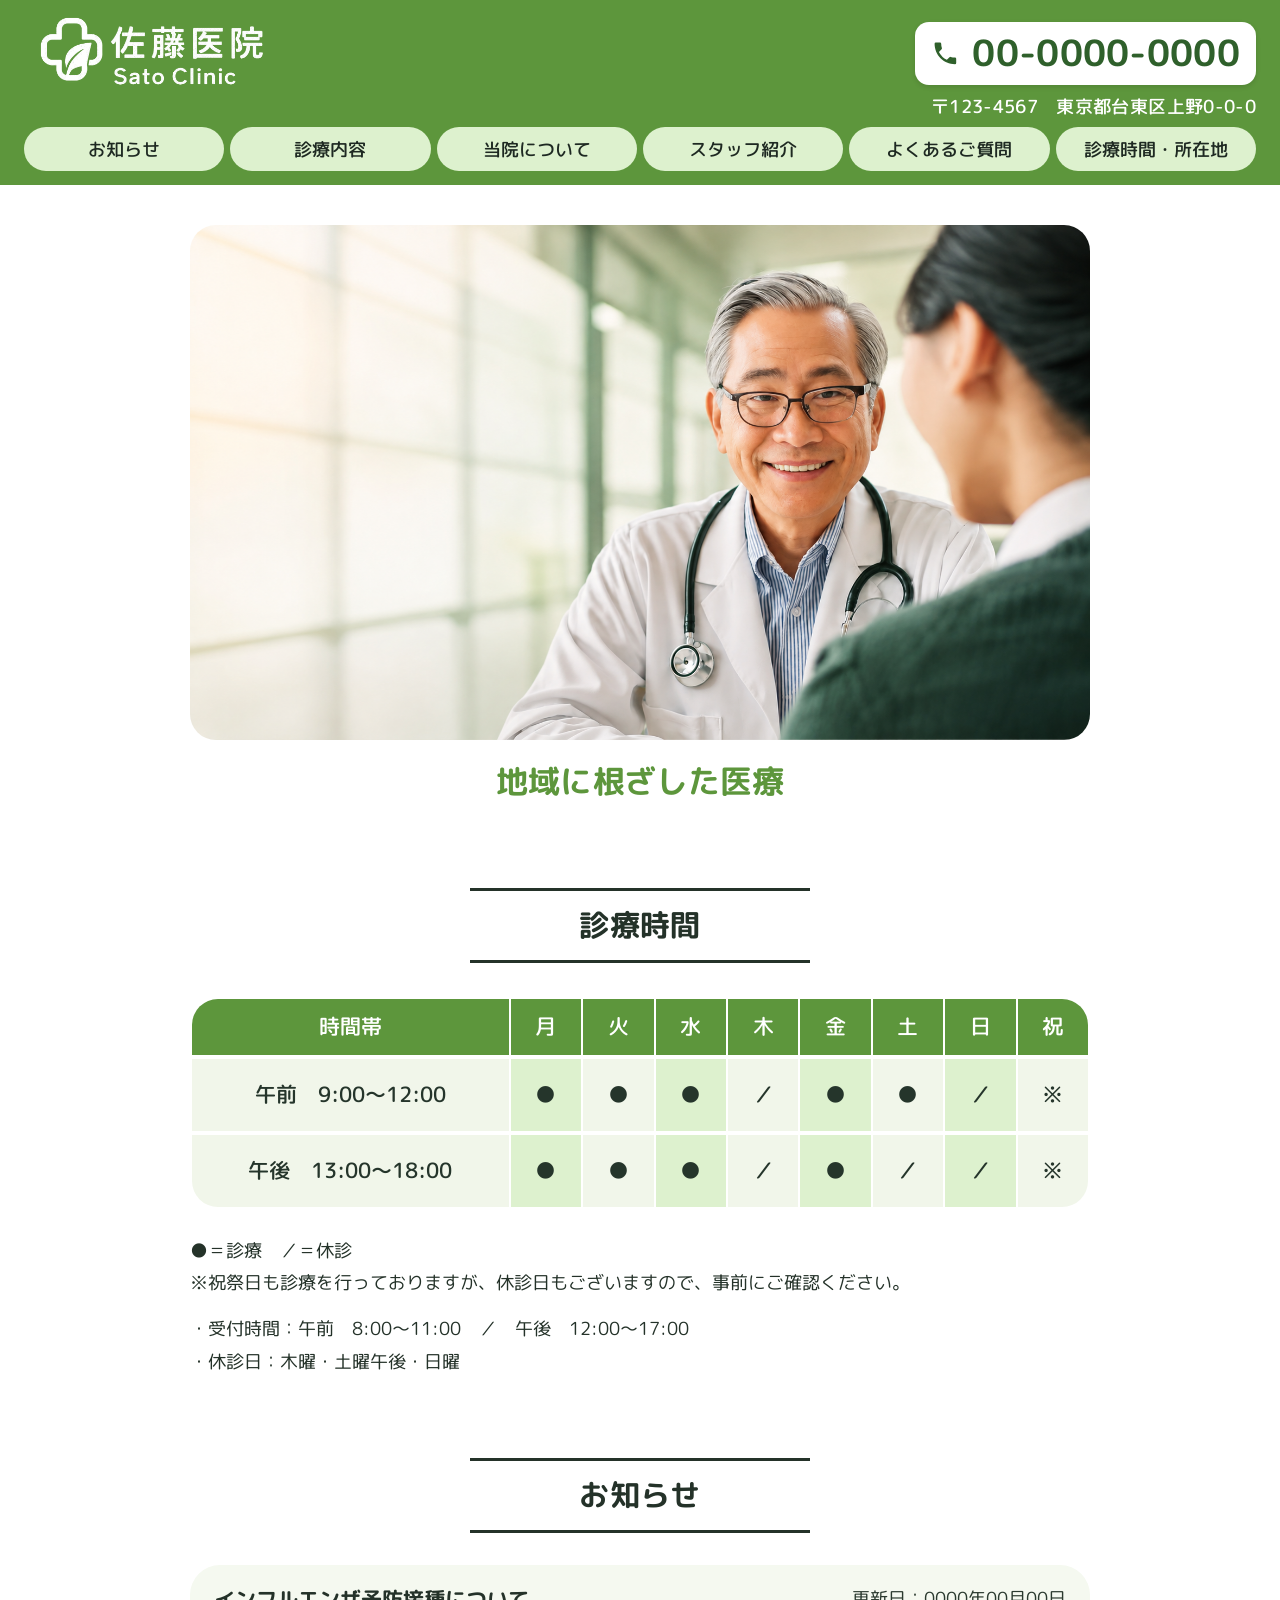
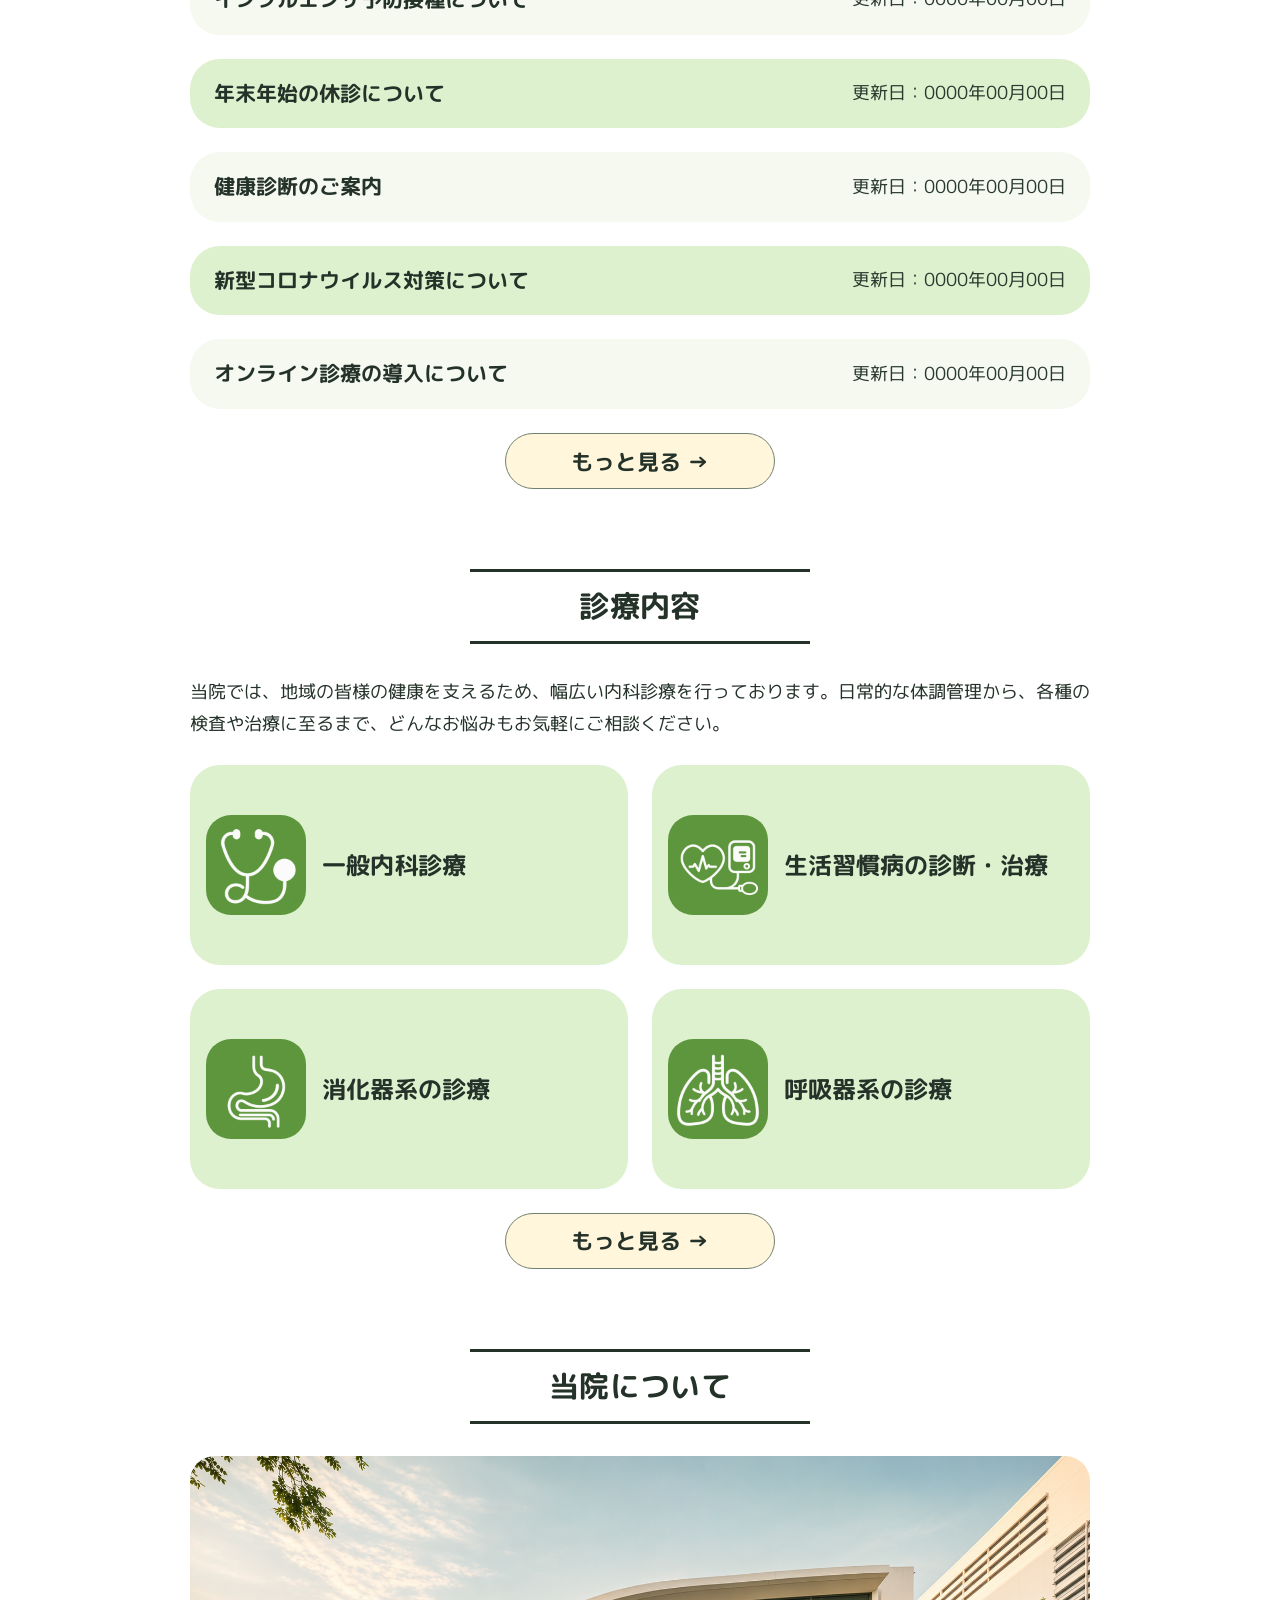
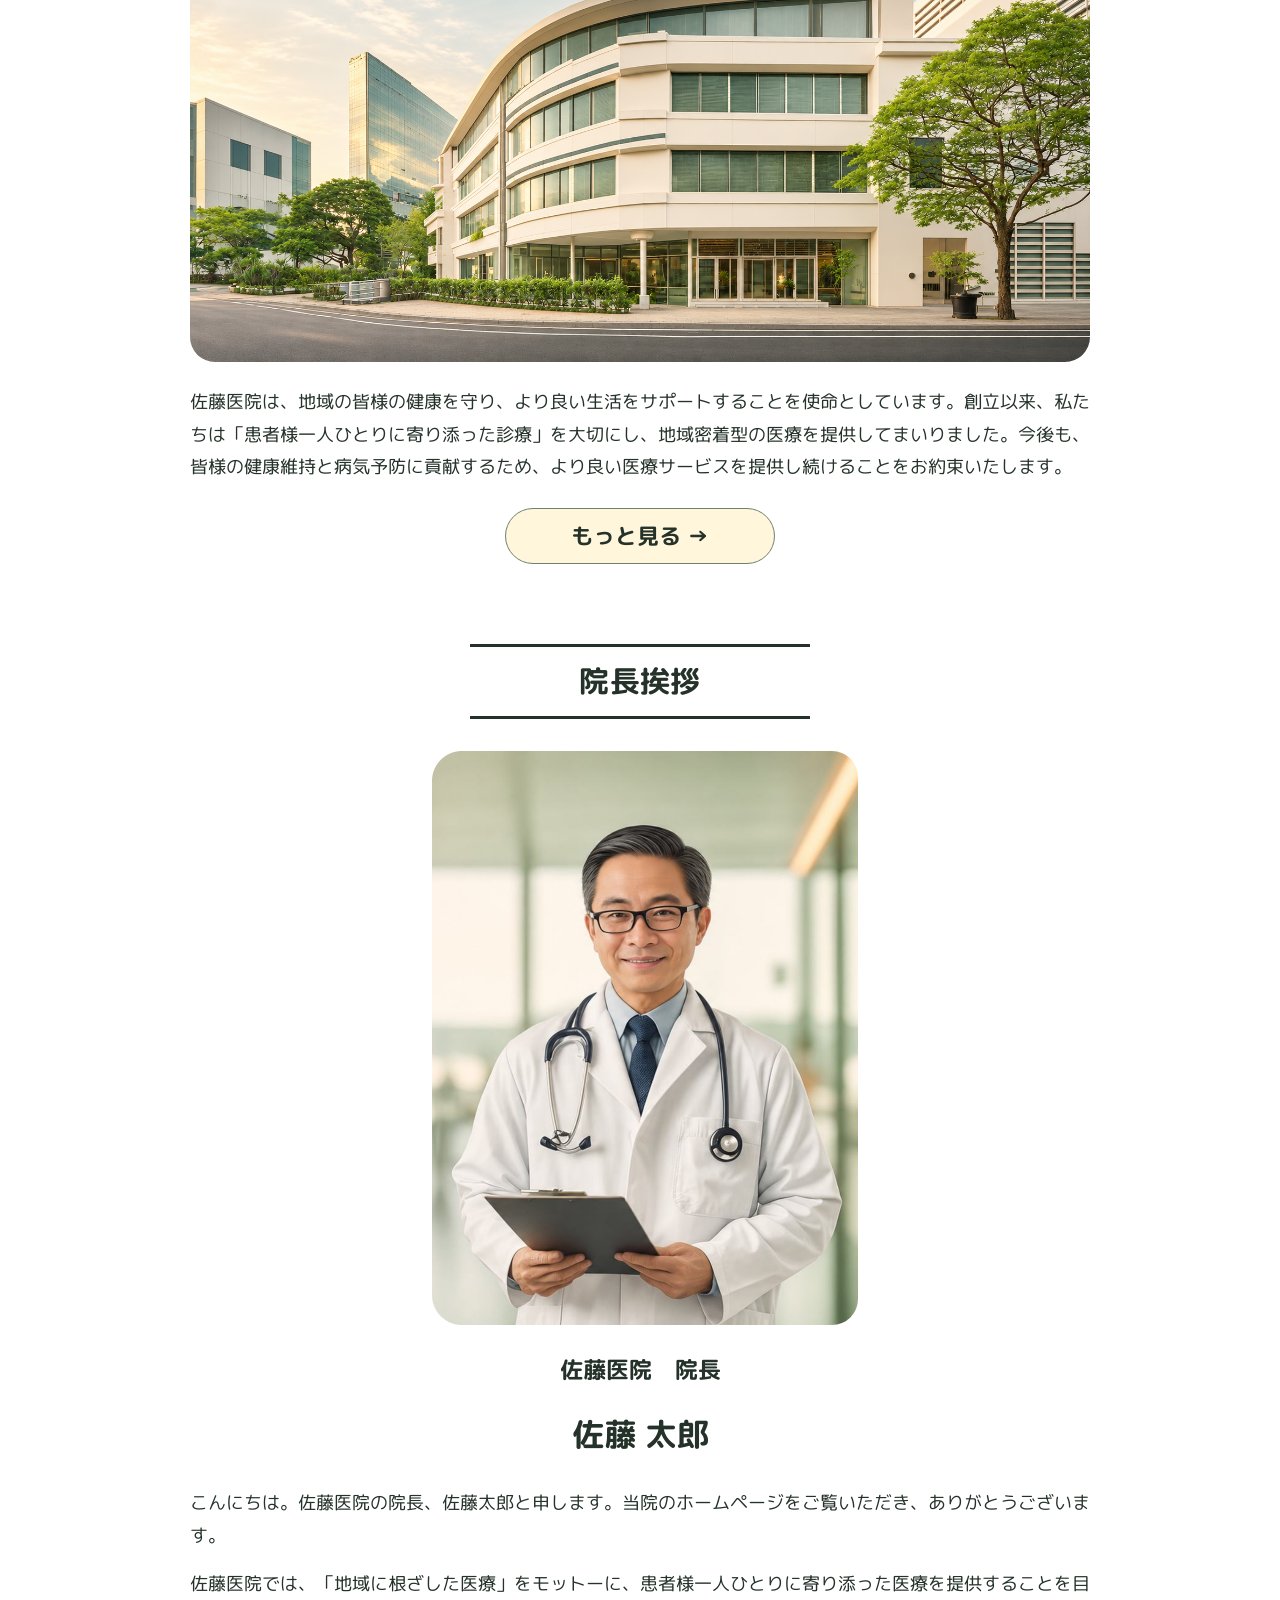
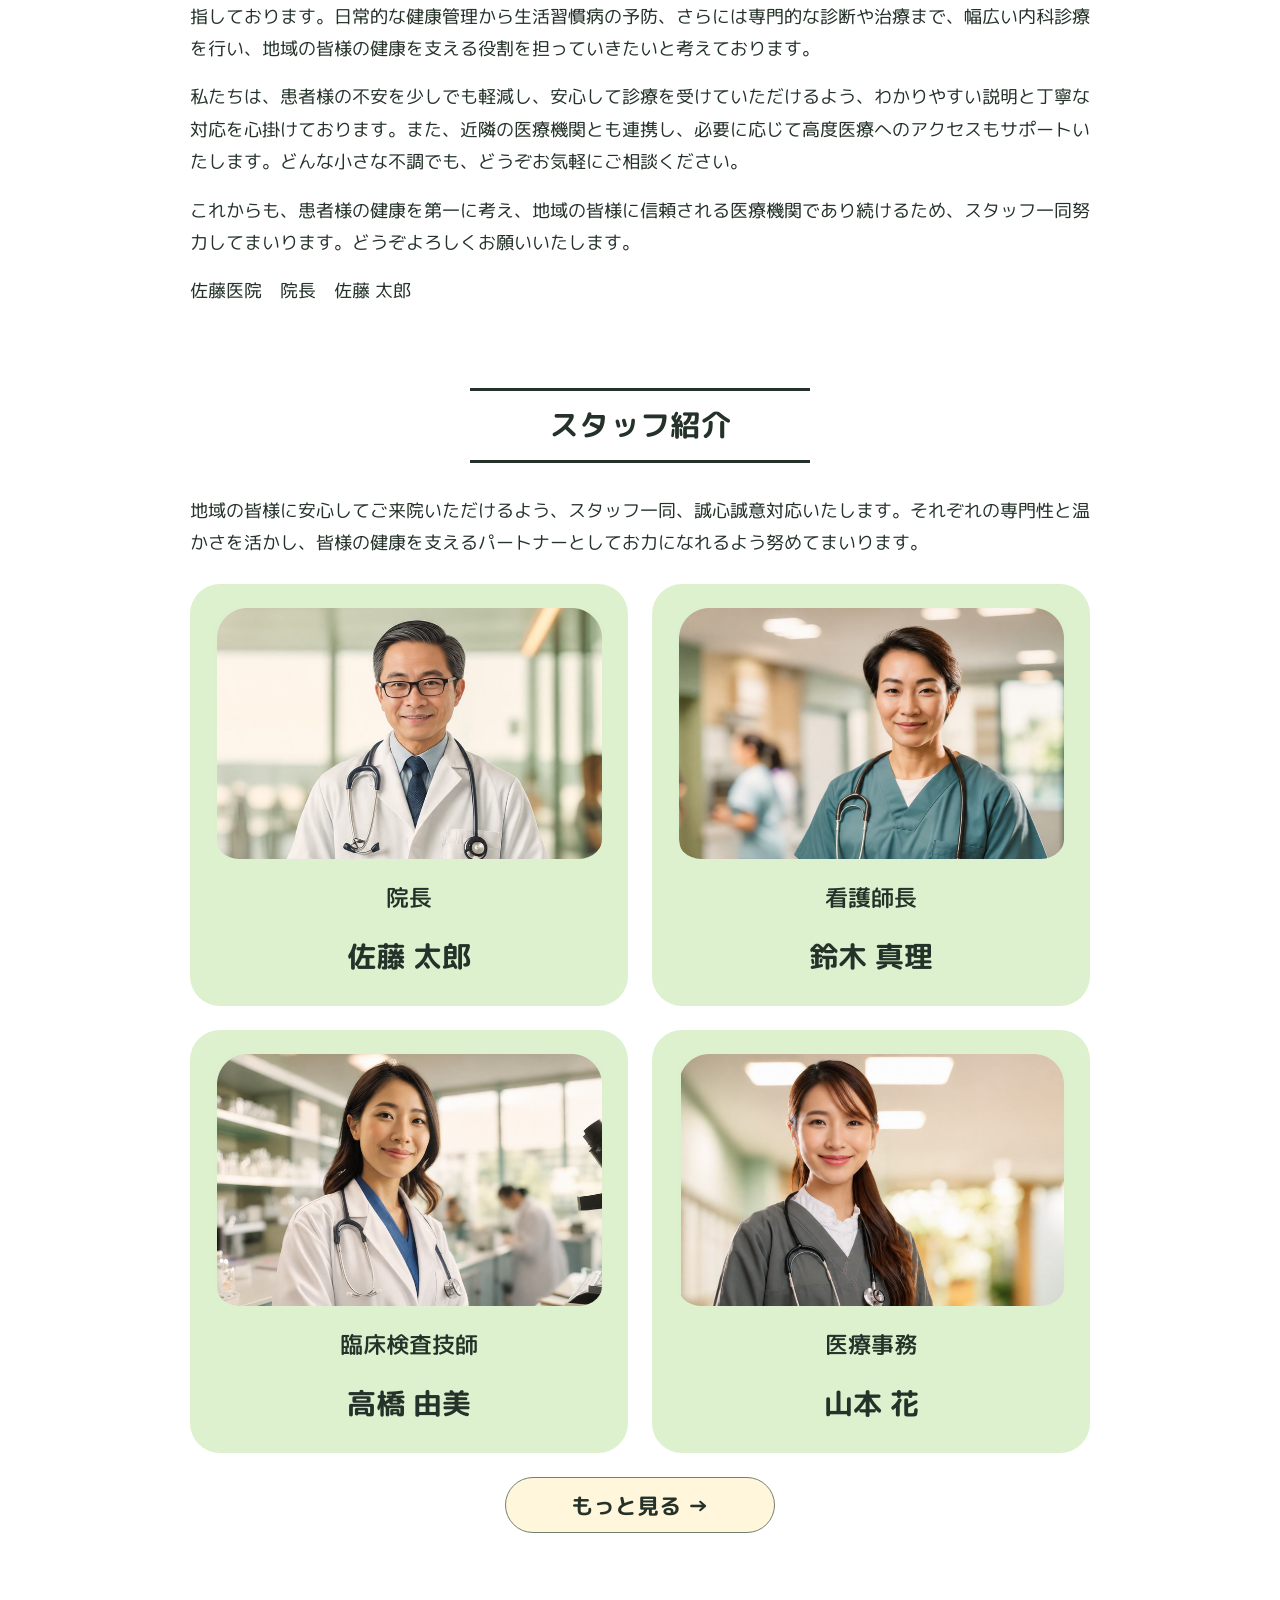
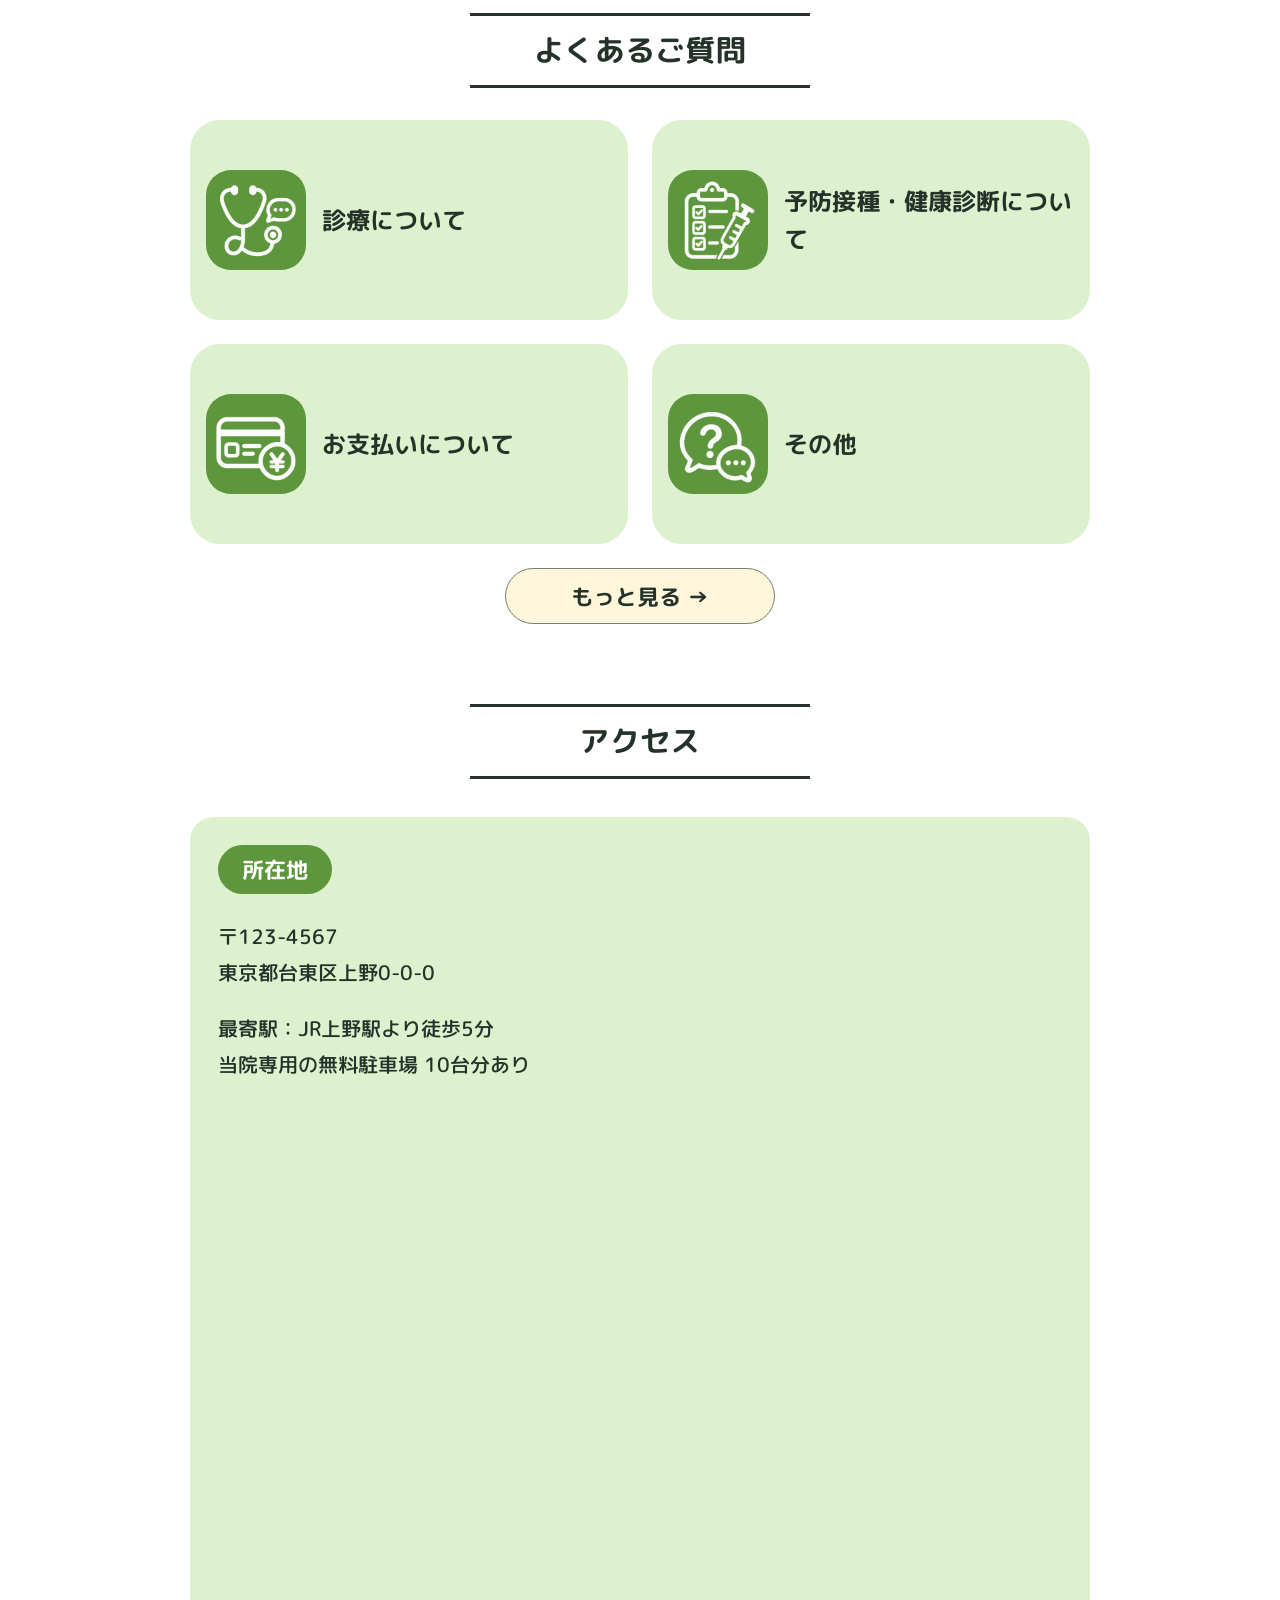
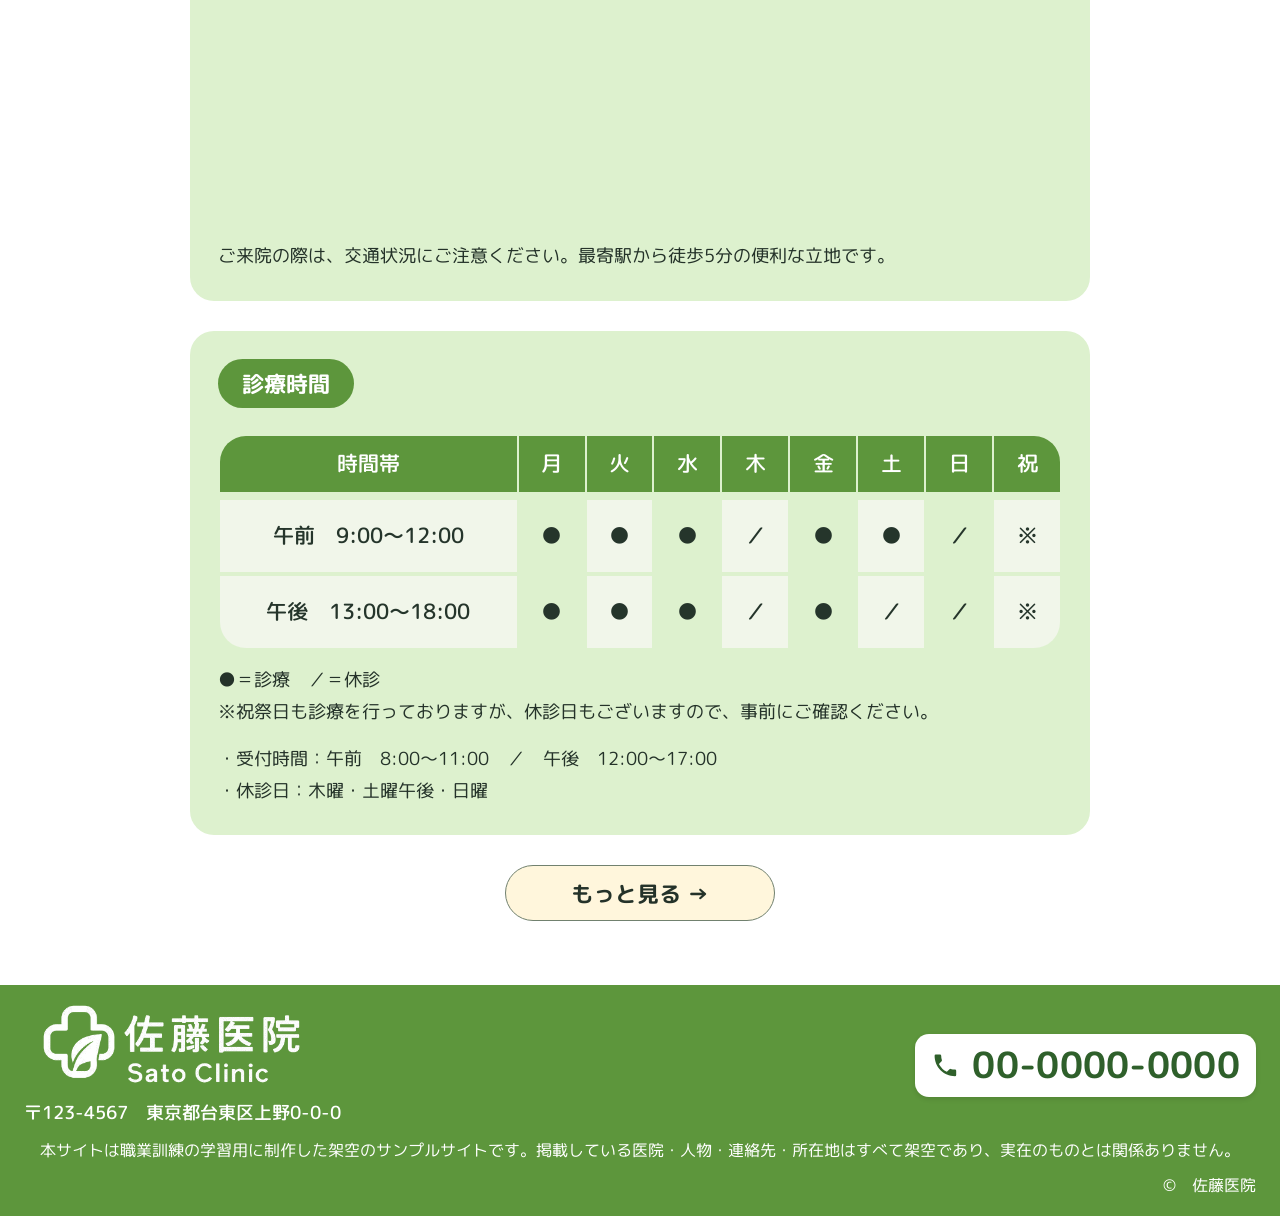
<file: index.html>
<!doctype html>
<html lang="ja">
  <head>
    <meta name="robots" content="noindex, nofollow">
    <meta charset="utf-8">
    <meta name="viewport" content="width=device-width, initial-scale=1">
    <title>トップページ | 佐藤医院</title>
    <meta name="description" content="佐藤医院のご案内。地域に根ざした医療をお届けします。">
    <link rel="preconnect" href="https://fonts.googleapis.com">
    <link rel="preconnect" href="https://fonts.gstatic.com" crossorigin>
    <link
      href="https://fonts.googleapis.com/css2?family=M+PLUS+Rounded+1c:wght@400;500;700&display=swap"
      rel="stylesheet"
    >
    <link rel="stylesheet" href="./css/style.css">
    <!-- 変更: PC用レイアウトを共通装飾の後に読み込み、将来の画面幅別指定を追加しやすくする。 -->
    <!-- 変更: トップページのセクション間隔をdesktop.cssのhome各項目と画面幅別の.home-main指定で拡張。 -->
    <link rel="stylesheet" href="./css/desktop.css">
  </head>
  <body class="home-page">
    <div class="site-frame">
      <header class="site-header">
        <!-- 変更: ロゴと連絡先は横並びを基本に、収まらない幅では折り返して重なりを防ぐ。 -->
        <div class="header-info">
          <a href="index.html" aria-label="佐藤医院 トップページ"><img src="./assets/logo.png" class="header-logo" alt="佐藤医院 Sato Clinic"></a>
          <!-- 変更: PCでは電話と住所をまとめ、スマホでは電話アイコンのみ表示する。 -->
          <div class="header-contact">
            <!-- 変更: 白い角丸の電話ボタン全体から電話をかけられるようにする。 -->
            <a class="header-phone" href="tel:0000000000" aria-label="電話をかける 00-0000-0000">
              <svg class="header-phone-icon" xmlns="http://www.w3.org/2000/svg" viewBox="0 0 24 24" fill="currentColor" aria-hidden="true" focusable="false">
                <path d="M6.62 10.79a15.05 15.05 0 0 0 6.59 6.59l2.2-2.2a1 1 0 0 1 1.02-.24c1.12.37 2.33.57 3.57.57a1 1 0 0 1 1 1V20a1 1 0 0 1-1 1C10.61 21 3 13.39 3 4a1 1 0 0 1 1-1h3.5a1 1 0 0 1 1 1c0 1.25.2 2.45.57 3.57a1 1 0 0 1-.25 1.02l-2.2 2.2Z"/>
              </svg>
              <span>00-0000-0000</span>
            </a>
            <!-- 変更: PCの郵便番号と住所は従来の全角スペースで横に並べ、スマホでは非表示にする。 -->
            <div class="header-address"><span class="header-postal">〒123-4567</span><span class="header-address-separator">　</span><span class="header-street">東京都台東区上野0-0-0</span></div>
          </div>
          <!-- 変更: スクロール後だけ表示し、既存の6項目を開閉する。 -->
          <button class="header-menu" type="button" aria-controls="main-navigation" aria-expanded="false" hidden>
            <span aria-hidden="true">☰</span> メニュー
          </button>
        </div>
        <!-- 変更: 768px以下は3列×2行。スクロール後は共通スクリプトで開閉する。 -->
        <nav id="main-navigation" class="site-nav" aria-label="メインナビゲーション">
          <a href="news.html">お知らせ</a>
          <a href="services.html">診療内容</a>
          <a href="about.html">当院について</a>
          <a href="staff.html">スタッフ紹介</a>
          <a href="faq.html">よくあるご質問</a>
          <a href="access.html"><span>診療時間<wbr>・所在地</span></a>
        </nav>
      </header>
      <main class="page-main home-main">
        <h1 class="sr-only">佐藤医院 トップページ</h1>
        <section class="block home-hero" >
          <img
            src="./assets/hero-consultation.png"
            class="hero-image home-hero-image"
            alt="医師が笑顔で相談を受ける様子"
          >
          <h2 class="home-hero-title"
          >地域に根ざした医療</h2>
        </section>
        <h2 class="block title-rule home-hours-title" >診療時間</h2>
        <table class="block hours-table home-hours-table" >
          <thead>
            <tr>
              <th>時間帯</th>
              <th>月</th>
              <th>火</th>
              <th>水</th>
              <th>木</th>
              <th>金</th>
              <th>土</th>
              <th>日</th>
              <th>祝</th>
            </tr>
          </thead>
          <tbody>
            <tr>
              <td>午前　9:00〜12:00</td>
              <td>●</td>
              <td>●</td>
              <td>●</td>
              <td>／</td>
              <td>●</td>
              <td>●</td>
              <td>／</td>
              <td>※</td>
            </tr>
            <tr>
              <td>午後　13:00〜18:00</td>
              <td>●</td>
              <td>●</td>
              <td>●</td>
              <td>／</td>
              <td>●</td>
              <td>／</td>
              <td>／</td>
              <td>※</td>
            </tr>
          </tbody>
        </table>
        <div class="block hours-notes home-hours-notes" >●＝診療　／＝休診<br>※祝祭日も診療を行っておりますが、休診日もございますので、事前にご確認ください。<br><span class="break"></span>・受付時間：午前　8:00〜11:00　／　午後　12:00〜17:00<br>・休診日：木曜・土曜午後・日曜</div>
        <h2 class="block title-rule home-news-title" >お知らせ</h2>
        <!-- 変更: 同じ枠内にタイトルと更新日を配置。日付はjs/news-dates.jsで記事ごとに共通管理する。 -->
        <a
          class="block news-row panel-soft home-news-1"
          href="news.html#influenza"
        >
          <span class="news-row-title">インフルエンザ予防接種について</span>
          <span class="news-updated" data-news-id="influenza">更新日：0000年00月00日</span>
        </a>
        <a
          class="block news-row panel home-news-2"
          href="news.html#new-year"
        >
          <span class="news-row-title">年末年始の休診について</span>
          <span class="news-updated" data-news-id="new-year">更新日：0000年00月00日</span>
        </a>
        <a
          class="block news-row panel-soft home-news-3"
          href="news.html#checkup"
        >
          <span class="news-row-title">健康診断のご案内</span>
          <span class="news-updated" data-news-id="checkup">更新日：0000年00月00日</span>
        </a>
        <a
          class="block news-row panel home-news-4"
          href="news.html#covid"
        >
          <span class="news-row-title">新型コロナウイルス対策について</span>
          <span class="news-updated" data-news-id="covid">更新日：0000年00月00日</span>
        </a>
        <a
          class="block news-row panel-soft home-news-5"
          href="news.html#online"
        >
          <span class="news-row-title">オンライン診療の導入について</span>
          <span class="news-updated" data-news-id="online">更新日：0000年00月00日</span>
        </a>
        <a class="block more-link home-news-more" href="news.html">もっと見る →</a>
        <h2 class="block title-rule home-services-title" >診療内容</h2>
        <div class="block copy home-services-intro" >
          <p>当院では、地域の皆様の健康を支えるため、幅広い内科診療を行っております。日常的な体調管理から、各種の検査や治療に至るまで、どんなお悩みもお気軽にご相談ください。</p>
        </div>
        <!-- 変更: 診療内容の4枚をまとめ、700px以上は2列、狭い画面は1列で読みやすさを保つ。 -->
        <div class="home-services-cards">
          <a
            class="block home-tile panel home-service-1"
            href="services.html#service-1"
          >
            <span class="icon-tile"><img src="./assets/icon-medical.png" alt="" class="" ></span>
            <h3>一般内科診療</h3>
          </a>
          <a
            class="block home-tile panel home-service-2"
            href="services.html#service-2"
          >
            <span class="icon-tile"><img src="./assets/icon-lifestyle.png" alt="" class="" ></span>
            <h3>生活習慣病の診断・治療</h3>
          </a>
          <a
            class="block home-tile panel home-service-3"
            href="services.html#service-3"
          >
            <span class="icon-tile"><img src="./assets/icon-stomach.png" alt="" class="" ></span>
            <h3>消化器系の診療</h3>
          </a>
          <a
            class="block home-tile panel home-service-4"
            href="services.html#service-4"
          >
            <span class="icon-tile"><img src="./assets/icon-lungs.png" alt="" class="" ></span>
            <h3>呼吸器系の診療</h3>
          </a>
        </div>
        <a class="block more-link home-services-more" href="services.html">もっと見る →</a>
        <h2 class="block title-rule home-about-title" >当院について</h2>
        <img
          class="block cover-image home-exterior"
          src="./assets/clinic-exterior.png"
          alt="佐藤医院の外観"
        >
        </img>
        <div class="block copy home-about-copy" >
          <p>佐藤医院は、地域の皆様の健康を守り、より良い生活をサポートすることを使命としています。創立以来、私たちは「患者様一人ひとりに寄り添った診療」を大切にし、地域密着型の医療を提供してまいりました。今後も、皆様の健康維持と病気予防に貢献するため、より良い医療サービスを提供し続けることをお約束いたします。</p>
        </div>
        <a class="block more-link home-about-more" href="about.html">もっと見る →</a>
        <h2 class="block title-rule home-greeting-title" >院長挨拶</h2>
        <img
          class="block staff-photo home-director-photo"
          src="./assets/figma-home-greeting.png"
          alt="佐藤医院 院長"
        >
        </img>
        <div class="block copy home-director-caption" >
          <p class="home-director-role">佐藤医院　院長</p>
          <p class="home-director-name">佐藤 太郎</p>
        </div>
        <div class="block copy home-greeting-copy" >
          <p>こんにちは。佐藤医院の院長、佐藤太郎と申します。当院のホームページをご覧いただき、ありがとうございます。</p>
          <p>佐藤医院では、「地域に根ざした医療」をモットーに、患者様一人ひとりに寄り添った医療を提供することを目指しております。日常的な健康管理から生活習慣病の予防、さらには専門的な診断や治療まで、幅広い内科診療を行い、地域の皆様の健康を支える役割を担っていきたいと考えております。</p>
          <p>私たちは、患者様の不安を少しでも軽減し、安心して診療を受けていただけるよう、わかりやすい説明と丁寧な対応を心掛けております。また、近隣の医療機関とも連携し、必要に応じて高度医療へのアクセスもサポートいたします。どんな小さな不調でも、どうぞお気軽にご相談ください。</p>
          <p>これからも、患者様の健康を第一に考え、地域の皆様に信頼される医療機関であり続けるため、スタッフ一同努力してまいります。どうぞよろしくお願いいたします。</p>
          <p>佐藤医院　院長　佐藤 太郎</p>
        </div>
        <h2 class="block title-rule home-staff-title" >スタッフ紹介</h2>
        <div class="block copy home-staff-intro" >
          <p>地域の皆様に安心してご来院いただけるよう、スタッフ一同、誠心誠意対応いたします。それぞれの専門性と温かさを活かし、皆様の健康を支えるパートナーとしてお力になれるよう努めてまいります。</p>
        </div>
        <!-- 変更: スタッフの4枚をまとめ、700px以上は2列、狭い画面は1列にして写真の幅を確保する。 -->
        <div class="home-staff-cards">
          <a class="block panel home-doctor-card" href="staff.html">
            <div class="home-staff-card-body">
              <img class="home-staff-card-image"
                src="./assets/figma-home-staff-doctor.png"
                alt="院長 佐藤 太郎"
              >
              <p class="home-staff-card-role">院長</p>
              <h3 class="home-staff-card-name">佐藤 太郎</h3>
            </div>
          </a>
          <a class="block panel home-nurse-card" href="staff.html">
            <div class="home-staff-card-body">
              <img class="home-staff-card-image"
                src="./assets/figma-home-staff-nurse.png"
                alt="看護師長 鈴木 真理"
              >
              <p class="home-staff-card-role">看護師長</p>
              <h3 class="home-staff-card-name">鈴木 真理</h3>
            </div>
          </a>
          <a class="block panel home-lab-card" href="staff.html">
            <div class="home-staff-card-body">
              <img class="home-staff-card-image"
                src="./assets/figma-home-staff-lab.png"
                alt="臨床検査技師 高橋 由美"
              >
              <p class="home-staff-card-role">臨床検査技師</p>
              <h3 class="home-staff-card-name">高橋 由美</h3>
            </div>
          </a>
          <a class="block panel home-admin-card" href="staff.html">
            <div class="home-staff-card-body">
              <img class="home-staff-card-image"
                src="./assets/figma-home-staff-admin.png"
                alt="医療事務 山本 花"
              >
              <p class="home-staff-card-role">医療事務</p>
              <h3 class="home-staff-card-name">山本 花</h3>
            </div>
          </a>
        </div>
        <a class="block more-link home-staff-more" href="staff.html">もっと見る →</a>
        <h2 class="block title-rule home-faq-title" >よくあるご質問</h2>
        <!-- 変更: FAQの4枚をまとめ、700px以上は2列、狭い画面は1列にして長い見出しを自然に改行する。 -->
        <div class="home-faq-categories">
          <a
            class="block home-tile panel home-faq-consultation"
            href="faq.html#consultation"
          >
            <span class="icon-tile"><img src="./assets/icon-faq-medical.png" alt="" class="" ></span>
            <h3>診療について</h3>
          </a>
          <a
            class="block home-tile panel home-faq-vaccination"
            href="faq.html#vaccination"
          >
            <span class="icon-tile"><img src="./assets/icon-checkup.png" alt="" class="" ></span>
            <h3>予防接種・健康診断について</h3>
          </a>
          <a
            class="block home-tile panel home-faq-payments"
            href="faq.html#payments"
          >
            <span class="icon-tile"><img src="./assets/icon-payment.png" alt="" class="" ></span>
            <h3>お支払いについて</h3>
          </a>
          <a
            class="block home-tile panel home-faq-other"
            href="faq.html#other"
          >
            <span class="icon-tile"><img src="./assets/icon-question.png" alt="" class="" ></span>
            <h3>その他</h3>
          </a>
        </div>
        <a class="block more-link home-faq-more" href="faq.html">もっと見る →</a>
        <section class="home-access-summary" id="access" aria-labelledby="home-access-heading">
          <h2 class="title-rule home-access-title" id="home-access-heading">アクセス</h2>
        <section
          class="block access-panel location-card home-location"
        >
          <span class="access-label">所在地</span>
          <div class="access-intro">
            <p>〒123-4567<br>東京都台東区上野0-0-0</p>
            <p>最寄駅：JR上野駅より徒歩5分<br>当院専用の無料駐車場 10台分あり</p>
          </div>
          <!-- 変更：静止画像assets/map.pngを、提供された公式URLのGoogleマップに置換。
               拡大・縮小、移動、Googleマップ本体への移動ができるようにするため。
               仮表示はJR上野駅周辺とし、架空の医院の所在地やマーカーは設定しない。
               既存のaccess-mapクラスで位置と角丸を維持し、元の画像ファイルも残す。 -->
          <iframe
            class="access-map"
            src="https://www.google.com/maps/embed?pb=!1m18!1m12!1m3!1d1619.771466651248!2d139.77473880651127!3d35.71286369311565!2m3!1f0!2f0!3f0!3m2!1i1024!2i768!4f13.1!3m3!1m2!1s0x60188e9e93d3060b%3A0x6c89b36d7b4f9244!2z5LiK6YeO6aeF!5e0!3m2!1sja!2sjp!4v1794796729285!5m2!1sja!2sjp"
            title="JR上野駅周辺のGoogleマップ（仮表示・佐藤医院の所在地ではありません）"
            width="820"
            height="450"
            allowfullscreen
            loading="lazy"
            referrerpolicy="strict-origin-when-cross-origin"
          ></iframe>
          <p class="access-caption">ご来院の際は、交通状況にご注意ください。最寄駅から徒歩5分の便利な立地です。</p>
        </section>
          <section class="access-panel home-access-hours-card" aria-labelledby="home-access-hours-heading">
            <h3 class="access-label" id="home-access-hours-heading">診療時間</h3>
            <div class="home-access-table-scroll" role="region" aria-label="診療時間表（横にスクロールできます）" tabindex="0">
        <table class="hours-table">
          <caption class="sr-only">診療時間</caption>
          <thead>
            <tr>
              <th>時間帯</th>
              <th>月</th>
              <th>火</th>
              <th>水</th>
              <th>木</th>
              <th>金</th>
              <th>土</th>
              <th>日</th>
              <th>祝</th>
            </tr>
          </thead>
          <tbody>
            <tr>
              <td>午前　9:00〜12:00</td>
              <td>●</td>
              <td>●</td>
              <td>●</td>
              <td>／</td>
              <td>●</td>
              <td>●</td>
              <td>／</td>
              <td>※</td>
            </tr>
            <tr>
              <td>午後　13:00〜18:00</td>
              <td>●</td>
              <td>●</td>
              <td>●</td>
              <td>／</td>
              <td>●</td>
              <td>／</td>
              <td>／</td>
              <td>※</td>
            </tr>
          </tbody>
        </table>
            </div>
        <div class="hours-notes" >●＝診療　／＝休診<br>※祝祭日も診療を行っておりますが、休診日もございますので、事前にご確認ください。<br><span class="break"></span>・受付時間：午前　8:00〜11:00　／　午後　12:00〜17:00<br>・休診日：木曜・土曜午後・日曜</div>
          </section>
          <a class="more-link home-access-more" href="access.html">もっと見る →</a>
        </section>
      </main>
      <footer class="site-footer">
        <!-- 変更: ロゴと住所を縦にまとめた一塊と電話番号を、全画面幅で横一列に配置する。 -->
        <div class="footer-contact">
          <div class="footer-identity">
            <a href="index.html"><img src="./assets/logo.png" class="footer-logo" alt="佐藤医院 Sato Clinic"></a>
            <div class="footer-address">〒123-4567　東京都台東区上野0-0-0</div>
          </div>
          <!-- 変更: 「お電話」を受話器アイコンに変更。既存のクラスとリンクを残し、共通ポップアップを引き続き使う。 -->
          <a class="footer-tel" href="tel:0000000000" aria-label="電話番号 00-0000-0000">
            <svg class="footer-phone-icon" xmlns="http://www.w3.org/2000/svg" viewBox="0 0 24 24" fill="currentColor" aria-hidden="true" focusable="false">
              <path d="M6.62 10.79a15.05 15.05 0 0 0 6.59 6.59l2.2-2.2a1 1 0 0 1 1.02-.24c1.12.37 2.33.57 3.57.57a1 1 0 0 1 1 1V20a1 1 0 0 1-1 1C10.61 21 3 13.39 3 4a1 1 0 0 1 1-1h3.5a1 1 0 0 1 1 1c0 1.25.2 2.45.57 3.57a1 1 0 0 1-.25 1.02l-2.2 2.2Z"/>
            </svg>
            <strong>00-0000-0000</strong>
          </a>
        </div>
        <p class="training-disclaimer">本サイトは職業訓練の学習用に制作した架空のサンプルサイトです。掲載している医院・人物・連絡先・所在地はすべて架空であり、実在のものとは関係ありません。</p>
        <small class="copyright">©　佐藤医院</small>
      </footer>
    </div>
    <!-- 変更: 一覧・記事詳細で共通の日付設定を読み込む。 -->
    <script src="./js/news-dates.js"></script>
    <!-- 変更: 全ページ共通で、画面内に入った表示ブロックを一度だけフェードインさせる。 -->
    <script src="./js/scroll-reveal.js"></script>
    <!-- 変更: 電話ボタンの見た目を保ち、ヘッダーとフッター共通の電話ポップアップを追加する。 -->
    <script src="./js/phone-dialog.js"></script>
    <!-- 変更: 全ページ共通のスマホヘッダー切替とアンカー位置補正。 -->
    <script src="./js/header.js"></script>
  </body>
</html>
</file>
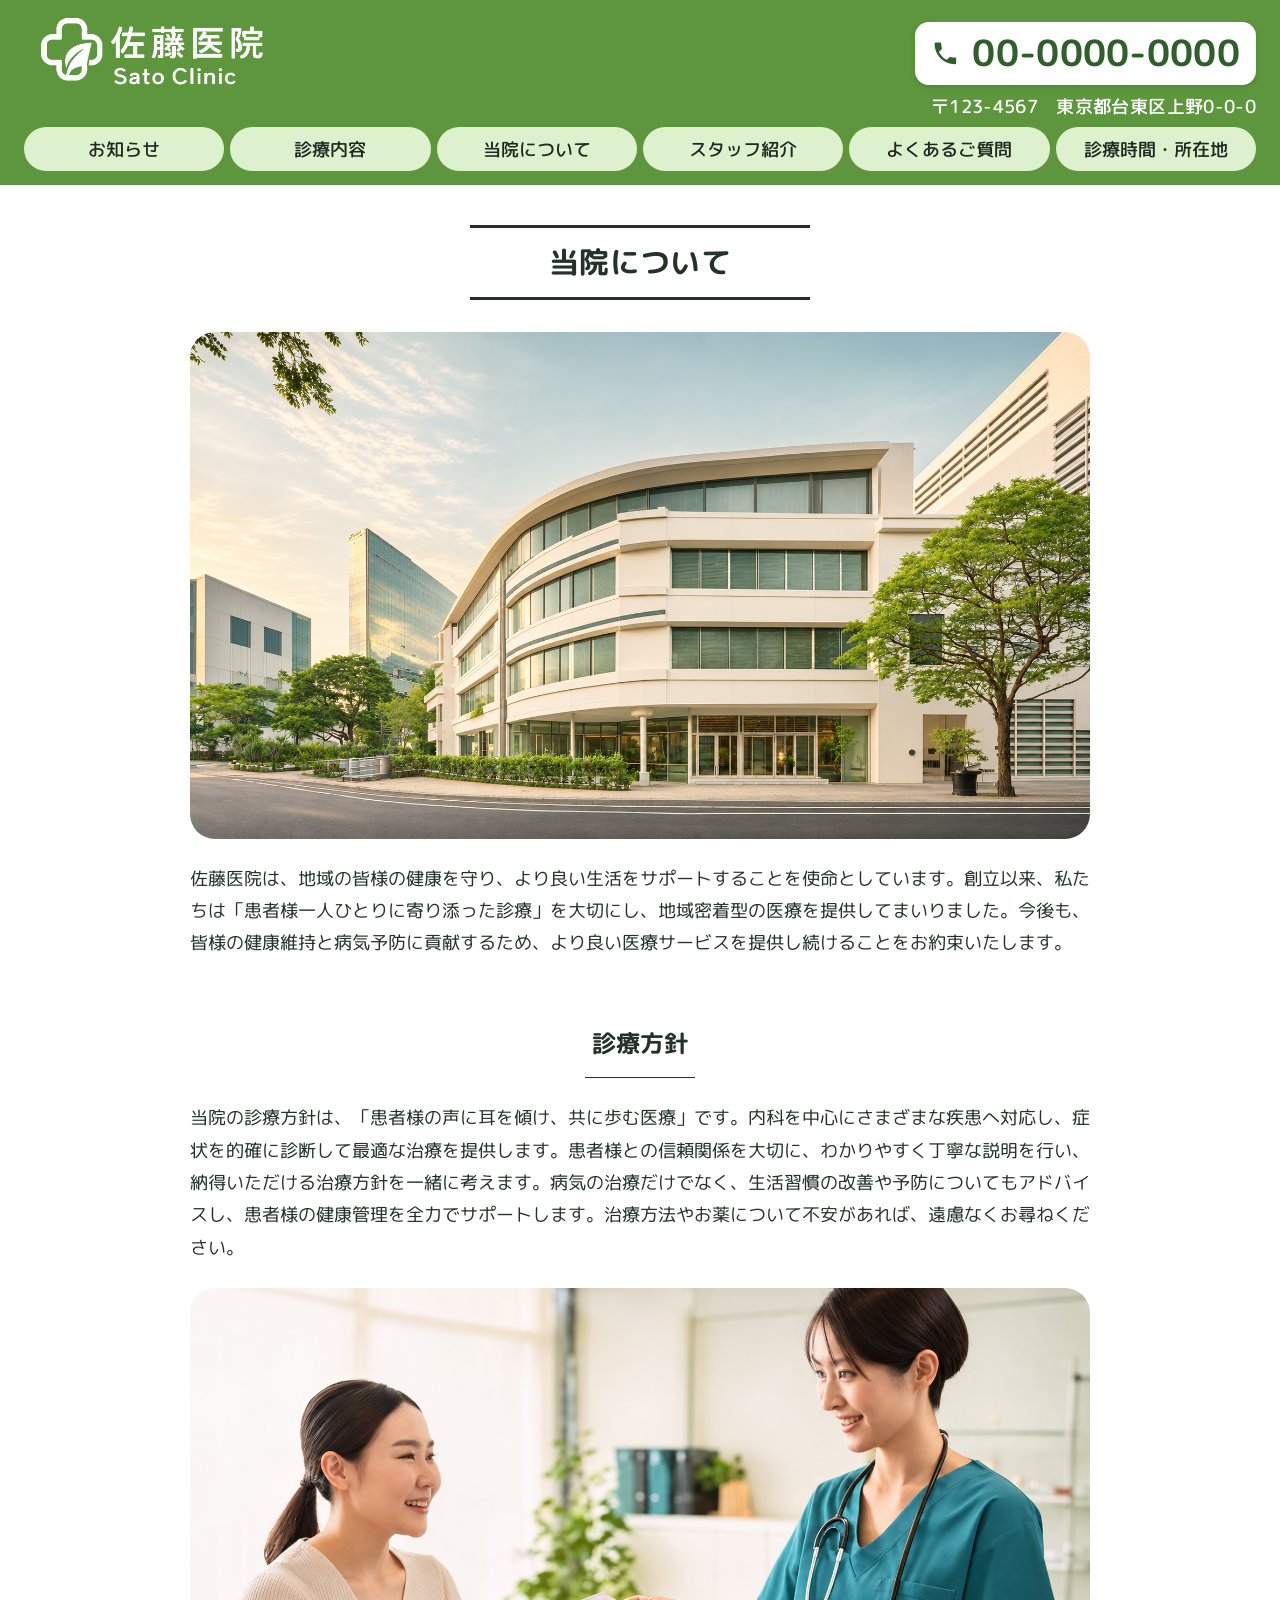
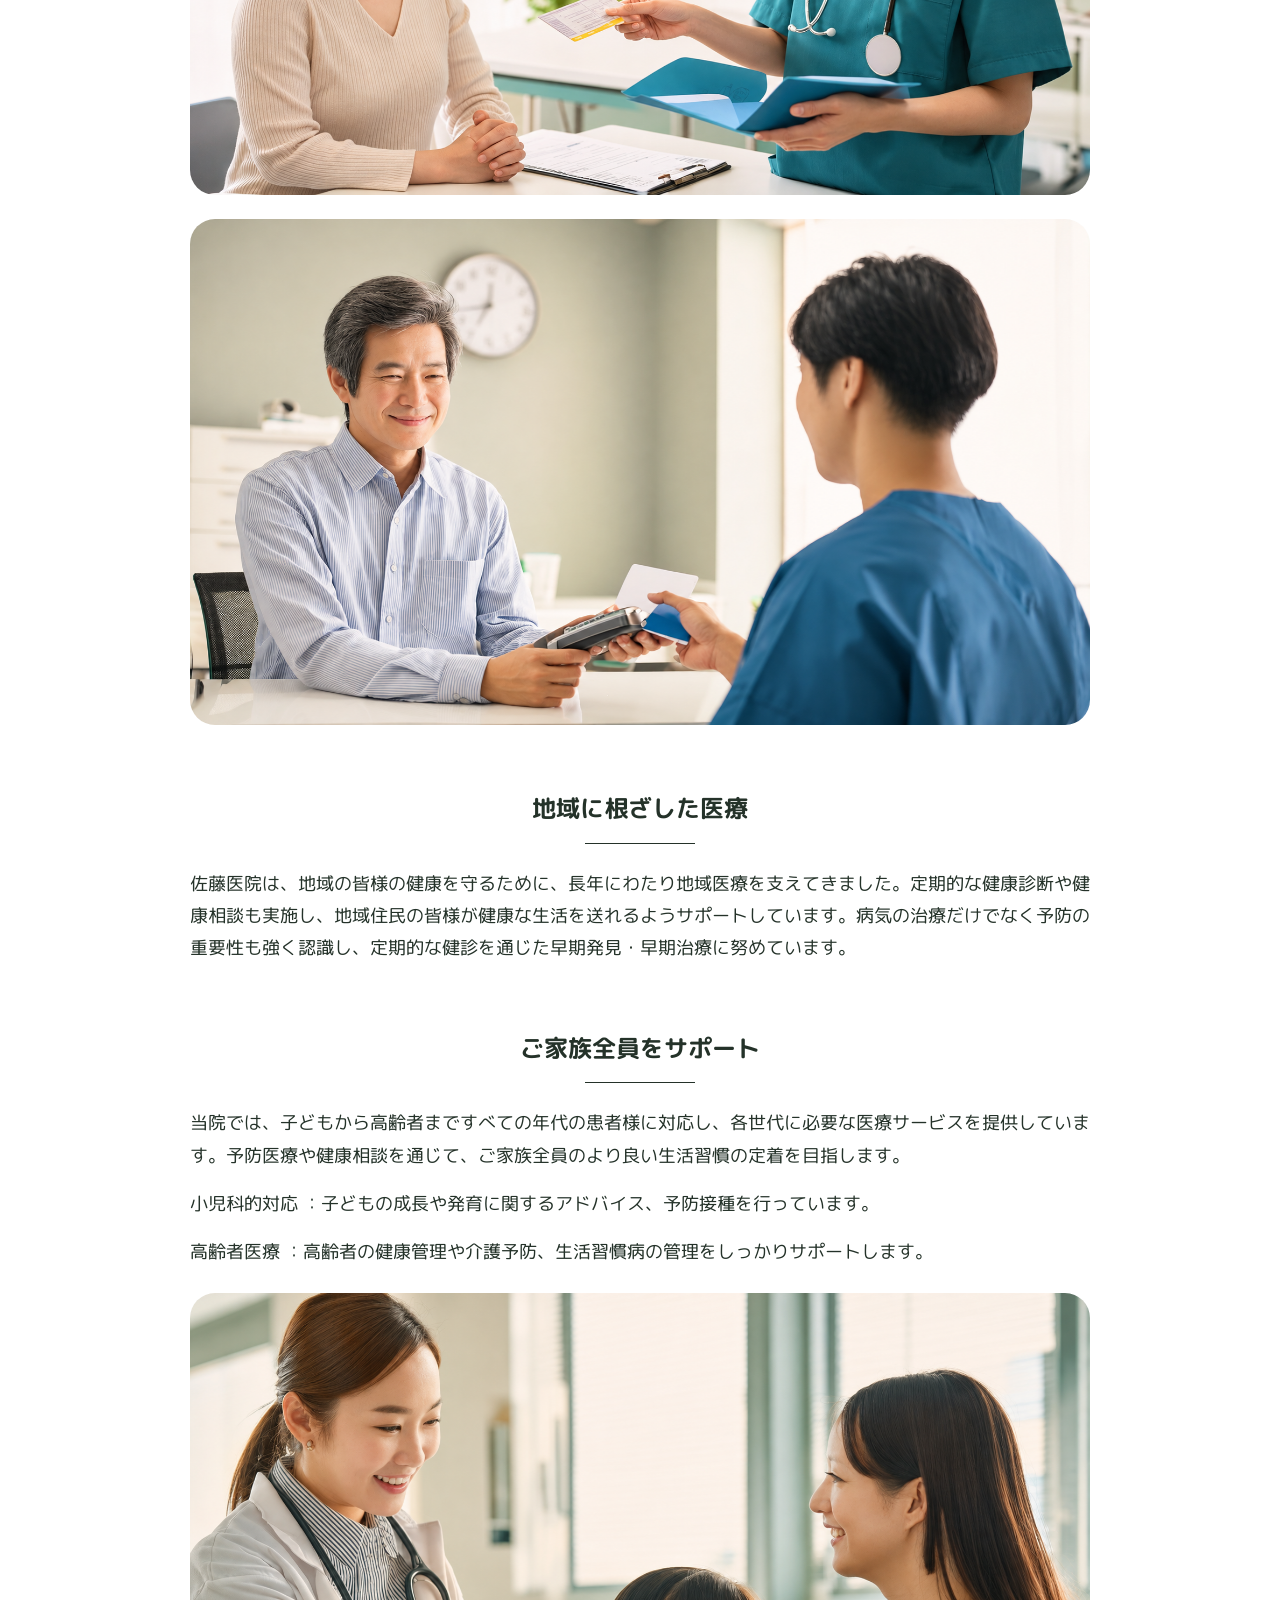
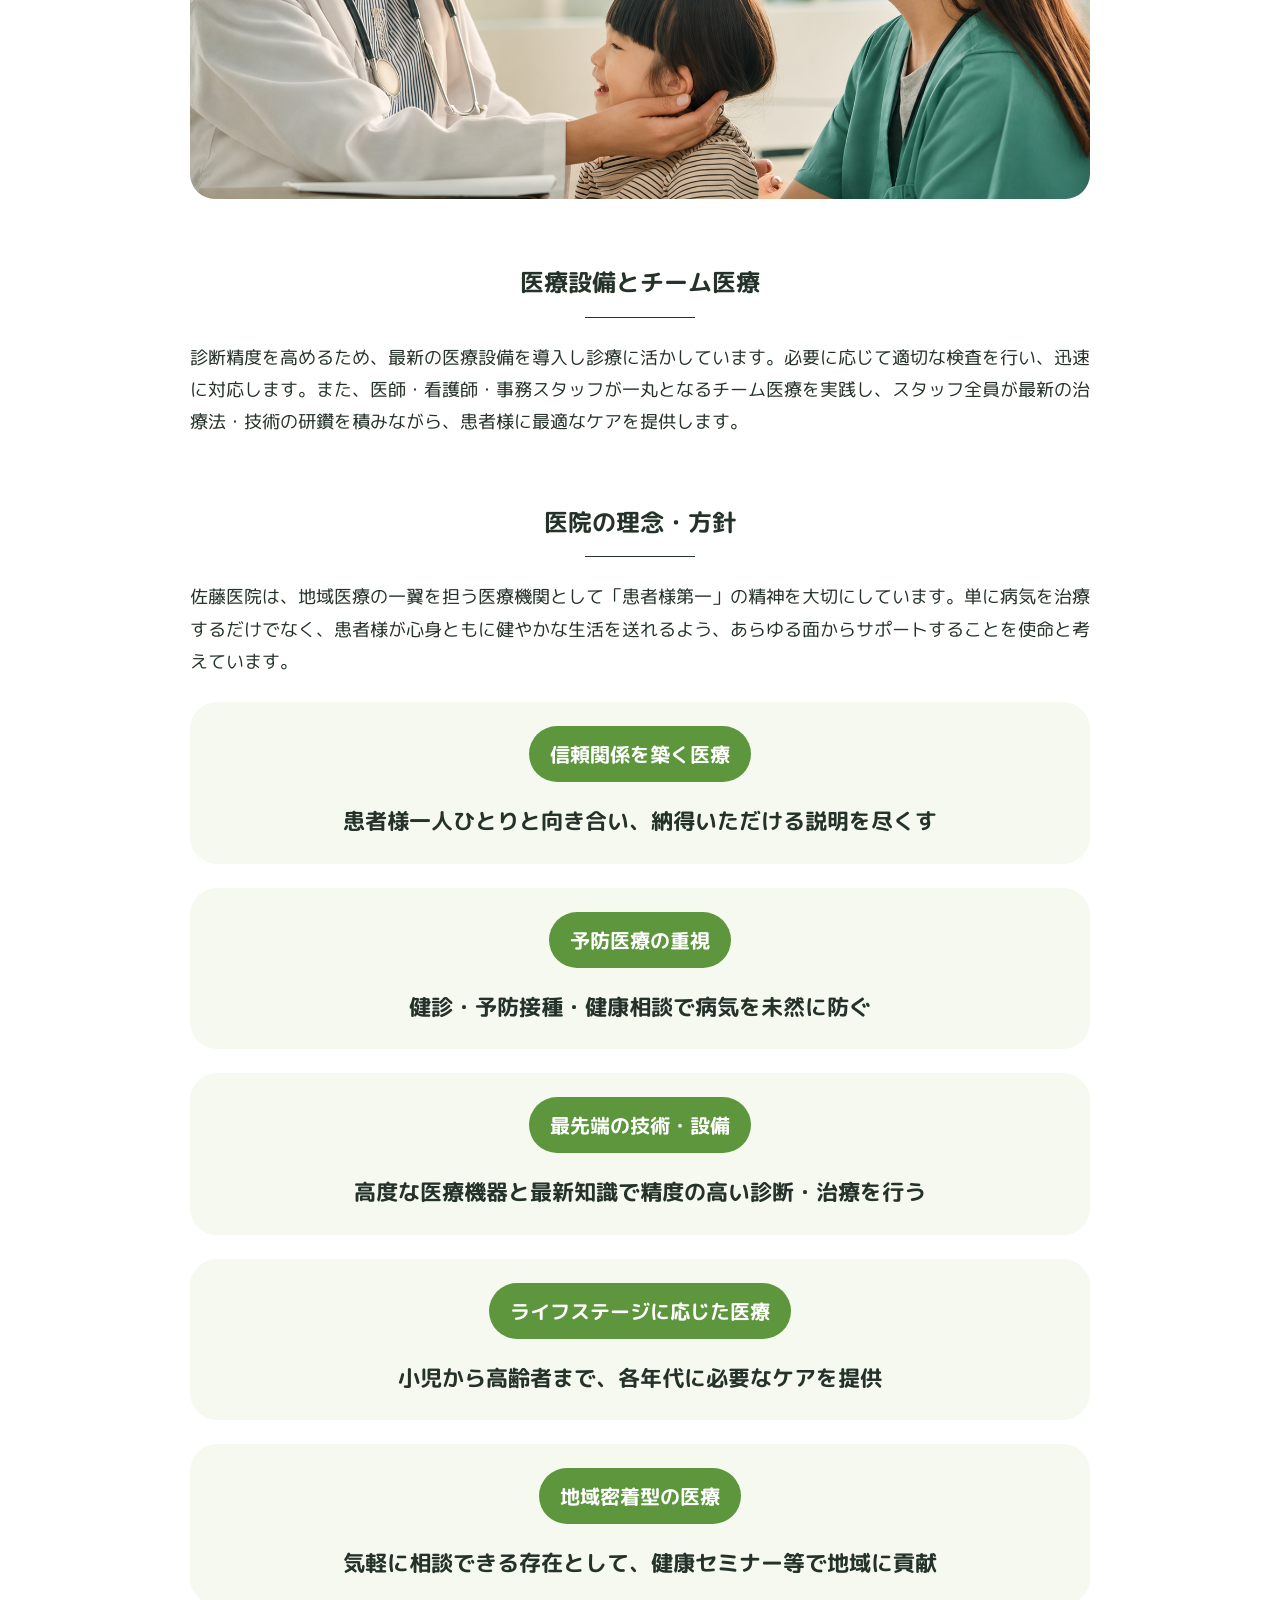
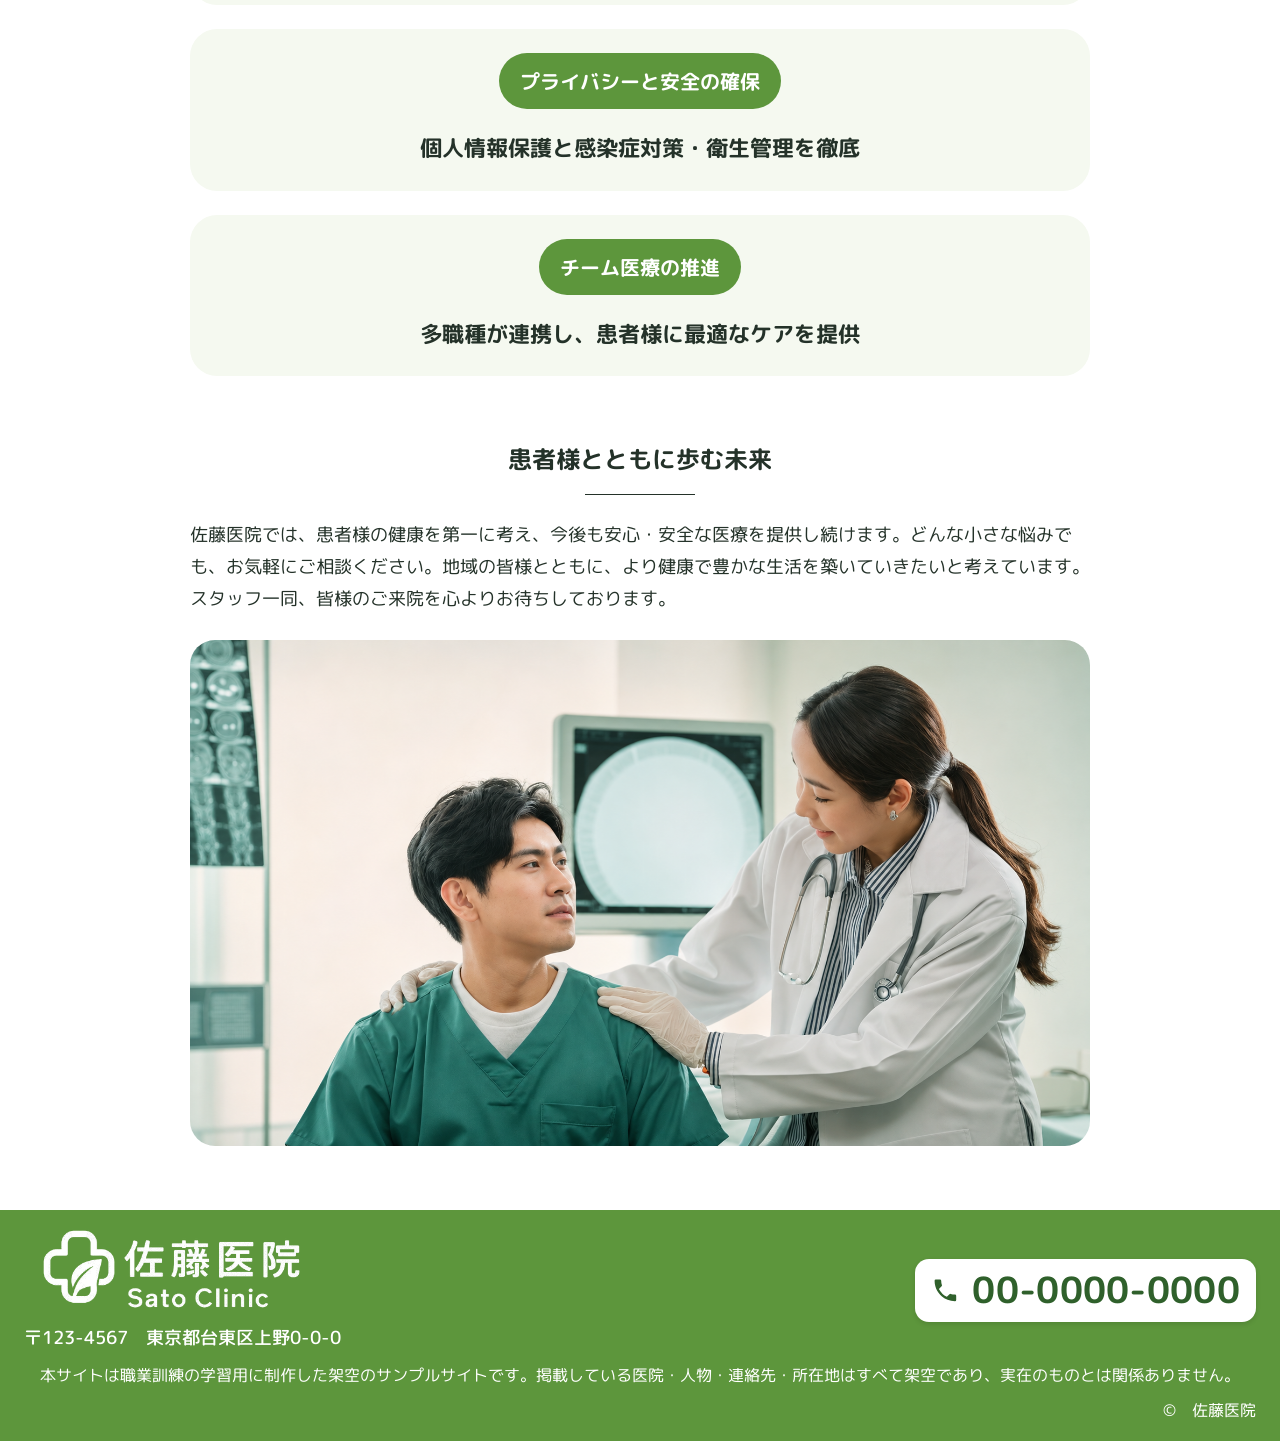
<file: about.html>
<!doctype html>
<html lang="ja">
  <head>
    <meta name="robots" content="noindex, nofollow">
    <meta charset="utf-8">
    <meta name="viewport" content="width=device-width, initial-scale=1">
    <title>当院について | 佐藤医院</title>
    <meta name="description" content="佐藤医院のご案内。地域に根ざした医療をお届けします。">
    <link rel="preconnect" href="https://fonts.googleapis.com">
    <link rel="preconnect" href="https://fonts.gstatic.com" crossorigin>
    <link
      href="https://fonts.googleapis.com/css2?family=M+PLUS+Rounded+1c:wght@400;500;700&display=swap"
      rel="stylesheet"
    >
    <link rel="stylesheet" href="./css/style.css">
    <!-- 変更: PC用レイアウトを共通装飾の後に読み込み、将来の画面幅別指定を追加しやすくする。 -->
    <link rel="stylesheet" href="./css/desktop.css">
  </head>
  <body>
    <div class="site-frame">
      <header class="site-header">
        <!-- 変更: ロゴと連絡先は横並びを基本に、収まらない幅では折り返して重なりを防ぐ。 -->
        <div class="header-info">
          <a href="index.html" aria-label="佐藤医院 トップページ"><img src="./assets/logo.png" class="header-logo" alt="佐藤医院 Sato Clinic"></a>
          <!-- 変更: PCでは電話と住所をまとめ、スマホでは電話アイコンのみ表示する。 -->
          <div class="header-contact">
            <!-- 変更: 白い角丸の電話ボタン全体から電話をかけられるようにする。 -->
            <a class="header-phone" href="tel:0000000000" aria-label="電話をかける 00-0000-0000">
              <svg class="header-phone-icon" xmlns="http://www.w3.org/2000/svg" viewBox="0 0 24 24" fill="currentColor" aria-hidden="true" focusable="false">
                <path d="M6.62 10.79a15.05 15.05 0 0 0 6.59 6.59l2.2-2.2a1 1 0 0 1 1.02-.24c1.12.37 2.33.57 3.57.57a1 1 0 0 1 1 1V20a1 1 0 0 1-1 1C10.61 21 3 13.39 3 4a1 1 0 0 1 1-1h3.5a1 1 0 0 1 1 1c0 1.25.2 2.45.57 3.57a1 1 0 0 1-.25 1.02l-2.2 2.2Z"/>
              </svg>
              <span>00-0000-0000</span>
            </a>
            <!-- 変更: PCの郵便番号と住所は従来の全角スペースで横に並べ、スマホでは非表示にする。 -->
            <div class="header-address"><span class="header-postal">〒123-4567</span><span class="header-address-separator">　</span><span class="header-street">東京都台東区上野0-0-0</span></div>
          </div>
          <!-- 変更: スクロール後だけ表示し、既存の6項目を開閉する。 -->
          <button class="header-menu" type="button" aria-controls="main-navigation" aria-expanded="false" hidden>
            <span aria-hidden="true">☰</span> メニュー
          </button>
        </div>
        <!-- 変更: 768px以下は3列×2行。スクロール後は共通スクリプトで開閉する。 -->
        <nav id="main-navigation" class="site-nav" aria-label="メインナビゲーション">
          <a href="news.html">お知らせ</a>
          <a href="services.html">診療内容</a>
          <a href="about.html">当院について</a>
          <a href="staff.html">スタッフ紹介</a>
          <a href="faq.html">よくあるご質問</a>
          <a href="access.html"><span>診療時間<wbr>・所在地</span></a>
        </nav>
      </header>
      <main class="page-main about-main">
        <h1 class="sr-only">佐藤医院 当院について</h1>
        <h2 class="block title-rule about-title" >当院について</h2>
        <img
          class="block cover-image about-exterior"
          src="./assets/clinic-exterior.png"
          alt="佐藤医院の外観"
        >
        </img>
        <div class="block copy about-intro" >
          <p>佐藤医院は、地域の皆様の健康を守り、より良い生活をサポートすることを使命としています。創立以来、私たちは「患者様一人ひとりに寄り添った診療」を大切にし、地域密着型の医療を提供してまいりました。今後も、皆様の健康維持と病気予防に貢献するため、より良い医療サービスを提供し続けることをお約束いたします。</p>
        </div>
        <h3 class="block sub-title about-policy-title" >診療方針</h3>
        <div class="block copy about-policy-copy" >
          <p>当院の診療方針は、「患者様の声に耳を傾け、共に歩む医療」です。内科を中心にさまざまな疾患へ対応し、症状を的確に診断して最適な治療を提供します。患者様との信頼関係を大切に、わかりやすく丁寧な説明を行い、納得いただける治療方針を一緒に考えます。病気の治療だけでなく、生活習慣の改善や予防についてもアドバイスし、患者様の健康管理を全力でサポートします。治療方法やお薬について不安があれば、遠慮なくお尋ねください。</p>
        </div>
        <img
          class="block cover-image about-consultation-photo"
          src="./assets/family-consultation.png"
          alt="患者様に寄り添うスタッフ"
        >
        </img>
        <img
          class="block cover-image about-examination-photo"
          src="./assets/consultation.png"
          alt="診察風景"
        >
        </img>
        <h3 class="block sub-title about-community-title" >地域に根ざした医療</h3>
        <div class="block copy about-community-copy" >
          <p>佐藤医院は、地域の皆様の健康を守るために、長年にわたり地域医療を支えてきました。定期的な健康診断や健康相談も実施し、地域住民の皆様が健康な生活を送れるようサポートしています。病気の治療だけでなく予防の重要性も強く認識し、定期的な健診を通じた早期発見・早期治療に努めています。</p>
        </div>
        <h3 class="block sub-title about-family-title" >ご家族全員をサポート</h3>
        <div class="block copy about-family-copy" >
          <p>当院では、子どもから高齢者まですべての年代の患者様に対応し、各世代に必要な医療サービスを提供しています。予防医療や健康相談を通じて、ご家族全員のより良い生活習慣の定着を目指します。</p>
          <p>小児科的対応 ：子どもの成長や発育に関するアドバイス、予防接種を行っています。</p>
          <p>高齢者医療 ：高齢者の健康管理や介護予防、生活習慣病の管理をしっかりサポートします。</p>
        </div>
        <img
          class="block cover-image about-family-photo"
          src="./assets/family-care.png"
          alt="親子の診察風景"
        >
        </img>
        <h3 class="block sub-title about-equipment-title" >医療設備とチーム医療</h3>
        <div class="block copy about-equipment-copy" >
          <p>診断精度を高めるため、最新の医療設備を導入し診療に活かしています。必要に応じて適切な検査を行い、迅速に対応します。また、医師・看護師・事務スタッフが一丸となるチーム医療を実践し、スタッフ全員が最新の治療法・技術の研鑽を積みながら、患者様に最適なケアを提供します。</p>
        </div>
        <h3 class="block sub-title about-philosophy-title" >医院の理念・方針</h3>
        <div class="block copy about-philosophy-copy" >
          <p>佐藤医院は、地域医療の一翼を担う医療機関として「患者様第一」の精神を大切にしています。単に病気を治療するだけでなく、患者様が心身ともに健やかな生活を送れるよう、あらゆる面からサポートすることを使命と考えています。</p>
        </div>
        <article class="block about-policy about-policy-1" >
          <strong>信頼関係を築く医療</strong>
          <p>患者様一人ひとりと向き合い、納得いただける説明を尽くす</p>
        </article>
        <article class="block about-policy about-policy-2" >
          <strong>予防医療の重視</strong>
          <p>健診・予防接種・健康相談で病気を未然に防ぐ</p>
        </article>
        <article class="block about-policy about-policy-3" >
          <strong>最先端の技術・設備</strong>
          <p>高度な医療機器と最新知識で精度の高い診断・治療を行う</p>
        </article>
        <article class="block about-policy about-policy-4" >
          <strong>ライフステージに応じた医療</strong>
          <p>小児から高齢者まで、各年代に必要なケアを提供</p>
        </article>
        <article class="block about-policy about-policy-5" >
          <strong>地域密着型の医療</strong>
          <p>気軽に相談できる存在として、健康セミナー等で地域に貢献</p>
        </article>
        <article class="block about-policy about-policy-6" >
          <strong>プライバシーと安全の確保</strong>
          <p>個人情報保護と感染症対策・衛生管理を徹底</p>
        </article>
        <article class="block about-policy about-policy-7" >
          <strong>チーム医療の推進</strong>
          <p>多職種が連携し、患者様に最適なケアを提供</p>
        </article>
        <h3 class="block sub-title about-future-title" >患者様とともに歩む未来</h3>
        <div class="block copy about-future-copy" >
          <p>佐藤医院では、患者様の健康を第一に考え、今後も安心・安全な医療を提供し続けます。どんな小さな悩みでも、お気軽にご相談ください。地域の皆様とともに、より健康で豊かな生活を築いていきたいと考えています。スタッフ一同、皆様のご来院を心よりお待ちしております。</p>
        </div>
        <img
          class="block cover-image about-team-photo"
          src="./assets/medical-team.png"
          alt="患者様とスタッフ"
        >
        </img>
      </main>
      <footer class="site-footer">
        <!-- 変更: ロゴと住所を縦にまとめた一塊と電話番号を、全画面幅で横一列に配置する。 -->
        <div class="footer-contact">
          <div class="footer-identity">
            <a href="index.html"><img src="./assets/logo.png" class="footer-logo" alt="佐藤医院 Sato Clinic"></a>
            <div class="footer-address">〒123-4567　東京都台東区上野0-0-0</div>
          </div>
          <!-- 変更: 「お電話」を受話器アイコンに変更。既存のクラスとリンクを残し、共通ポップアップを引き続き使う。 -->
          <a class="footer-tel" href="tel:0000000000" aria-label="電話番号 00-0000-0000">
            <svg class="footer-phone-icon" xmlns="http://www.w3.org/2000/svg" viewBox="0 0 24 24" fill="currentColor" aria-hidden="true" focusable="false">
              <path d="M6.62 10.79a15.05 15.05 0 0 0 6.59 6.59l2.2-2.2a1 1 0 0 1 1.02-.24c1.12.37 2.33.57 3.57.57a1 1 0 0 1 1 1V20a1 1 0 0 1-1 1C10.61 21 3 13.39 3 4a1 1 0 0 1 1-1h3.5a1 1 0 0 1 1 1c0 1.25.2 2.45.57 3.57a1 1 0 0 1-.25 1.02l-2.2 2.2Z"/>
            </svg>
            <strong>00-0000-0000</strong>
          </a>
        </div>
        <p class="training-disclaimer">本サイトは職業訓練の学習用に制作した架空のサンプルサイトです。掲載している医院・人物・連絡先・所在地はすべて架空であり、実在のものとは関係ありません。</p>
        <small class="copyright">©　佐藤医院</small>
      </footer>
    </div>
    <!-- 変更: 全ページ共通で、画面内に入った表示ブロックを一度だけフェードインさせる。 -->
    <script src="./js/scroll-reveal.js"></script>
    <!-- 変更: 電話ボタンの見た目を保ち、ヘッダーとフッター共通の電話ポップアップを追加する。 -->
    <script src="./js/phone-dialog.js"></script>
    <!-- 変更: 全ページ共通のスマホヘッダー切替とアンカー位置補正。 -->
    <script src="./js/header.js"></script>
  </body>
</html>
</file>
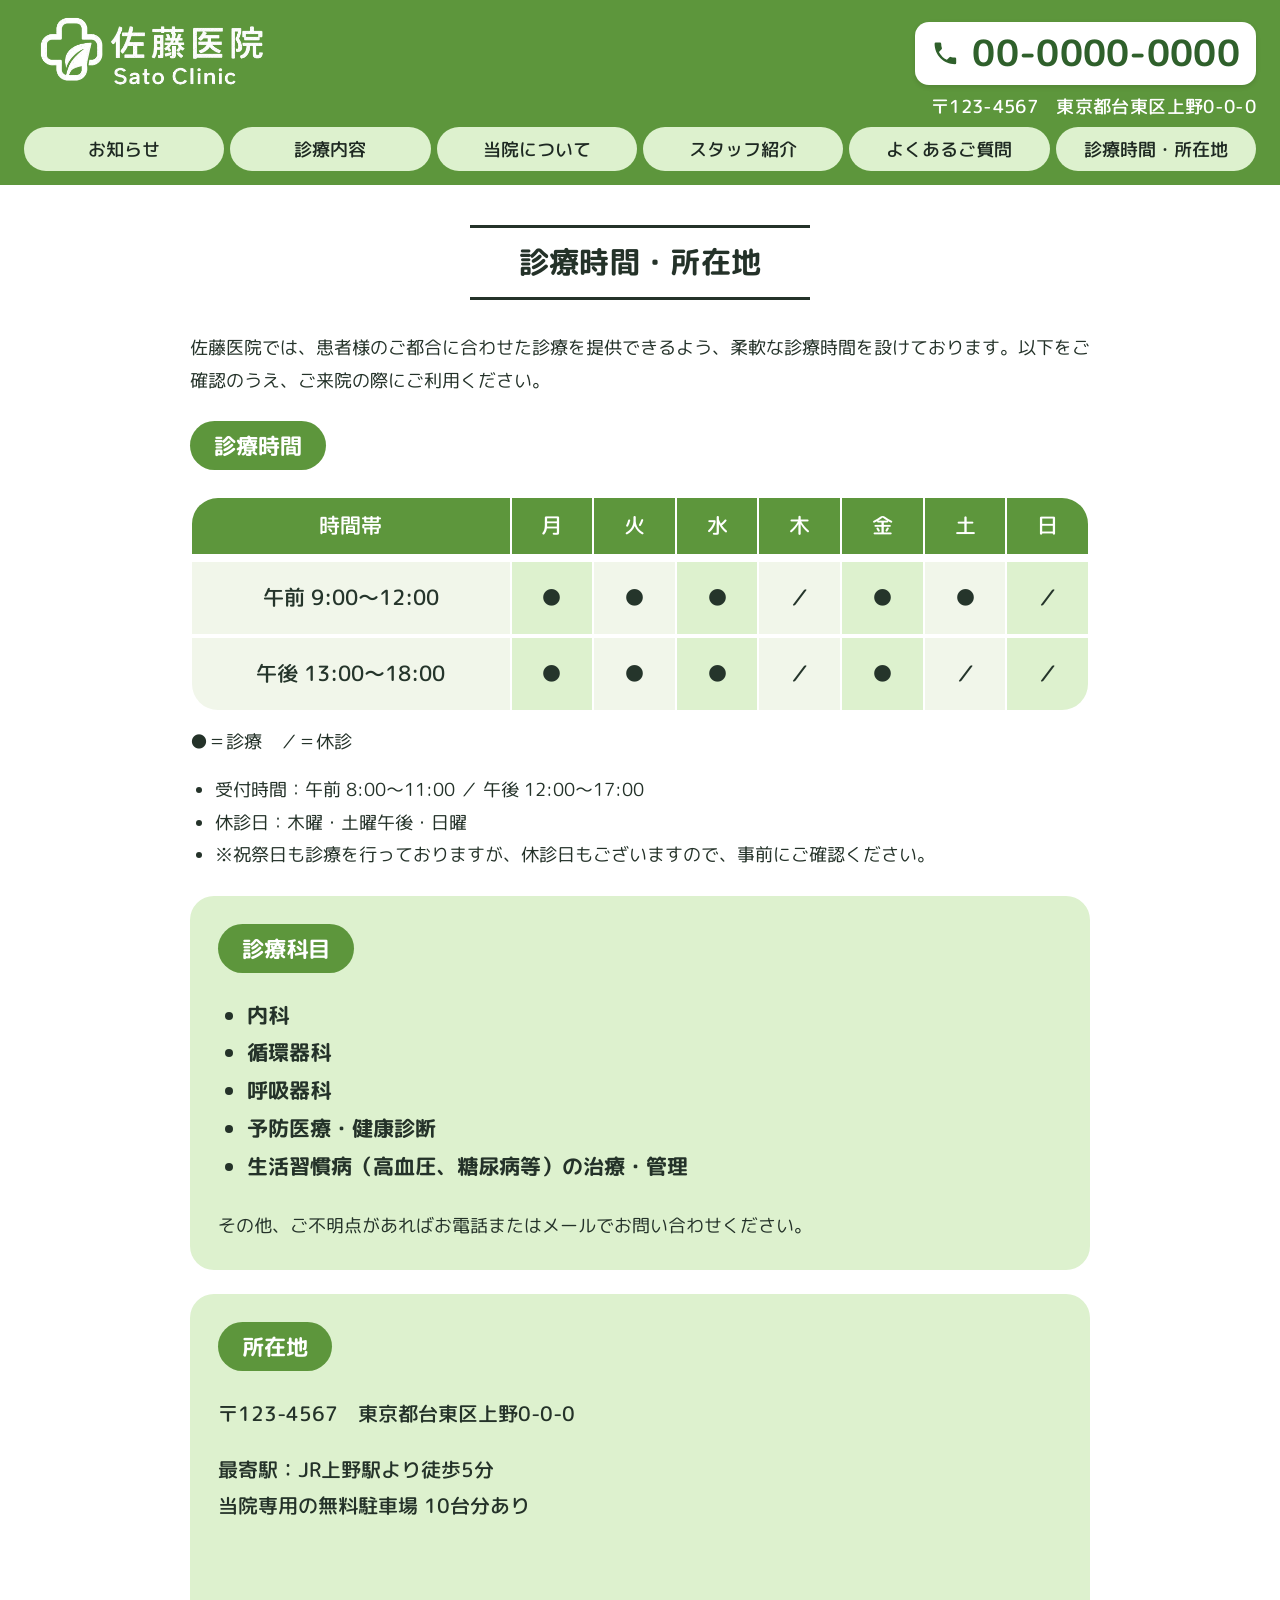
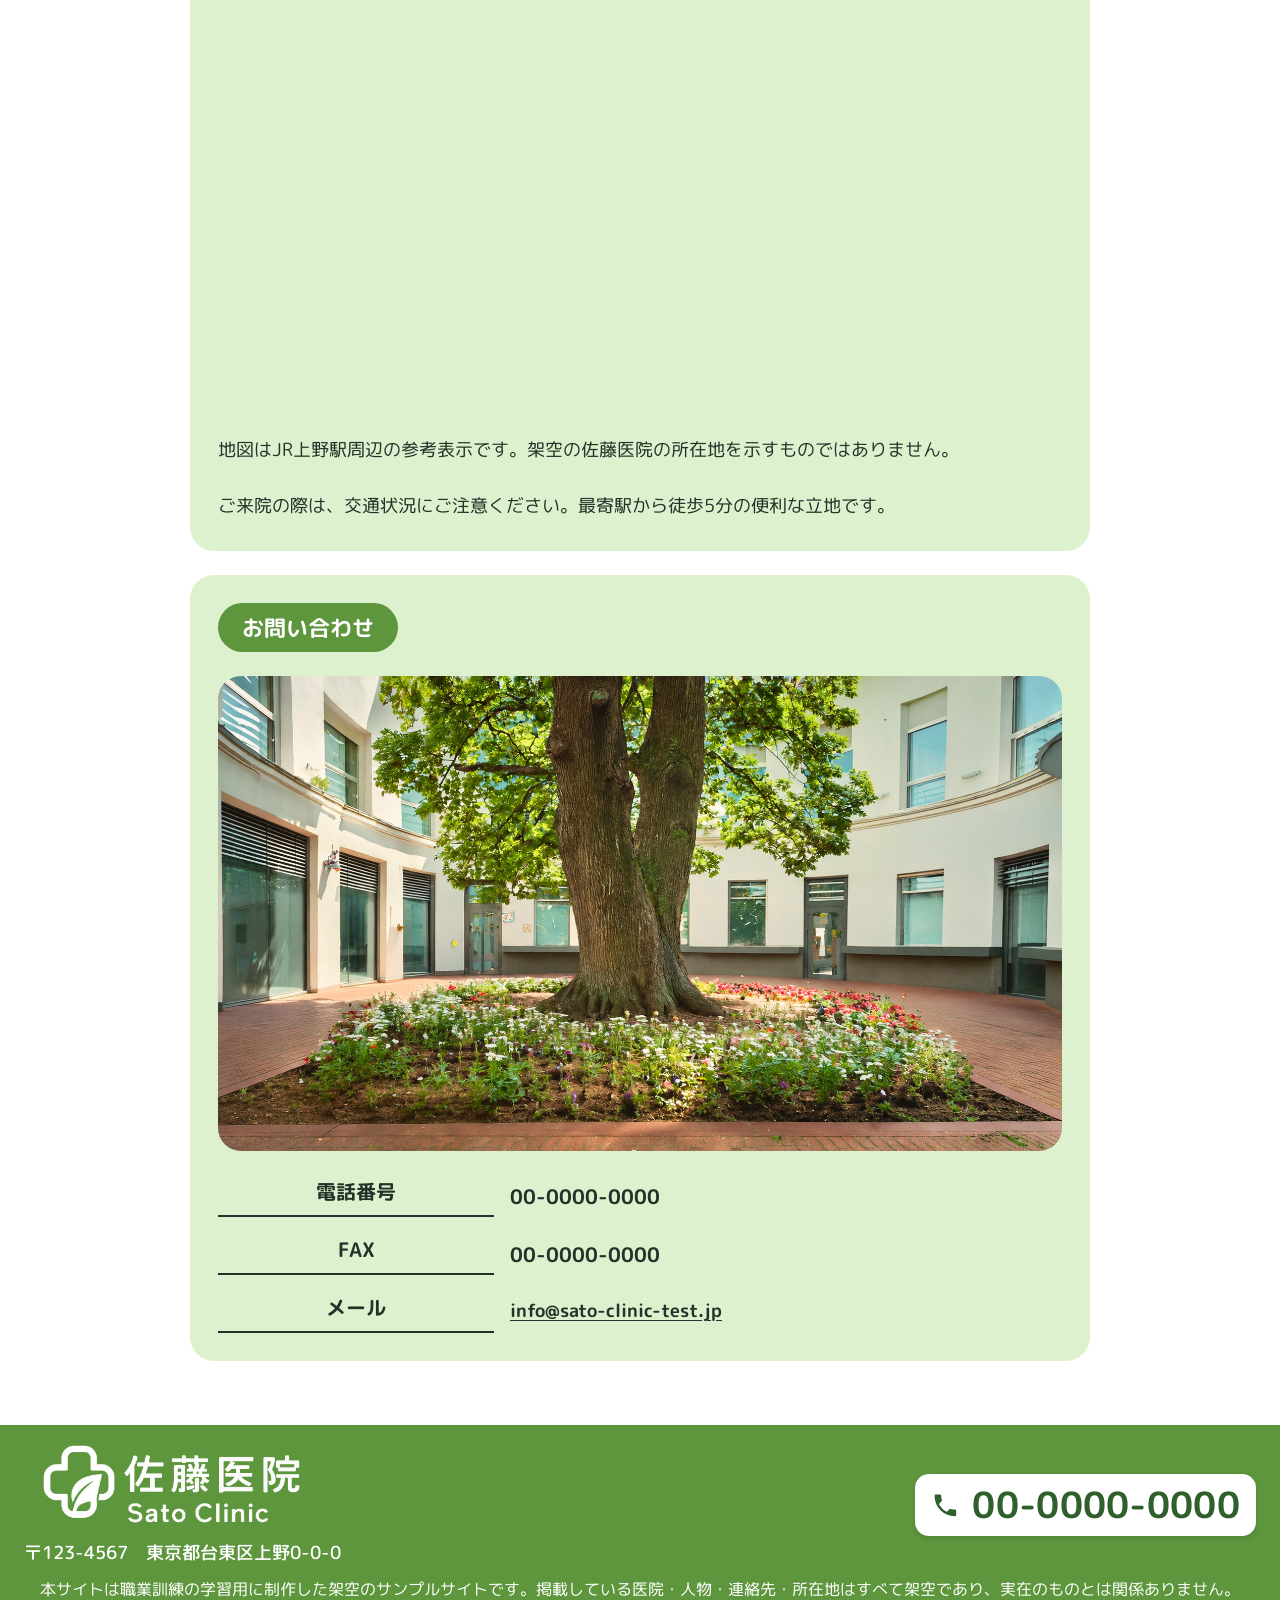
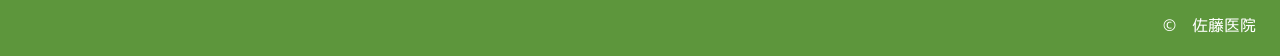
<file: access.html>
<!doctype html>
<html lang="ja">
  <head>
    <meta name="robots" content="noindex, nofollow">
    <meta charset="utf-8">
    <meta name="viewport" content="width=device-width, initial-scale=1">
    <title>診療時間・所在地 | 佐藤医院</title>
    <meta name="description" content="佐藤医院の診療時間・所在地、交通案内、診療科目、お問い合わせ先をご案内します。">
    <link rel="preconnect" href="https://fonts.googleapis.com">
    <link rel="preconnect" href="https://fonts.gstatic.com" crossorigin>
    <link
      href="https://fonts.googleapis.com/css2?family=M+PLUS+Rounded+1c:wght@400;500;700&display=swap"
      rel="stylesheet"
    >
    <link rel="stylesheet" href="./css/style.css">
    <!-- 変更: PC用レイアウトを共通装飾の後に読み込み、将来の画面幅別指定を追加しやすくする。 -->
    <link rel="stylesheet" href="./css/desktop.css">
  </head>
  <body>
    <div class="site-frame">
      <header class="site-header">
        <!-- 変更: ロゴと連絡先は横並びを基本に、収まらない幅では折り返して重なりを防ぐ。 -->
        <div class="header-info">
          <a href="index.html" aria-label="佐藤医院 トップページ"><img src="./assets/logo.png" class="header-logo" alt="佐藤医院 Sato Clinic"></a>
          <!-- 変更: PCでは電話と住所をまとめ、スマホでは電話アイコンのみ表示する。 -->
          <div class="header-contact">
            <!-- 変更: 白い角丸の電話ボタン全体から電話をかけられるようにする。 -->
            <a class="header-phone" href="tel:0000000000" aria-label="電話をかける 00-0000-0000">
              <svg class="header-phone-icon" xmlns="http://www.w3.org/2000/svg" viewBox="0 0 24 24" fill="currentColor" aria-hidden="true" focusable="false">
                <path d="M6.62 10.79a15.05 15.05 0 0 0 6.59 6.59l2.2-2.2a1 1 0 0 1 1.02-.24c1.12.37 2.33.57 3.57.57a1 1 0 0 1 1 1V20a1 1 0 0 1-1 1C10.61 21 3 13.39 3 4a1 1 0 0 1 1-1h3.5a1 1 0 0 1 1 1c0 1.25.2 2.45.57 3.57a1 1 0 0 1-.25 1.02l-2.2 2.2Z"/>
              </svg>
              <span>00-0000-0000</span>
            </a>
            <!-- 変更: PCの郵便番号と住所は従来の全角スペースで横に並べ、スマホでは非表示にする。 -->
            <div class="header-address"><span class="header-postal">〒123-4567</span><span class="header-address-separator">　</span><span class="header-street">東京都台東区上野0-0-0</span></div>
          </div>
          <!-- 変更: スクロール後だけ表示し、既存の6項目を開閉する。 -->
          <button class="header-menu" type="button" aria-controls="main-navigation" aria-expanded="false" hidden>
            <span aria-hidden="true">☰</span> メニュー
          </button>
        </div>
        <!-- 変更: 768px以下は3列×2行。スクロール後は共通スクリプトで開閉する。 -->
        <nav id="main-navigation" class="site-nav" aria-label="メインナビゲーション">
          <a href="news.html">お知らせ</a>
          <a href="services.html">診療内容</a>
          <a href="about.html">当院について</a>
          <a href="staff.html">スタッフ紹介</a>
          <a href="faq.html">よくあるご質問</a>
          <a href="access.html" aria-current="page"><span>診療時間<wbr>・所在地</span></a>
        </nav>
      </header>
      <main class="page-main access-main access-layout">
        <h1 class="title-rule">診療時間・所在地</h1>
        <p class="copy access-page-intro">佐藤医院では、患者様のご都合に合わせた診療を提供できるよう、柔軟な診療時間を設けております。以下をご確認のうえ、ご来院の際にご利用ください。</p>
        <section class="access-hours-group" aria-labelledby="access-hours-heading">
          <h2 class="access-label" id="access-hours-heading">診療時間</h2>
          <table class="hours-table">
            <caption class="sr-only">診療時間</caption>
            <thead>
              <tr>
                <th>時間帯</th>
                <th>月</th>
                <th>火</th>
                <th>水</th>
                <th>木</th>
                <th>金</th>
                <th>土</th>
                <th>日</th>
              </tr>
            </thead>
            <tbody>
              <tr>
                <td>午前 9:00〜12:00</td>
                <td>●</td>
                <td>●</td>
                <td>●</td>
                <td>／</td>
                <td>●</td>
                <td>●</td>
                <td>／</td>
              </tr>
              <tr>
                <td>午後 13:00〜18:00</td>
                <td>●</td>
                <td>●</td>
                <td>●</td>
                <td>／</td>
                <td>●</td>
                <td>／</td>
                <td>／</td>
              </tr>
            </tbody>
          </table>
          <div class="hours-notes">
            <p>●＝診療　／＝休診</p>
            <ul>
              <li>受付時間：午前 8:00〜11:00 ／ 午後 12:00〜17:00</li>
              <li>休診日：木曜・土曜午後・日曜</li>
              <li>※祝祭日も診療を行っておりますが、休診日もございますので、事前にご確認ください。</li>
            </ul>
          </div>
        </section>
        <section
          class="access-panel panel-soft"
        >
          <h2 class="access-label">診療科目</h2>
          <ul class="access-list">
            <li>内科</li>
            <li>循環器科</li>
            <li>呼吸器科</li>
            <li>予防医療・健康診断</li>
            <li>生活習慣病（高血圧、糖尿病等）の治療・管理</li>
          </ul>
          <p class="access-caption">その他、ご不明点があればお電話またはメールでお問い合わせください。</p>
        </section>
        <section
          class="access-panel"
        >
          <h2 class="access-label">所在地</h2>
          <div class="access-intro">
            <p>〒123-4567　東京都台東区上野0-0-0</p>
            <p>最寄駅：JR上野駅より徒歩5分<br>当院専用の無料駐車場 10台分あり</p>
          </div>
          <!-- 変更：静止画像assets/map.pngを、提供された公式URLのGoogleマップに置換。
               拡大・縮小、移動、Googleマップ本体への移動ができるようにするため。
               仮表示はJR上野駅周辺とし、架空の医院の所在地やマーカーは設定しない。
               既存のaccess-mapクラスで位置と角丸を維持し、元の画像ファイルも残す。 -->
          <iframe
            class="access-map"
            src="https://www.google.com/maps/embed?pb=!1m18!1m12!1m3!1d1619.771466651248!2d139.77473880651127!3d35.71286369311565!2m3!1f0!2f0!3f0!3m2!1i1024!2i768!4f13.1!3m3!1m2!1s0x60188e9e93d3060b%3A0x6c89b36d7b4f9244!2z5LiK6YeO6aeF!5e0!3m2!1sja!2sjp!4v1794796729285!5m2!1sja!2sjp"
            title="JR上野駅周辺のGoogleマップ（仮表示・佐藤医院の所在地ではありません）"
            width="820"
            height="450"
            allowfullscreen
            loading="lazy"
            referrerpolicy="strict-origin-when-cross-origin"
          ></iframe>
          <p class="access-caption">地図はJR上野駅周辺の参考表示です。架空の佐藤医院の所在地を示すものではありません。</p>
          <p class="access-caption">ご来院の際は、交通状況にご注意ください。最寄駅から徒歩5分の便利な立地です。</p>
        </section>
        <section class="access-panel" >
          <h2 class="access-label">お問い合わせ</h2>
          <div class="contact-body">
            <img src="./assets/courtyard.png" alt="" class="" >
            <div class="contact-lines">
              <span class="field">電話番号</span>
              <span>00-0000-0000</span>
              <span class="field">FAX</span>
              <span>00-0000-0000</span>
              <span class="field">メール</span>
              <a class="home-email" href="mailto:info@sato-clinic-test.jp">info@sato-clinic-test.jp</a>
            </div>
          </div>
        </section>
      </main>
      <footer class="site-footer">
        <!-- 変更: ロゴと住所を縦にまとめた一塊と電話番号を、全画面幅で横一列に配置する。 -->
        <div class="footer-contact">
          <div class="footer-identity">
            <a href="index.html"><img src="./assets/logo.png" class="footer-logo" alt="佐藤医院 Sato Clinic"></a>
            <div class="footer-address">〒123-4567　東京都台東区上野0-0-0</div>
          </div>
          <!-- 変更: 「お電話」を受話器アイコンに変更。既存のクラスとリンクを残し、共通ポップアップを引き続き使う。 -->
          <a class="footer-tel" href="tel:0000000000" aria-label="電話番号 00-0000-0000">
            <svg class="footer-phone-icon" xmlns="http://www.w3.org/2000/svg" viewBox="0 0 24 24" fill="currentColor" aria-hidden="true" focusable="false">
              <path d="M6.62 10.79a15.05 15.05 0 0 0 6.59 6.59l2.2-2.2a1 1 0 0 1 1.02-.24c1.12.37 2.33.57 3.57.57a1 1 0 0 1 1 1V20a1 1 0 0 1-1 1C10.61 21 3 13.39 3 4a1 1 0 0 1 1-1h3.5a1 1 0 0 1 1 1c0 1.25.2 2.45.57 3.57a1 1 0 0 1-.25 1.02l-2.2 2.2Z"/>
            </svg>
            <strong>00-0000-0000</strong>
          </a>
        </div>
        <p class="training-disclaimer">本サイトは職業訓練の学習用に制作した架空のサンプルサイトです。掲載している医院・人物・連絡先・所在地はすべて架空であり、実在のものとは関係ありません。</p>
        <small class="copyright">©　佐藤医院</small>
      </footer>
    </div>
    <!-- 変更: 一覧・記事詳細で共通の日付設定を読み込む。 -->
    <script src="./js/news-dates.js"></script>
    <!-- 変更: 全ページ共通で、画面内に入った表示ブロックを一度だけフェードインさせる。 -->
    <script src="./js/scroll-reveal.js"></script>
    <!-- 変更: 電話ボタンの見た目を保ち、ヘッダーとフッター共通の電話ポップアップを追加する。 -->
    <script src="./js/phone-dialog.js"></script>
    <!-- 変更: 全ページ共通のスマホヘッダー切替とアンカー位置補正。 -->
    <script src="./js/header.js"></script>
  </body>
</html>
</file>
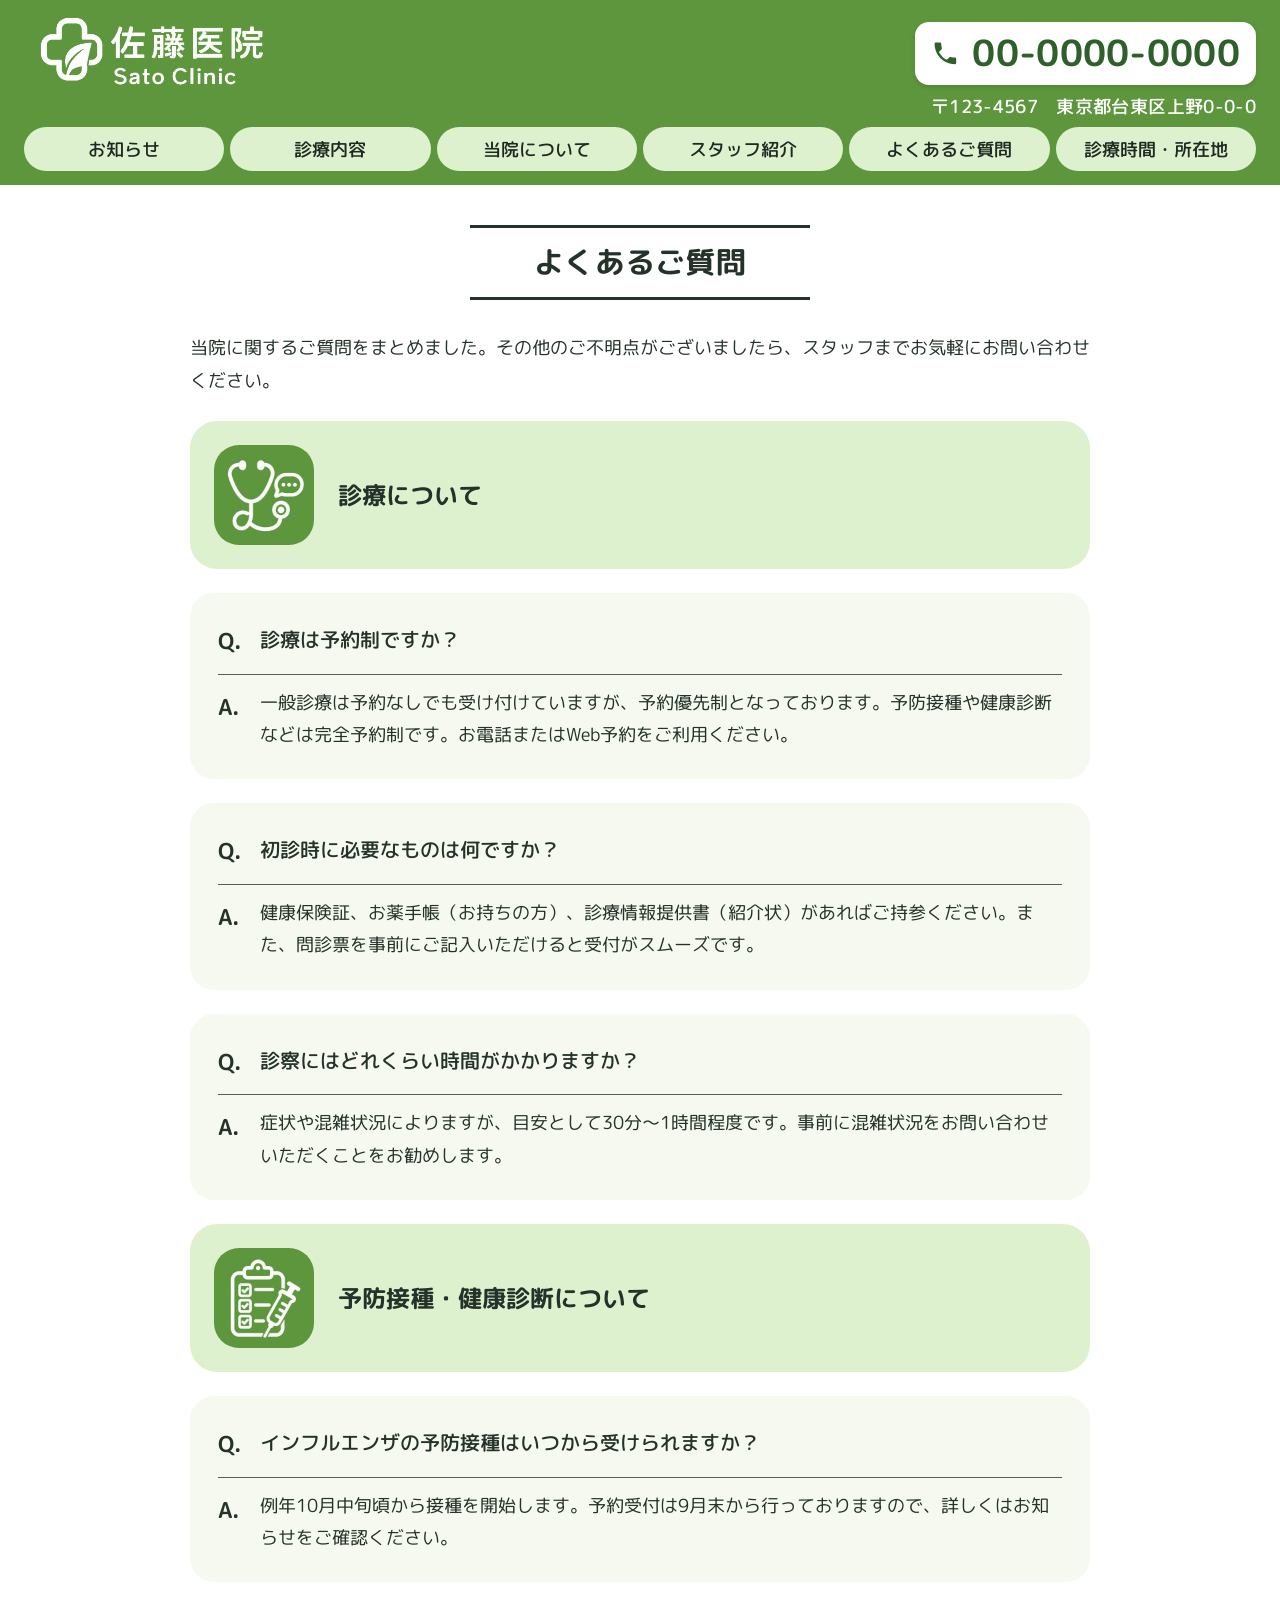
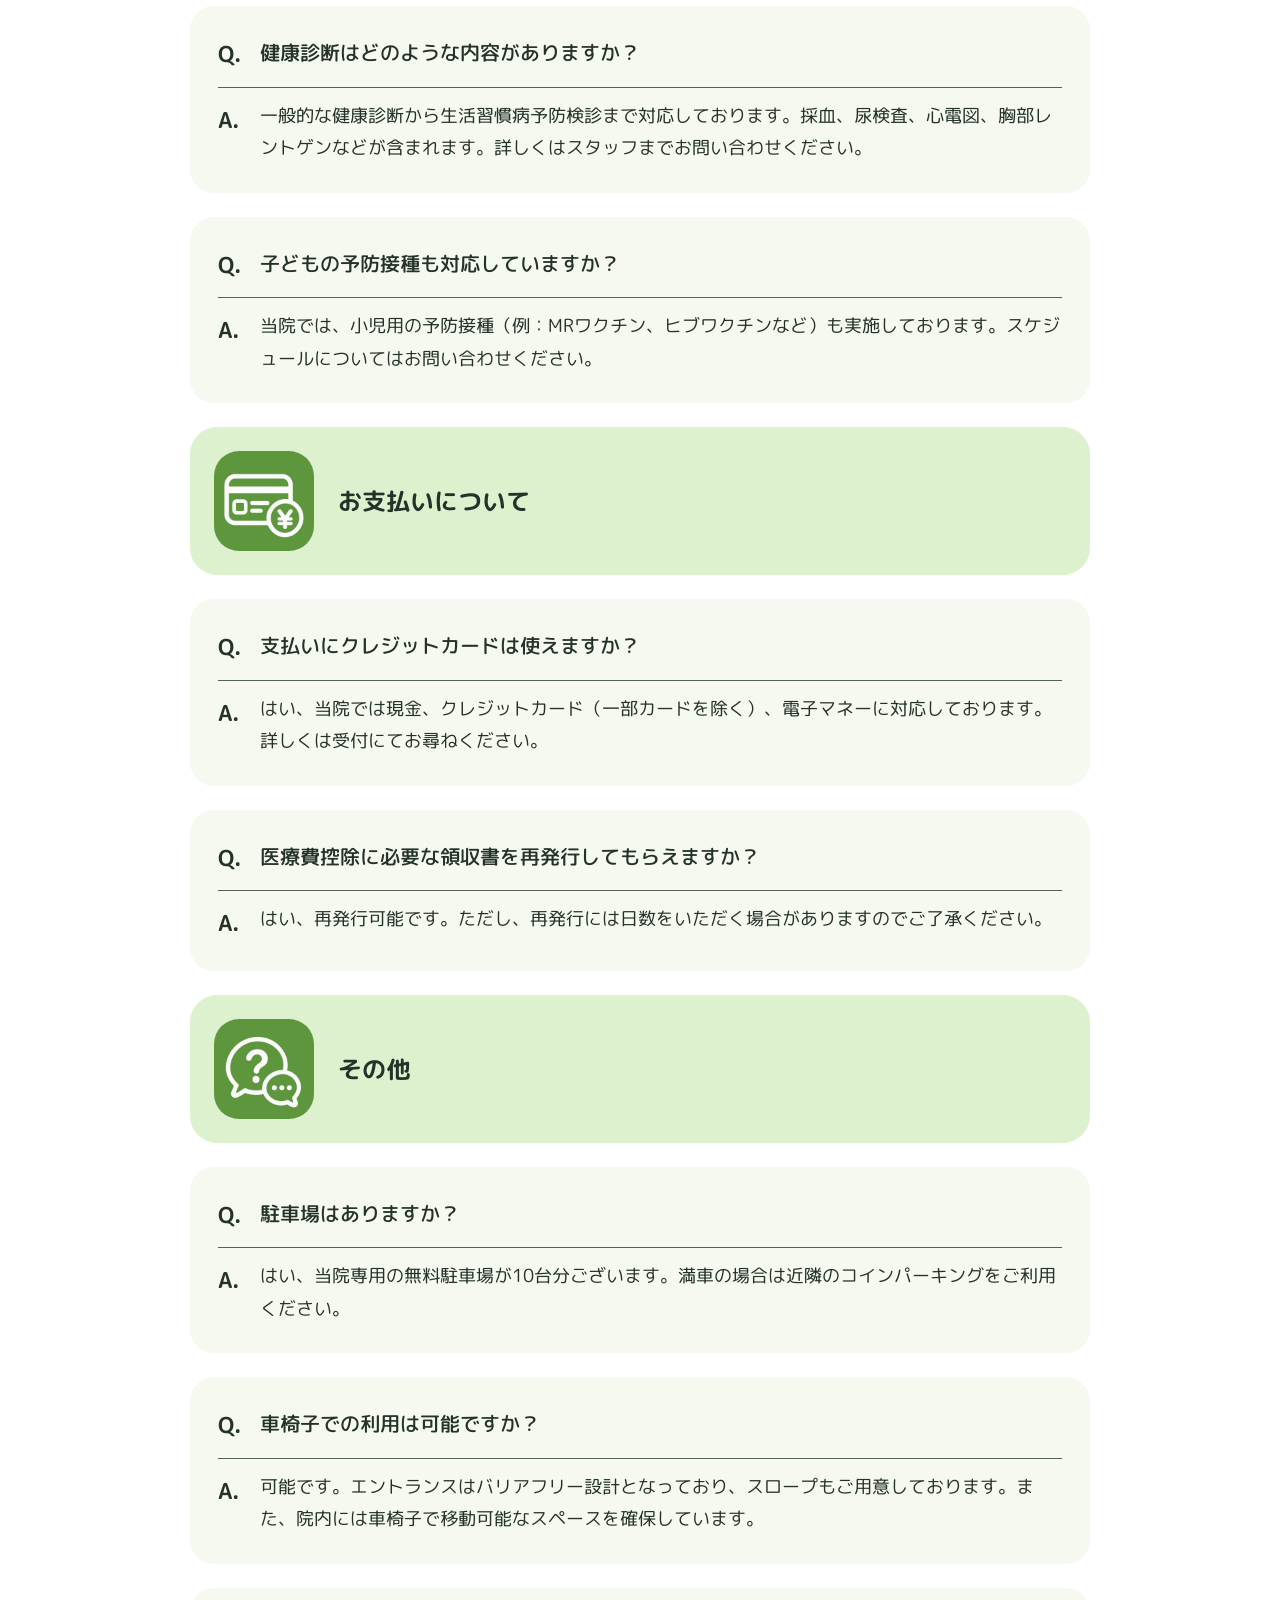
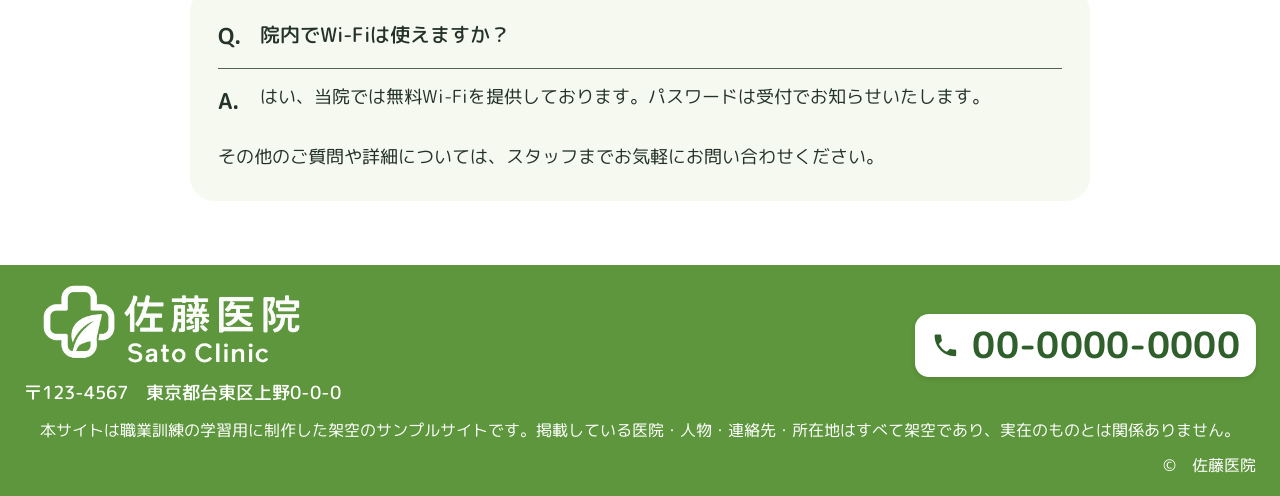
<file: faq.html>
<!doctype html>
<html lang="ja">
  <head>
    <meta name="robots" content="noindex, nofollow">
    <meta charset="utf-8">
    <meta name="viewport" content="width=device-width, initial-scale=1">
    <title>よくあるご質問 | 佐藤医院</title>
    <meta name="description" content="佐藤医院のご案内。地域に根ざした医療をお届けします。">
    <link rel="preconnect" href="https://fonts.googleapis.com">
    <link rel="preconnect" href="https://fonts.gstatic.com" crossorigin>
    <link
      href="https://fonts.googleapis.com/css2?family=M+PLUS+Rounded+1c:wght@400;500;700&display=swap"
      rel="stylesheet"
    >
    <link rel="stylesheet" href="./css/style.css">
    <!-- 変更: PC用レイアウトを共通装飾の後に読み込み、将来の画面幅別指定を追加しやすくする。 -->
    <link rel="stylesheet" href="./css/desktop.css">
  </head>
  <body>
    <div class="site-frame">
      <header class="site-header">
        <!-- 変更: ロゴと連絡先は横並びを基本に、収まらない幅では折り返して重なりを防ぐ。 -->
        <div class="header-info">
          <a href="index.html" aria-label="佐藤医院 トップページ"><img src="./assets/logo.png" class="header-logo" alt="佐藤医院 Sato Clinic"></a>
          <!-- 変更: PCでは電話と住所をまとめ、スマホでは電話アイコンのみ表示する。 -->
          <div class="header-contact">
            <!-- 変更: 白い角丸の電話ボタン全体から電話をかけられるようにする。 -->
            <a class="header-phone" href="tel:0000000000" aria-label="電話をかける 00-0000-0000">
              <svg class="header-phone-icon" xmlns="http://www.w3.org/2000/svg" viewBox="0 0 24 24" fill="currentColor" aria-hidden="true" focusable="false">
                <path d="M6.62 10.79a15.05 15.05 0 0 0 6.59 6.59l2.2-2.2a1 1 0 0 1 1.02-.24c1.12.37 2.33.57 3.57.57a1 1 0 0 1 1 1V20a1 1 0 0 1-1 1C10.61 21 3 13.39 3 4a1 1 0 0 1 1-1h3.5a1 1 0 0 1 1 1c0 1.25.2 2.45.57 3.57a1 1 0 0 1-.25 1.02l-2.2 2.2Z"/>
              </svg>
              <span>00-0000-0000</span>
            </a>
            <!-- 変更: PCの郵便番号と住所は従来の全角スペースで横に並べ、スマホでは非表示にする。 -->
            <div class="header-address"><span class="header-postal">〒123-4567</span><span class="header-address-separator">　</span><span class="header-street">東京都台東区上野0-0-0</span></div>
          </div>
          <!-- 変更: スクロール後だけ表示し、既存の6項目を開閉する。 -->
          <button class="header-menu" type="button" aria-controls="main-navigation" aria-expanded="false" hidden>
            <span aria-hidden="true">☰</span> メニュー
          </button>
        </div>
        <!-- 変更: 768px以下は3列×2行。スクロール後は共通スクリプトで開閉する。 -->
        <nav id="main-navigation" class="site-nav" aria-label="メインナビゲーション">
          <a href="news.html">お知らせ</a>
          <a href="services.html">診療内容</a>
          <a href="about.html">当院について</a>
          <a href="staff.html">スタッフ紹介</a>
          <a href="faq.html">よくあるご質問</a>
          <a href="access.html"><span>診療時間<wbr>・所在地</span></a>
        </nav>
      </header>
      <main class="page-main faq-main">
        <h1 class="sr-only">佐藤医院 よくあるご質問</h1>
        <h2 class="block title-rule faq-title" >よくあるご質問</h2>
        <div class="block copy faq-intro" >
          <p>当院に関するご質問をまとめました。その他のご不明点がございましたら、スタッフまでお気軽にお問い合わせください。</p>
        </div>
        <section
          class="block qa-group faq-consultation-heading"
          id="consultation"
        >
          <span class="icon-tile"><img src="./assets/icon-faq-medical.png" alt="" class="" ></span>
          <h3>診療について</h3>
        </section>
        <article class="block qa-card faq-consultation-1" >
          <p class="q">
            <strong class="mark">Q.</strong>
            <span class="qa-text">診療は予約制ですか？</span>
          </p>
          <p class="a">
            <strong class="mark">A.</strong>
            <span class="qa-text">一般診療は予約なしでも受け付けていますが、予約優先制となっております。予防接種や健康診断などは完全予約制です。お電話またはWeb予約をご利用ください。</span>
          </p>
        </article>
        <article class="block qa-card faq-consultation-2" >
          <p class="q">
            <strong class="mark">Q.</strong>
            <span class="qa-text">初診時に必要なものは何ですか？</span>
          </p>
          <p class="a">
            <strong class="mark">A.</strong>
            <span class="qa-text">健康保険証、お薬手帳（お持ちの方）、診療情報提供書（紹介状）があればご持参ください。また、問診票を事前にご記入いただけると受付がスムーズです。</span>
          </p>
        </article>
        <article class="block qa-card faq-consultation-3" >
          <p class="q">
            <strong class="mark">Q.</strong>
            <span class="qa-text">診察にはどれくらい時間がかかりますか？</span>
          </p>
          <p class="a">
            <strong class="mark">A.</strong>
            <span class="qa-text">症状や混雑状況によりますが、目安として30分〜1時間程度です。事前に混雑状況をお問い合わせいただくことをお勧めします。</span>
          </p>
        </article>
        <section
          class="block qa-group faq-vaccination-heading"
          id="vaccination"
        >
          <span class="icon-tile"><img src="./assets/icon-checkup.png" alt="" class="" ></span>
          <h3>予防接種・健康診断について</h3>
        </section>
        <article class="block qa-card faq-vaccination-1" >
          <p class="q">
            <strong class="mark">Q.</strong>
            <span class="qa-text">インフルエンザの予防接種はいつから受けられますか？</span>
          </p>
          <p class="a">
            <strong class="mark">A.</strong>
            <span class="qa-text">例年10月中旬頃から接種を開始します。予約受付は9月末から行っておりますので、詳しくはお知らせをご確認ください。</span>
          </p>
        </article>
        <article class="block qa-card faq-vaccination-2" >
          <p class="q">
            <strong class="mark">Q.</strong>
            <span class="qa-text">健康診断はどのような内容がありますか？</span>
          </p>
          <p class="a">
            <strong class="mark">A.</strong>
            <span class="qa-text">一般的な健康診断から生活習慣病予防検診まで対応しております。採血、尿検査、心電図、胸部レントゲンなどが含まれます。詳しくはスタッフまでお問い合わせください。</span>
          </p>
        </article>
        <article class="block qa-card faq-vaccination-3" >
          <p class="q">
            <strong class="mark">Q.</strong>
            <span class="qa-text">子どもの予防接種も対応していますか？</span>
          </p>
          <p class="a">
            <strong class="mark">A.</strong>
            <span class="qa-text">当院では、小児用の予防接種（例：MRワクチン、ヒブワクチンなど）も実施しております。スケジュールについてはお問い合わせください。</span>
          </p>
        </article>
        <section class="block qa-group faq-payments-heading" id="payments">
          <span class="icon-tile"><img src="./assets/icon-payment.png" alt="" class="" ></span>
          <h3>お支払いについて</h3>
        </section>
        <article class="block qa-card faq-payments-1" >
          <p class="q">
            <strong class="mark">Q.</strong>
            <span class="qa-text">支払いにクレジットカードは使えますか？</span>
          </p>
          <p class="a">
            <strong class="mark">A.</strong>
            <span class="qa-text">はい、当院では現金、クレジットカード（一部カードを除く）、電子マネーに対応しております。詳しくは受付にてお尋ねください。</span>
          </p>
        </article>
        <article class="block qa-card faq-payments-2" >
          <p class="q">
            <strong class="mark">Q.</strong>
            <span class="qa-text">医療費控除に必要な領収書を再発行してもらえますか？</span>
          </p>
          <p class="a">
            <strong class="mark">A.</strong>
            <span class="qa-text">はい、再発行可能です。ただし、再発行には日数をいただく場合がありますのでご了承ください。</span>
          </p>
        </article>
        <section class="block qa-group faq-other-heading" id="other">
          <span class="icon-tile"><img src="./assets/icon-question.png" alt="" class="" ></span>
          <h3>その他</h3>
        </section>
        <article class="block qa-card faq-other-1" >
          <p class="q">
            <strong class="mark">Q.</strong>
            <span class="qa-text">駐車場はありますか？</span>
          </p>
          <p class="a">
            <strong class="mark">A.</strong>
            <span class="qa-text">はい、当院専用の無料駐車場が10台分ございます。満車の場合は近隣のコインパーキングをご利用ください。</span>
          </p>
        </article>
        <article class="block qa-card faq-other-2" >
          <p class="q">
            <strong class="mark">Q.</strong>
            <span class="qa-text">車椅子での利用は可能ですか？</span>
          </p>
          <p class="a">
            <strong class="mark">A.</strong>
            <span class="qa-text">可能です。エントランスはバリアフリー設計となっており、スロープもご用意しております。また、院内には車椅子で移動可能なスペースを確保しています。</span>
          </p>
        </article>
        <article class="block qa-card faq-other-3" >
          <p class="q">
            <strong class="mark">Q.</strong>
            <span class="qa-text">院内でWi-Fiは使えますか？</span>
          </p>
          <p class="a">
            <strong class="mark">A.</strong>
            <span class="qa-text">はい、当院では無料Wi-Fiを提供しております。パスワードは受付でお知らせいたします。</span>
          </p>
          <p class="end-faq-note">その他のご質問や詳細については、スタッフまでお気軽にお問い合わせください。</p>
        </article>
      </main>
      <footer class="site-footer">
        <!-- 変更: ロゴと住所を縦にまとめた一塊と電話番号を、全画面幅で横一列に配置する。 -->
        <div class="footer-contact">
          <div class="footer-identity">
            <a href="index.html"><img src="./assets/logo.png" class="footer-logo" alt="佐藤医院 Sato Clinic"></a>
            <div class="footer-address">〒123-4567　東京都台東区上野0-0-0</div>
          </div>
          <!-- 変更: 「お電話」を受話器アイコンに変更。既存のクラスとリンクを残し、共通ポップアップを引き続き使う。 -->
          <a class="footer-tel" href="tel:0000000000" aria-label="電話番号 00-0000-0000">
            <svg class="footer-phone-icon" xmlns="http://www.w3.org/2000/svg" viewBox="0 0 24 24" fill="currentColor" aria-hidden="true" focusable="false">
              <path d="M6.62 10.79a15.05 15.05 0 0 0 6.59 6.59l2.2-2.2a1 1 0 0 1 1.02-.24c1.12.37 2.33.57 3.57.57a1 1 0 0 1 1 1V20a1 1 0 0 1-1 1C10.61 21 3 13.39 3 4a1 1 0 0 1 1-1h3.5a1 1 0 0 1 1 1c0 1.25.2 2.45.57 3.57a1 1 0 0 1-.25 1.02l-2.2 2.2Z"/>
            </svg>
            <strong>00-0000-0000</strong>
          </a>
        </div>
        <p class="training-disclaimer">本サイトは職業訓練の学習用に制作した架空のサンプルサイトです。掲載している医院・人物・連絡先・所在地はすべて架空であり、実在のものとは関係ありません。</p>
        <small class="copyright">©　佐藤医院</small>
      </footer>
    </div>
    <!-- 変更: 全ページ共通で、画面内に入った表示ブロックを一度だけフェードインさせる。 -->
    <script src="./js/scroll-reveal.js"></script>
    <!-- 変更: 電話ボタンの見た目を保ち、ヘッダーとフッター共通の電話ポップアップを追加する。 -->
    <script src="./js/phone-dialog.js"></script>
    <!-- 変更: 全ページ共通のスマホヘッダー切替とアンカー位置補正。 -->
    <script src="./js/header.js"></script>
  </body>
</html>
</file>
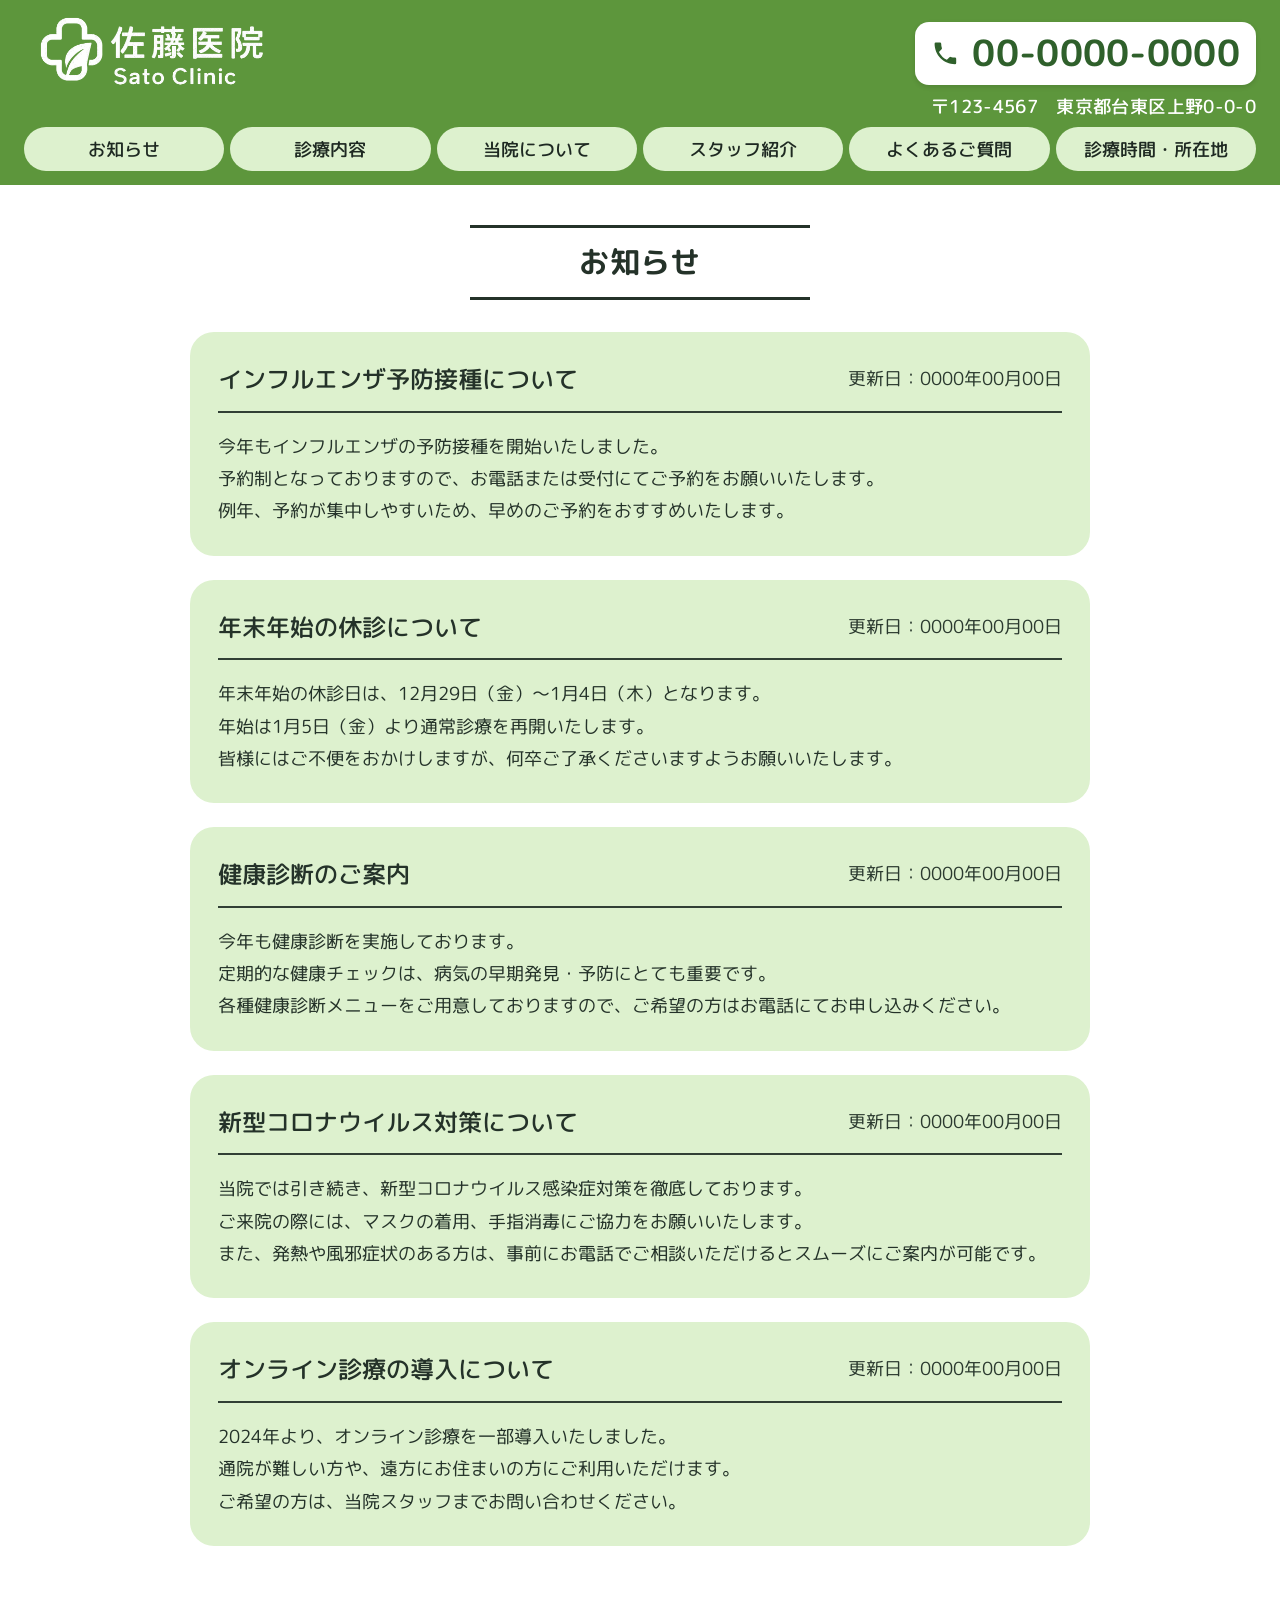
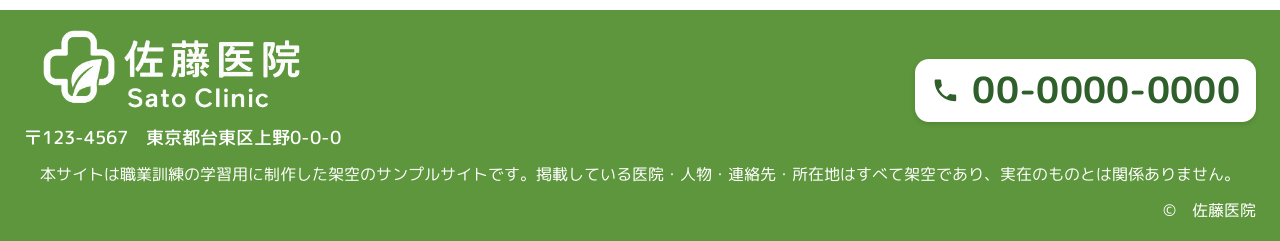
<file: news.html>
<!doctype html>
<html lang="ja">
  <head>
    <meta name="robots" content="noindex, nofollow">
    <meta charset="utf-8">
    <meta name="viewport" content="width=device-width, initial-scale=1">
    <title>お知らせ | 佐藤医院</title>
    <meta name="description" content="佐藤医院のご案内。地域に根ざした医療をお届けします。">
    <link rel="preconnect" href="https://fonts.googleapis.com">
    <link rel="preconnect" href="https://fonts.gstatic.com" crossorigin>
    <link
      href="https://fonts.googleapis.com/css2?family=M+PLUS+Rounded+1c:wght@400;500;700&display=swap"
      rel="stylesheet"
    >
    <link rel="stylesheet" href="./css/style.css">
    <!-- 変更: PC用レイアウトを共通装飾の後に読み込み、将来の画面幅別指定を追加しやすくする。 -->
    <link rel="stylesheet" href="./css/desktop.css">
  </head>
  <body>
    <div class="site-frame">
      <header class="site-header">
        <!-- 変更: ロゴと連絡先は横並びを基本に、収まらない幅では折り返して重なりを防ぐ。 -->
        <div class="header-info">
          <a href="index.html" aria-label="佐藤医院 トップページ"><img src="./assets/logo.png" class="header-logo" alt="佐藤医院 Sato Clinic"></a>
          <!-- 変更: PCでは電話と住所をまとめ、スマホでは電話アイコンのみ表示する。 -->
          <div class="header-contact">
            <!-- 変更: 白い角丸の電話ボタン全体から電話をかけられるようにする。 -->
            <a class="header-phone" href="tel:0000000000" aria-label="電話をかける 00-0000-0000">
              <svg class="header-phone-icon" xmlns="http://www.w3.org/2000/svg" viewBox="0 0 24 24" fill="currentColor" aria-hidden="true" focusable="false">
                <path d="M6.62 10.79a15.05 15.05 0 0 0 6.59 6.59l2.2-2.2a1 1 0 0 1 1.02-.24c1.12.37 2.33.57 3.57.57a1 1 0 0 1 1 1V20a1 1 0 0 1-1 1C10.61 21 3 13.39 3 4a1 1 0 0 1 1-1h3.5a1 1 0 0 1 1 1c0 1.25.2 2.45.57 3.57a1 1 0 0 1-.25 1.02l-2.2 2.2Z"/>
              </svg>
              <span>00-0000-0000</span>
            </a>
            <!-- 変更: PCの郵便番号と住所は従来の全角スペースで横に並べ、スマホでは非表示にする。 -->
            <div class="header-address"><span class="header-postal">〒123-4567</span><span class="header-address-separator">　</span><span class="header-street">東京都台東区上野0-0-0</span></div>
          </div>
          <!-- 変更: スクロール後だけ表示し、既存の6項目を開閉する。 -->
          <button class="header-menu" type="button" aria-controls="main-navigation" aria-expanded="false" hidden>
            <span aria-hidden="true">☰</span> メニュー
          </button>
        </div>
        <!-- 変更: 768px以下は3列×2行。スクロール後は共通スクリプトで開閉する。 -->
        <nav id="main-navigation" class="site-nav" aria-label="メインナビゲーション">
          <a href="news.html">お知らせ</a>
          <a href="services.html">診療内容</a>
          <a href="about.html">当院について</a>
          <a href="staff.html">スタッフ紹介</a>
          <a href="faq.html">よくあるご質問</a>
          <a href="access.html"><span>診療時間<wbr>・所在地</span></a>
        </nav>
      </header>
      <main class="page-main news-main">
        <h1 class="sr-only">佐藤医院 お知らせ</h1>
        <h2 class="title-rule news-title" >お知らせ</h2>
        <!-- 変更: タイトルと更新日を見出し枠にまとめ、PCは左右配置、スマートフォンは上下配置。区切り線は両方の下に置く。 -->
        <article class="notice-card" id="influenza">
          <div class="notice-heading">
            <h3>インフルエンザ予防接種について</h3>
            <span class="news-updated" data-news-id="influenza">更新日：0000年00月00日</span>
          </div>
          <p>今年もインフルエンザの予防接種を開始いたしました。<br>予約制となっておりますので、お電話または受付にてご予約をお願いいたします。<br>例年、予約が集中しやすいため、早めのご予約をおすすめいたします。</p>
        </article>
        <article class="notice-card" id="new-year">
          <div class="notice-heading">
            <h3>年末年始の休診について</h3>
            <span class="news-updated" data-news-id="new-year">更新日：0000年00月00日</span>
          </div>
          <p>年末年始の休診日は、12月29日（金）〜1月4日（木）となります。<br>年始は1月5日（金）より通常診療を再開いたします。<br>皆様にはご不便をおかけしますが、何卒ご了承くださいますようお願いいたします。</p>
        </article>
        <article class="notice-card" id="checkup">
          <div class="notice-heading">
            <h3>健康診断のご案内</h3>
            <span class="news-updated" data-news-id="checkup">更新日：0000年00月00日</span>
          </div>
          <p>今年も健康診断を実施しております。<br>定期的な健康チェックは、病気の早期発見・予防にとても重要です。<br>各種健康診断メニューをご用意しておりますので、ご希望の方はお電話にてお申し込みください。</p>
        </article>
        <article class="notice-card" id="covid">
          <div class="notice-heading">
            <h3>新型コロナウイルス対策について</h3>
            <span class="news-updated" data-news-id="covid">更新日：0000年00月00日</span>
          </div>
          <p>当院では引き続き、新型コロナウイルス感染症対策を徹底しております。<br>ご来院の際には、マスクの着用、手指消毒にご協力をお願いいたします。<br>また、発熱や風邪症状のある方は、事前にお電話でご相談いただけるとスムーズにご案内が可能です。</p>
        </article>
        <article class="notice-card" id="online">
          <div class="notice-heading">
            <h3>オンライン診療の導入について</h3>
            <span class="news-updated" data-news-id="online">更新日：0000年00月00日</span>
          </div>
          <p>2024年より、オンライン診療を一部導入いたしました。<br>通院が難しい方や、遠方にお住まいの方にご利用いただけます。<br>ご希望の方は、当院スタッフまでお問い合わせください。</p>
        </article>
      </main>
      <footer class="site-footer">
        <!-- 変更: ロゴと住所を縦にまとめた一塊と電話番号を、全画面幅で横一列に配置する。 -->
        <div class="footer-contact">
          <div class="footer-identity">
            <a href="index.html"><img src="./assets/logo.png" class="footer-logo" alt="佐藤医院 Sato Clinic"></a>
            <div class="footer-address">〒123-4567　東京都台東区上野0-0-0</div>
          </div>
          <!-- 変更: 「お電話」を受話器アイコンに変更。既存のクラスとリンクを残し、共通ポップアップを引き続き使う。 -->
          <a class="footer-tel" href="tel:0000000000" aria-label="電話番号 00-0000-0000">
            <svg class="footer-phone-icon" xmlns="http://www.w3.org/2000/svg" viewBox="0 0 24 24" fill="currentColor" aria-hidden="true" focusable="false">
              <path d="M6.62 10.79a15.05 15.05 0 0 0 6.59 6.59l2.2-2.2a1 1 0 0 1 1.02-.24c1.12.37 2.33.57 3.57.57a1 1 0 0 1 1 1V20a1 1 0 0 1-1 1C10.61 21 3 13.39 3 4a1 1 0 0 1 1-1h3.5a1 1 0 0 1 1 1c0 1.25.2 2.45.57 3.57a1 1 0 0 1-.25 1.02l-2.2 2.2Z"/>
            </svg>
            <strong>00-0000-0000</strong>
          </a>
        </div>
        <p class="training-disclaimer">本サイトは職業訓練の学習用に制作した架空のサンプルサイトです。掲載している医院・人物・連絡先・所在地はすべて架空であり、実在のものとは関係ありません。</p>
        <small class="copyright">©　佐藤医院</small>
      </footer>
    </div>
    <!-- 変更: 一覧・記事詳細で共通の日付設定を読み込む。 -->
    <script src="./js/news-dates.js"></script>
    <!-- 変更: 全ページ共通で、画面内に入った表示ブロックを一度だけフェードインさせる。 -->
    <script src="./js/scroll-reveal.js"></script>
    <!-- 変更: 電話ボタンの見た目を保ち、ヘッダーとフッター共通の電話ポップアップを追加する。 -->
    <script src="./js/phone-dialog.js"></script>
    <!-- 変更: 全ページ共通のスマホヘッダー切替とアンカー位置補正。 -->
    <script src="./js/header.js"></script>
  </body>
</html>
</file>
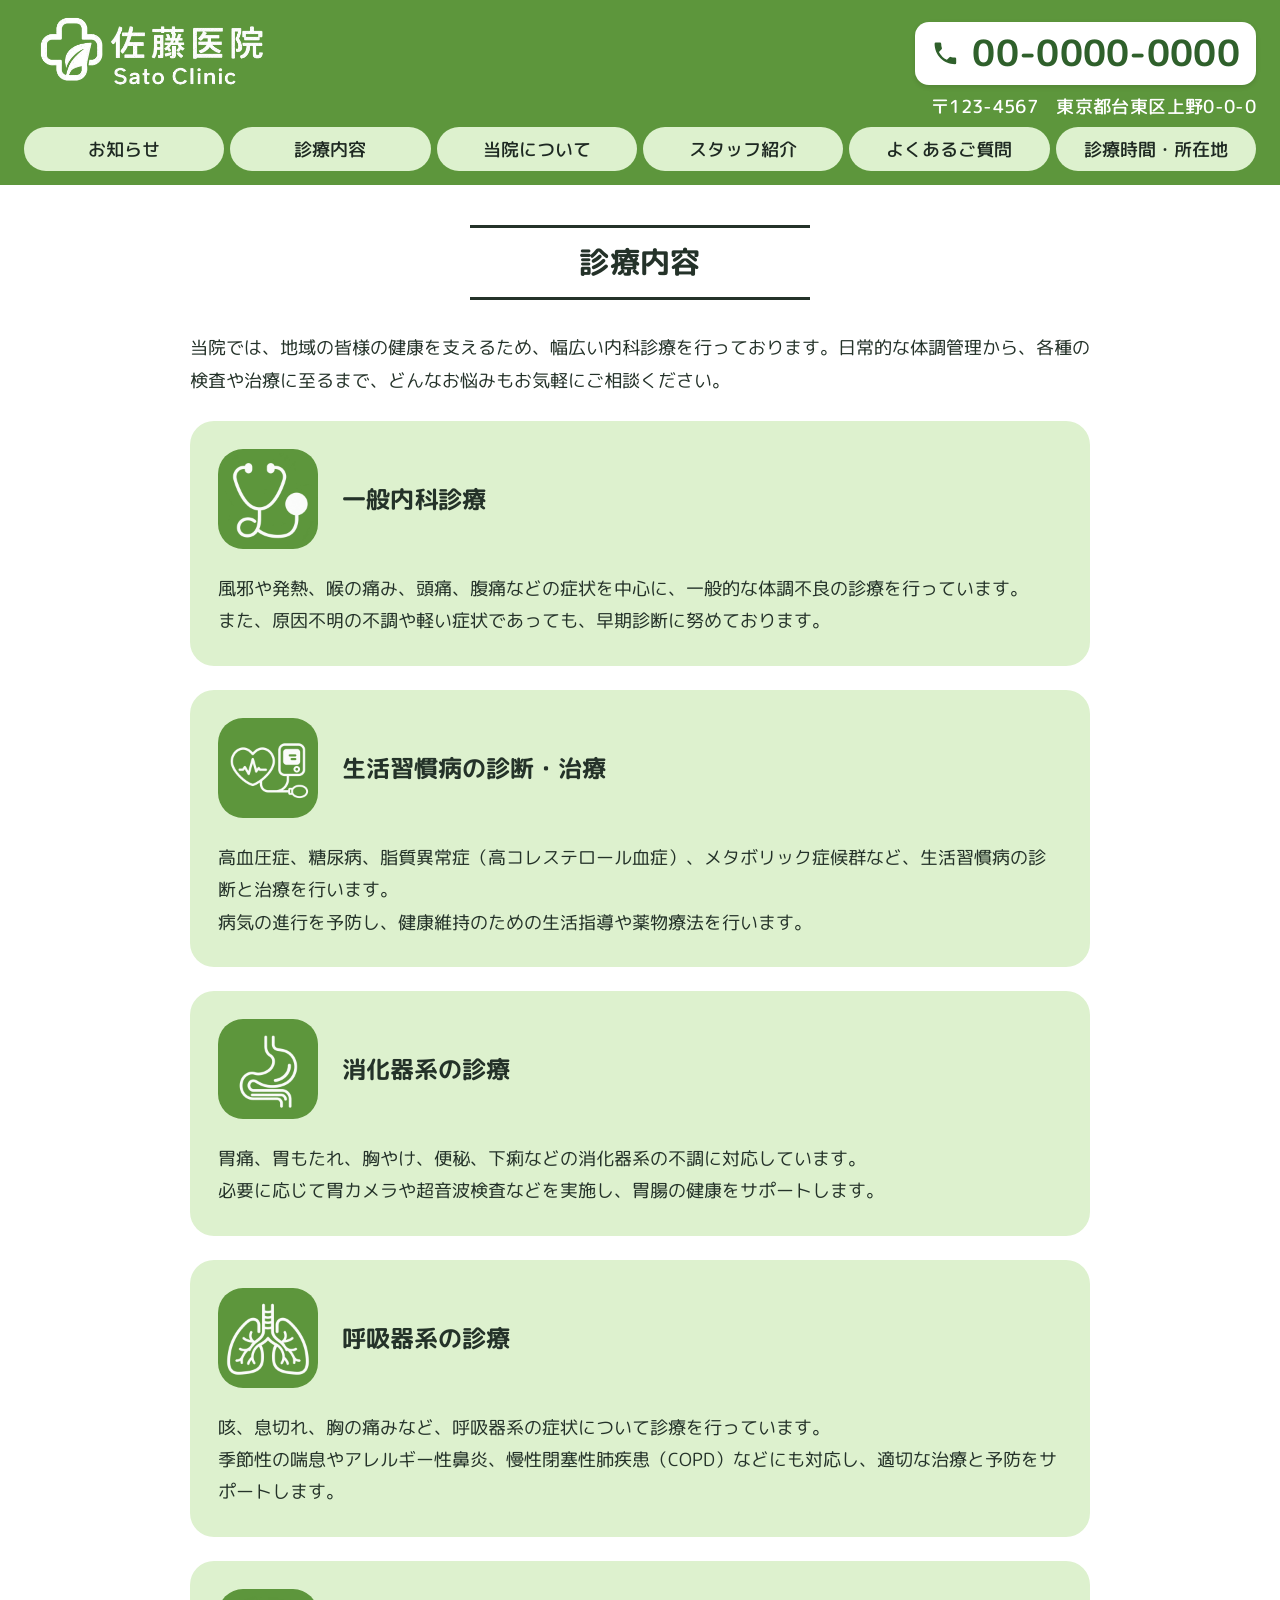
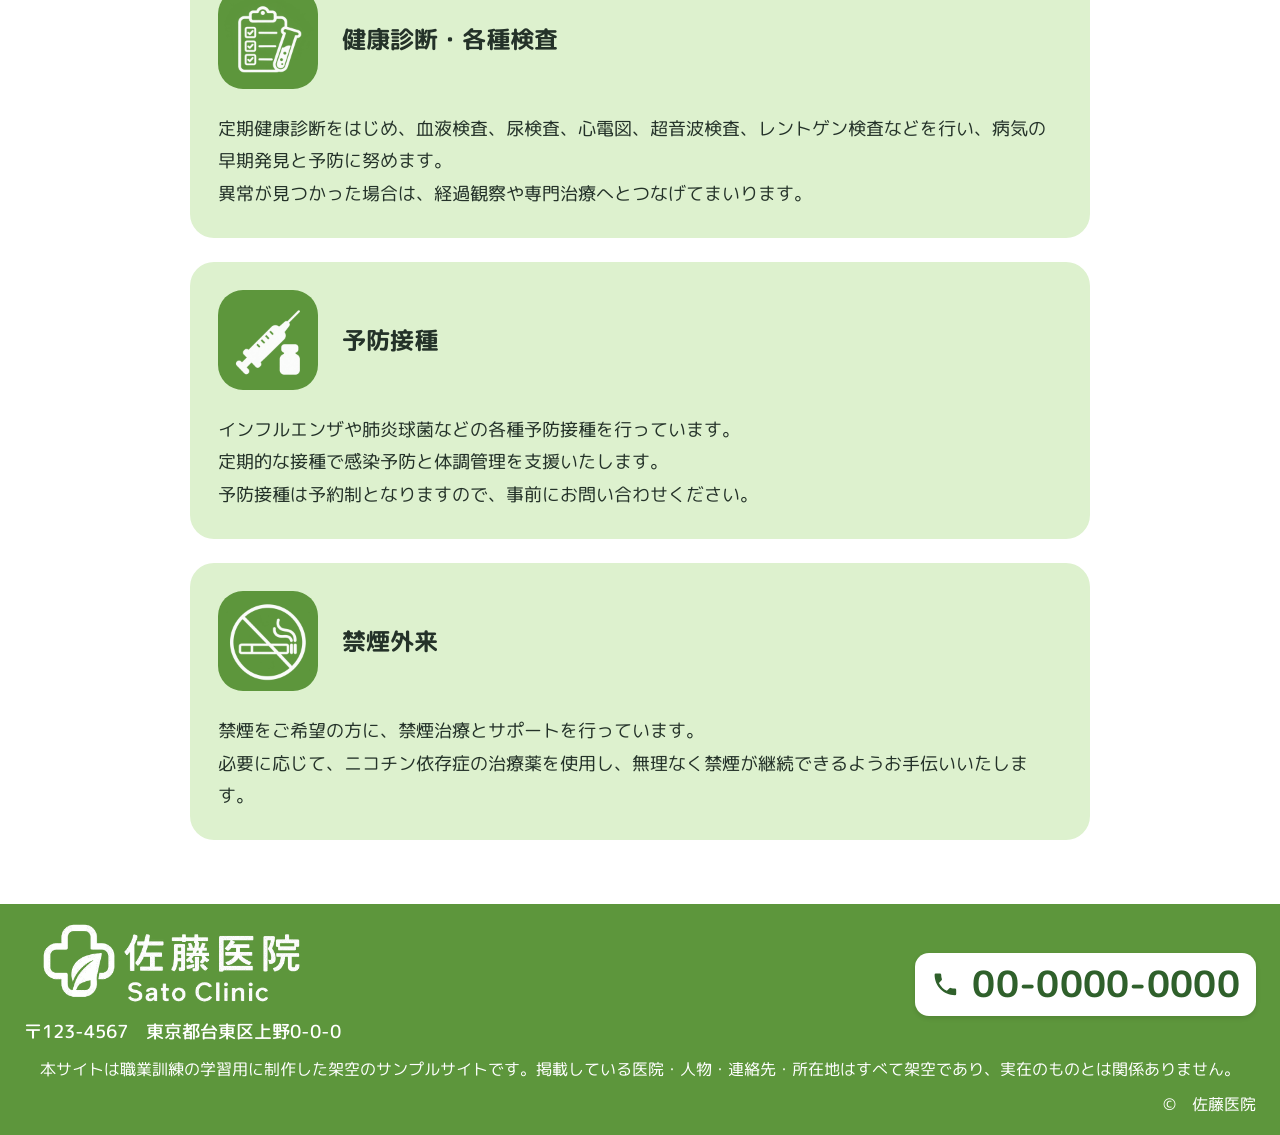
<file: services.html>
<!doctype html>
<html lang="ja">
  <head>
    <meta name="robots" content="noindex, nofollow">
    <meta charset="utf-8">
    <meta name="viewport" content="width=device-width, initial-scale=1">
    <title>診療内容 | 佐藤医院</title>
    <meta name="description" content="佐藤医院のご案内。地域に根ざした医療をお届けします。">
    <link rel="preconnect" href="https://fonts.googleapis.com">
    <link rel="preconnect" href="https://fonts.gstatic.com" crossorigin>
    <link
      href="https://fonts.googleapis.com/css2?family=M+PLUS+Rounded+1c:wght@400;500;700&display=swap"
      rel="stylesheet"
    >
    <link rel="stylesheet" href="./css/style.css">
    <!-- 変更: PC用レイアウトを共通装飾の後に読み込み、将来の画面幅別指定を追加しやすくする。 -->
    <link rel="stylesheet" href="./css/desktop.css">
  </head>
  <body>
    <div class="site-frame">
      <header class="site-header">
        <!-- 変更: ロゴと連絡先は横並びを基本に、収まらない幅では折り返して重なりを防ぐ。 -->
        <div class="header-info">
          <a href="index.html" aria-label="佐藤医院 トップページ"><img src="./assets/logo.png" class="header-logo" alt="佐藤医院 Sato Clinic"></a>
          <!-- 変更: PCでは電話と住所をまとめ、スマホでは電話アイコンのみ表示する。 -->
          <div class="header-contact">
            <!-- 変更: 白い角丸の電話ボタン全体から電話をかけられるようにする。 -->
            <a class="header-phone" href="tel:0000000000" aria-label="電話をかける 00-0000-0000">
              <svg class="header-phone-icon" xmlns="http://www.w3.org/2000/svg" viewBox="0 0 24 24" fill="currentColor" aria-hidden="true" focusable="false">
                <path d="M6.62 10.79a15.05 15.05 0 0 0 6.59 6.59l2.2-2.2a1 1 0 0 1 1.02-.24c1.12.37 2.33.57 3.57.57a1 1 0 0 1 1 1V20a1 1 0 0 1-1 1C10.61 21 3 13.39 3 4a1 1 0 0 1 1-1h3.5a1 1 0 0 1 1 1c0 1.25.2 2.45.57 3.57a1 1 0 0 1-.25 1.02l-2.2 2.2Z"/>
              </svg>
              <span>00-0000-0000</span>
            </a>
            <!-- 変更: PCの郵便番号と住所は従来の全角スペースで横に並べ、スマホでは非表示にする。 -->
            <div class="header-address"><span class="header-postal">〒123-4567</span><span class="header-address-separator">　</span><span class="header-street">東京都台東区上野0-0-0</span></div>
          </div>
          <!-- 変更: スクロール後だけ表示し、既存の6項目を開閉する。 -->
          <button class="header-menu" type="button" aria-controls="main-navigation" aria-expanded="false" hidden>
            <span aria-hidden="true">☰</span> メニュー
          </button>
        </div>
        <!-- 変更: 768px以下は3列×2行。スクロール後は共通スクリプトで開閉する。 -->
        <nav id="main-navigation" class="site-nav" aria-label="メインナビゲーション">
          <a href="news.html">お知らせ</a>
          <a href="services.html">診療内容</a>
          <a href="about.html">当院について</a>
          <a href="staff.html">スタッフ紹介</a>
          <a href="faq.html">よくあるご質問</a>
          <a href="access.html"><span>診療時間<wbr>・所在地</span></a>
        </nav>
      </header>
      <main class="page-main services-main">
        <h1 class="sr-only">佐藤医院 診療内容</h1>
        <h2 class="title-rule services-title" >診療内容</h2>
        <div class="copy services-intro" >
          <p>当院では、地域の皆様の健康を支えるため、幅広い内科診療を行っております。日常的な体調管理から、各種の検査や治療に至るまで、どんなお悩みもお気軽にご相談ください。</p>
        </div>
        <section
          class="service-card"
          id="service-1"
        >
          <div class="service-head">
            <span class="icon-tile"><img src="./assets/icon-medical.png" alt="" class="" ></span>
            <h3>一般内科診療</h3>
          </div>
          <p>風邪や発熱、喉の痛み、頭痛、腹痛などの症状を中心に、一般的な体調不良の診療を行っています。<br>また、原因不明の不調や軽い症状であっても、早期診断に努めております。</p>
        </section>
        <section
          class="service-card"
          id="service-2"
        >
          <div class="service-head">
            <span class="icon-tile"><img src="./assets/icon-lifestyle.png" alt="" class="" ></span>
            <h3>生活習慣病の診断・治療</h3>
          </div>
          <p>高血圧症、糖尿病、脂質異常症（高コレステロール血症）、メタボリック症候群など、生活習慣病の診断と治療を行います。<br>病気の進行を予防し、健康維持のための生活指導や薬物療法を行います。</p>
        </section>
        <section
          class="service-card"
          id="service-3"
        >
          <div class="service-head">
            <span class="icon-tile"><img src="./assets/icon-stomach.png" alt="" class="" ></span>
            <h3>消化器系の診療</h3>
          </div>
          <p>胃痛、胃もたれ、胸やけ、便秘、下痢などの消化器系の不調に対応しています。<br>必要に応じて胃カメラや超音波検査などを実施し、胃腸の健康をサポートします。</p>
        </section>
        <section
          class="service-card"
          id="service-4"
        >
          <div class="service-head">
            <span class="icon-tile"><img src="./assets/icon-lungs.png" alt="" class="" ></span>
            <h3>呼吸器系の診療</h3>
          </div>
          <p>咳、息切れ、胸の痛みなど、呼吸器系の症状について診療を行っています。<br>季節性の喘息やアレルギー性鼻炎、慢性閉塞性肺疾患（COPD）などにも対応し、適切な治療と予防をサポートします。</p>
        </section>
        <!-- 変更: 5番目に重複していた「生活習慣病の診断・治療」のカードのみ削除し、全7項目を既存の順序で表示する。 -->
        <section
          class="service-card"
          id="service-6"
        >
          <div class="service-head">
            <span class="icon-tile"><img src="./assets/icon-exam.png" alt="" class="" ></span>
            <h3>健康診断・各種検査</h3>
          </div>
          <p>定期健康診断をはじめ、血液検査、尿検査、心電図、超音波検査、レントゲン検査などを行い、病気の早期発見と予防に努めます。<br>異常が見つかった場合は、経過観察や専門治療へとつなげてまいります。</p>
        </section>
        <section
          class="service-card"
          id="service-7"
        >
          <div class="service-head">
            <span class="icon-tile"><img src="./assets/icon-vaccine.png" alt="" class="" ></span>
            <h3>予防接種</h3>
          </div>
          <p>インフルエンザや肺炎球菌などの各種予防接種を行っています。<br>定期的な接種で感染予防と体調管理を支援いたします。<br>予防接種は予約制となりますので、事前にお問い合わせください。</p>
        </section>
        <section
          class="service-card"
          id="service-8"
        >
          <div class="service-head">
            <span class="icon-tile"><img src="./assets/icon-no-smoking.png" alt="" class="" ></span>
            <h3>禁煙外来</h3>
          </div>
          <p>禁煙をご希望の方に、禁煙治療とサポートを行っています。<br>必要に応じて、ニコチン依存症の治療薬を使用し、無理なく禁煙が継続できるようお手伝いいたします。</p>
        </section>
      </main>
      <footer class="site-footer">
        <!-- 変更: ロゴと住所を縦にまとめた一塊と電話番号を、全画面幅で横一列に配置する。 -->
        <div class="footer-contact">
          <div class="footer-identity">
            <a href="index.html"><img src="./assets/logo.png" class="footer-logo" alt="佐藤医院 Sato Clinic"></a>
            <div class="footer-address">〒123-4567　東京都台東区上野0-0-0</div>
          </div>
          <!-- 変更: 「お電話」を受話器アイコンに変更。既存のクラスとリンクを残し、共通ポップアップを引き続き使う。 -->
          <a class="footer-tel" href="tel:0000000000" aria-label="電話番号 00-0000-0000">
            <svg class="footer-phone-icon" xmlns="http://www.w3.org/2000/svg" viewBox="0 0 24 24" fill="currentColor" aria-hidden="true" focusable="false">
              <path d="M6.62 10.79a15.05 15.05 0 0 0 6.59 6.59l2.2-2.2a1 1 0 0 1 1.02-.24c1.12.37 2.33.57 3.57.57a1 1 0 0 1 1 1V20a1 1 0 0 1-1 1C10.61 21 3 13.39 3 4a1 1 0 0 1 1-1h3.5a1 1 0 0 1 1 1c0 1.25.2 2.45.57 3.57a1 1 0 0 1-.25 1.02l-2.2 2.2Z"/>
            </svg>
            <strong>00-0000-0000</strong>
          </a>
        </div>
        <p class="training-disclaimer">本サイトは職業訓練の学習用に制作した架空のサンプルサイトです。掲載している医院・人物・連絡先・所在地はすべて架空であり、実在のものとは関係ありません。</p>
        <small class="copyright">©　佐藤医院</small>
      </footer>
    </div>
    <!-- 変更: 全ページ共通で、画面内に入った表示ブロックを一度だけフェードインさせる。 -->
    <script src="./js/scroll-reveal.js"></script>
    <!-- 変更: 電話ボタンの見た目を保ち、ヘッダーとフッター共通の電話ポップアップを追加する。 -->
    <script src="./js/phone-dialog.js"></script>
    <!-- 変更: 全ページ共通のスマホヘッダー切替とアンカー位置補正。 -->
    <script src="./js/header.js"></script>
  </body>
</html>
</file>
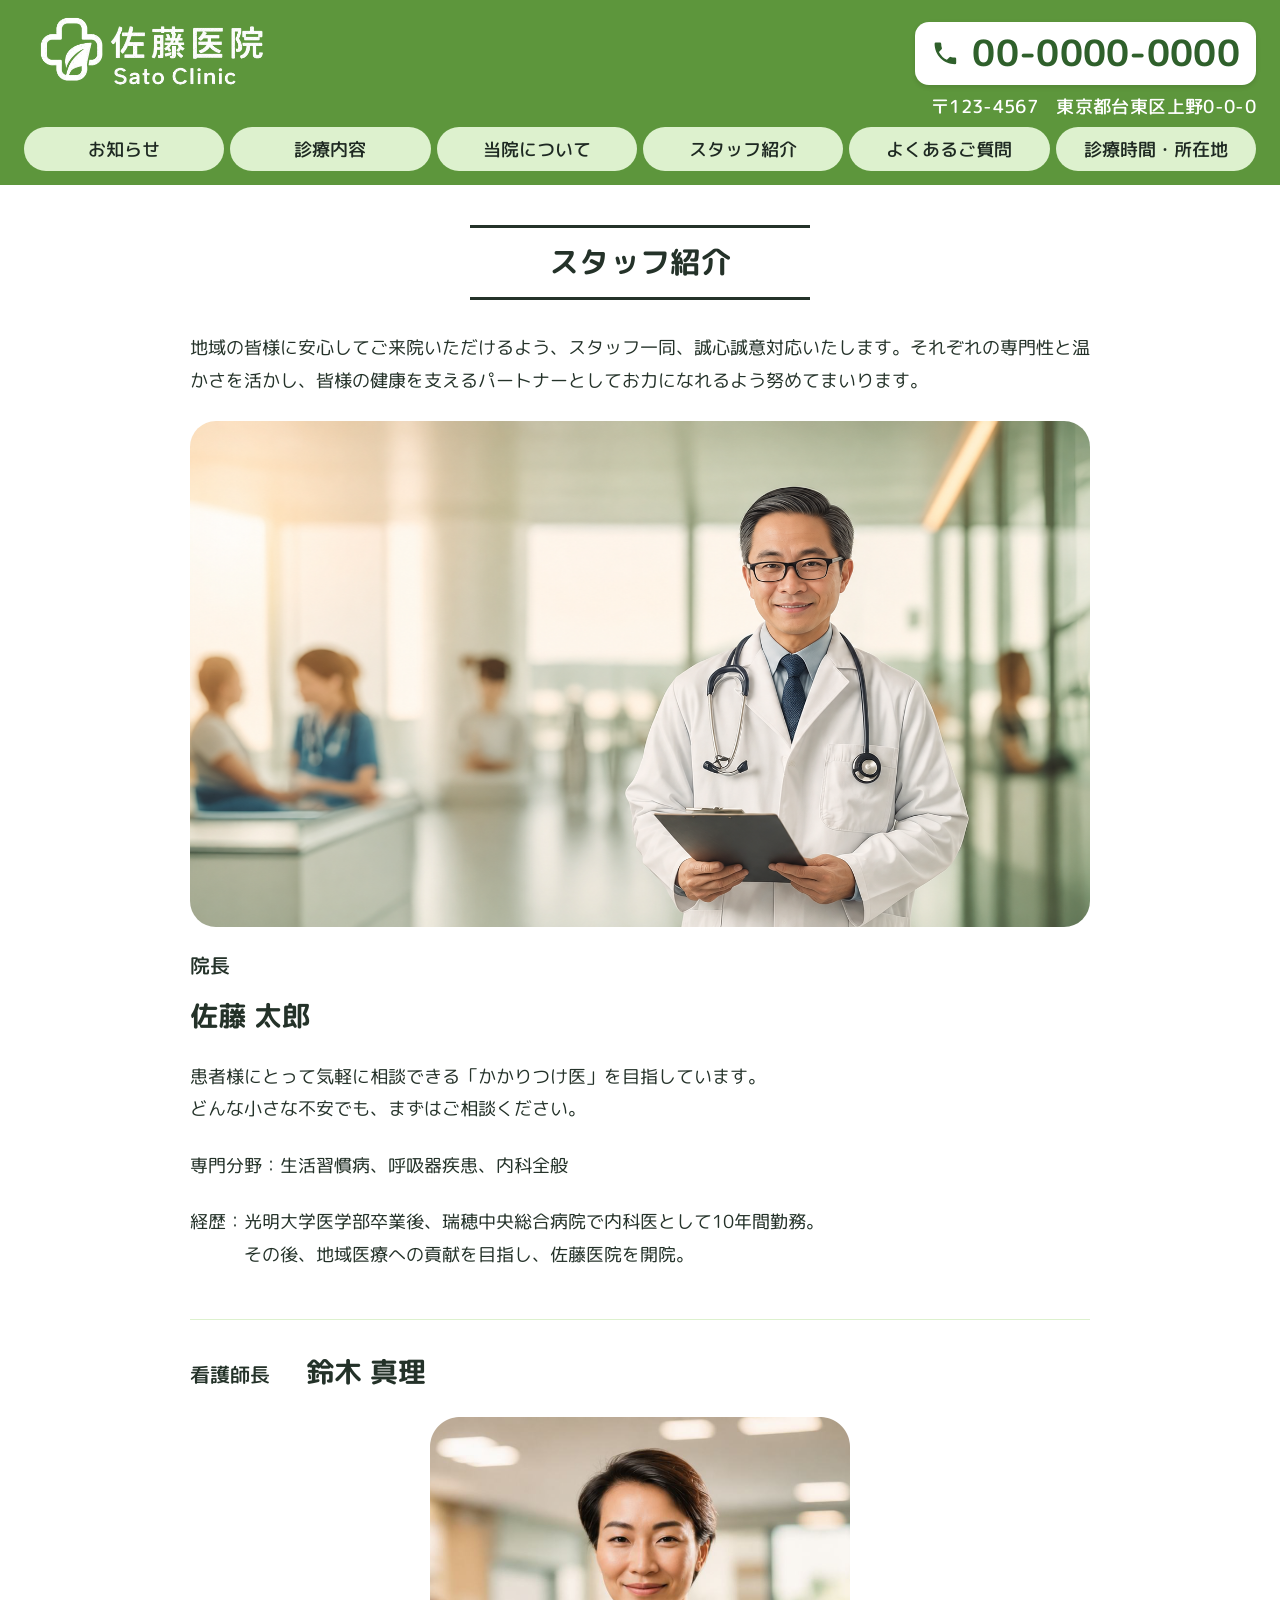
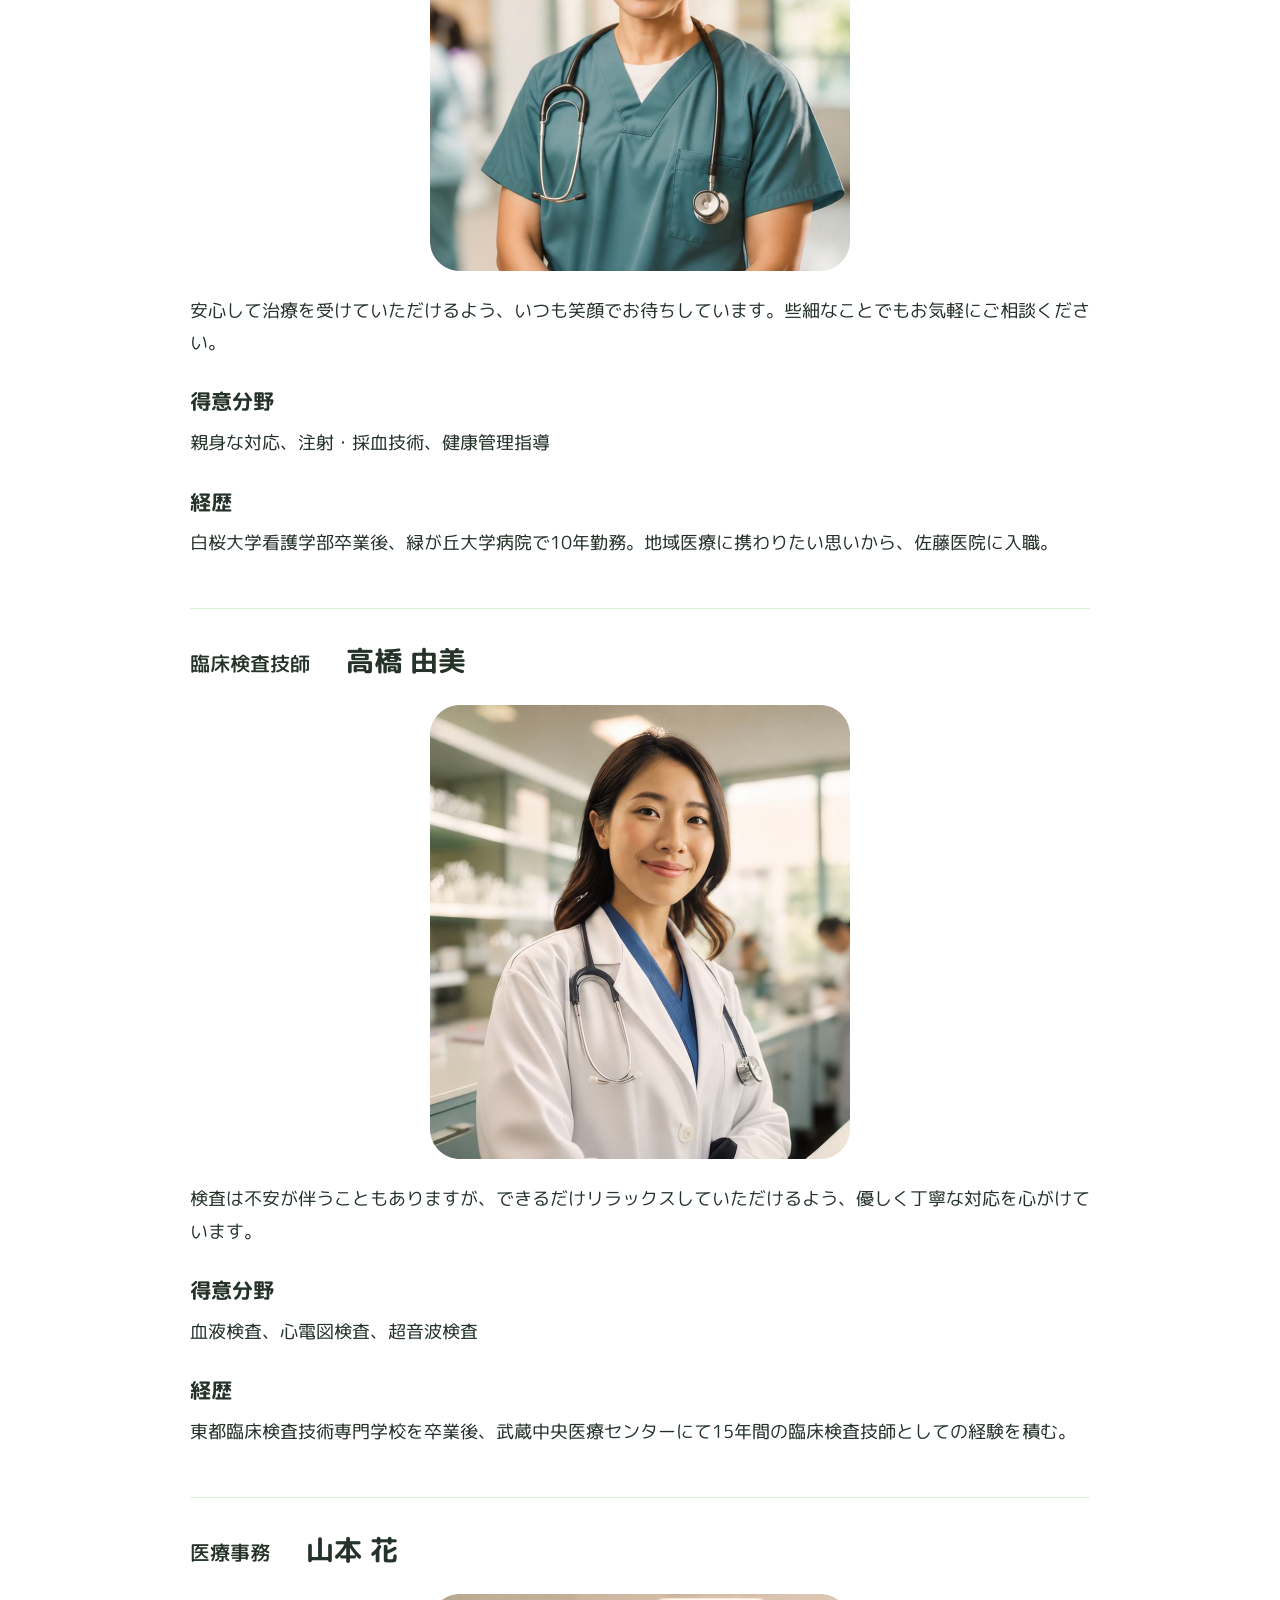
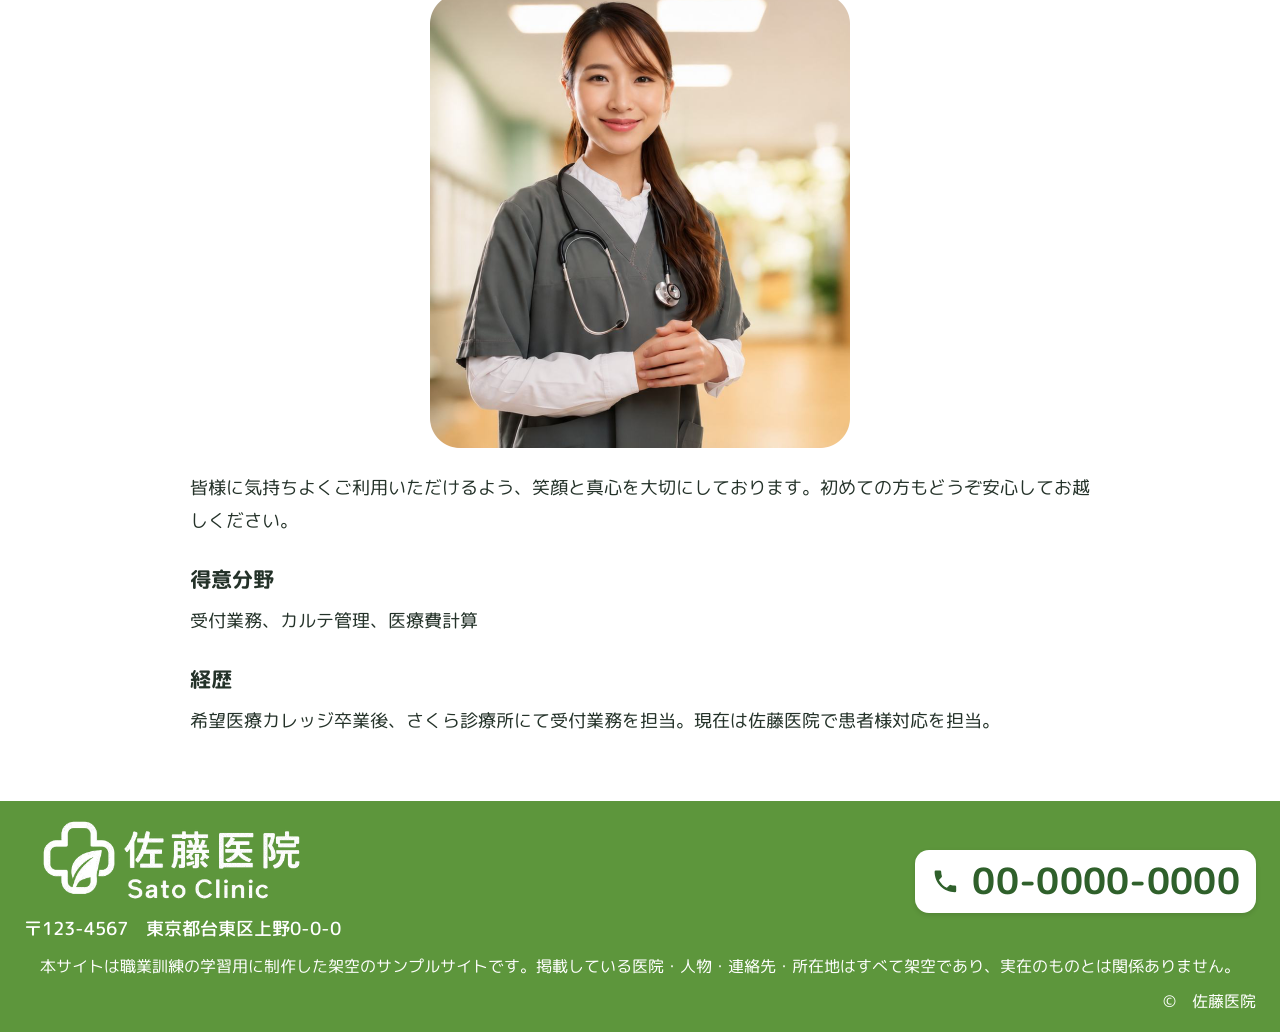
<file: staff.html>
<!doctype html>
<html lang="ja">
  <head>
    <meta name="robots" content="noindex, nofollow">
    <meta charset="utf-8">
    <meta name="viewport" content="width=device-width, initial-scale=1">
    <title>スタッフ紹介 | 佐藤医院</title>
    <meta name="description" content="佐藤医院のご案内。地域に根ざした医療をお届けします。">
    <link rel="preconnect" href="https://fonts.googleapis.com">
    <link rel="preconnect" href="https://fonts.gstatic.com" crossorigin>
    <link
      href="https://fonts.googleapis.com/css2?family=M+PLUS+Rounded+1c:wght@400;500;700&display=swap"
      rel="stylesheet"
    >
    <link rel="stylesheet" href="./css/style.css">
    <!-- 変更: PC用レイアウトを共通装飾の後に読み込み、将来の画面幅別指定を追加しやすくする。 -->
    <link rel="stylesheet" href="./css/desktop.css">
  </head>
  <body>
    <div class="site-frame">
      <header class="site-header">
        <!-- 変更: ロゴと連絡先は横並びを基本に、収まらない幅では折り返して重なりを防ぐ。 -->
        <div class="header-info">
          <a href="index.html" aria-label="佐藤医院 トップページ"><img src="./assets/logo.png" class="header-logo" alt="佐藤医院 Sato Clinic"></a>
          <!-- 変更: PCでは電話と住所をまとめ、スマホでは電話アイコンのみ表示する。 -->
          <div class="header-contact">
            <!-- 変更: 白い角丸の電話ボタン全体から電話をかけられるようにする。 -->
            <a class="header-phone" href="tel:0000000000" aria-label="電話をかける 00-0000-0000">
              <svg class="header-phone-icon" xmlns="http://www.w3.org/2000/svg" viewBox="0 0 24 24" fill="currentColor" aria-hidden="true" focusable="false">
                <path d="M6.62 10.79a15.05 15.05 0 0 0 6.59 6.59l2.2-2.2a1 1 0 0 1 1.02-.24c1.12.37 2.33.57 3.57.57a1 1 0 0 1 1 1V20a1 1 0 0 1-1 1C10.61 21 3 13.39 3 4a1 1 0 0 1 1-1h3.5a1 1 0 0 1 1 1c0 1.25.2 2.45.57 3.57a1 1 0 0 1-.25 1.02l-2.2 2.2Z"/>
              </svg>
              <span>00-0000-0000</span>
            </a>
            <!-- 変更: PCの郵便番号と住所は従来の全角スペースで横に並べ、スマホでは非表示にする。 -->
            <div class="header-address"><span class="header-postal">〒123-4567</span><span class="header-address-separator">　</span><span class="header-street">東京都台東区上野0-0-0</span></div>
          </div>
          <!-- 変更: スクロール後だけ表示し、既存の6項目を開閉する。 -->
          <button class="header-menu" type="button" aria-controls="main-navigation" aria-expanded="false" hidden>
            <span aria-hidden="true">☰</span> メニュー
          </button>
        </div>
        <!-- 変更: 768px以下は3列×2行。スクロール後は共通スクリプトで開閉する。 -->
        <nav id="main-navigation" class="site-nav" aria-label="メインナビゲーション">
          <a href="news.html">お知らせ</a>
          <a href="services.html">診療内容</a>
          <a href="about.html">当院について</a>
          <a href="staff.html">スタッフ紹介</a>
          <a href="faq.html">よくあるご質問</a>
          <a href="access.html"><span>診療時間<wbr>・所在地</span></a>
        </nav>
      </header>
      <main class="page-main staff-main">
        <h1 class="sr-only">佐藤医院 スタッフ紹介</h1>
        <h2 class="block title-rule staff-title" >スタッフ紹介</h2>
        <div class="block copy staff-intro" >
          <p>地域の皆様に安心してご来院いただけるよう、スタッフ一同、誠心誠意対応いたします。それぞれの専門性と温かさを活かし、皆様の健康を支えるパートナーとしてお力になれるよう努めてまいります。</p>
        </div>
        <img
          class="block staff-photo staff-director-photo"
          src="./assets/staff-doctor.png"
          alt="院長 佐藤太郎"
        >
        </img>
        <div class="block copy staff-director-name" >
          <p class="staff-role">院長</p>
          <p class="staff-name">佐藤 太郎</p>
        </div>
        <div class="block copy staff-director-words" >
          <p class="staff-words">患者様にとって気軽に相談できる「かかりつけ医」を目指しています。<br>どんな小さな不安でも、まずはご相談ください。</p>
        </div>
        <div class="block staff-meta staff-director-career" >
          <p>専門分野：生活習慣病、呼吸器疾患、内科全般</p>
        </div>
        <div class="block staff-meta staff-director-specialty" >
          <p>経歴：光明大学医学部卒業後、瑞穂中央総合病院で内科医として10年間勤務。<br>　　　その後、地域医療への貢献を目指し、佐藤医院を開院。</p>
        </div>
        <div class="block copy staff-nurse-name" ><strong class="staff-role">看護師長</strong>　　<strong class="staff-name">鈴木 真理</strong></div>
        <img
          class="block staff-photo staff-nurse-photo"
          src="./assets/figma-staff-nurse.png"
          alt="看護師長 鈴木 真理"
        >
        </img>
        <div class="block copy staff-nurse-words" >
          <p class="staff-words">安心して治療を受けていただけるよう、いつも笑顔でお待ちしています。些細なことでもお気軽にご相談ください。</p>
        </div>
        <div class="block staff-meta staff-nurse-career" >
          <h4>得意分野</h4>
          <p>親身な対応、注射・採血技術、健康管理指導</p>
        </div>
        <div class="block staff-meta staff-nurse-specialty" >
          <h4>経歴</h4>
          <p>白桜大学看護学部卒業後、緑が丘大学病院で10年勤務。地域医療に携わりたい思いから、佐藤医院に入職。</p>
        </div>
        <div class="block copy staff-lab-name" ><strong class="staff-role">臨床検査技師</strong>　　<strong class="staff-name">高橋 由美</strong></div>
        <img
          class="block staff-photo staff-lab-photo"
          src="./assets/figma-staff-lab.png"
          alt="臨床検査技師 高橋 由美"
        >
        </img>
        <div class="block copy staff-lab-words" >
          <p class="staff-words">検査は不安が伴うこともありますが、できるだけリラックスしていただけるよう、優しく丁寧な対応を心がけています。</p>
        </div>
        <div class="block staff-meta staff-lab-career" >
          <h4>得意分野</h4>
          <p>血液検査、心電図検査、超音波検査</p>
        </div>
        <div class="block staff-meta staff-lab-specialty" >
          <h4>経歴</h4>
          <p>東都臨床検査技術専門学校を卒業後、武蔵中央医療センターにて15年間の臨床検査技師としての経験を積む。</p>
        </div>
        <div class="block copy staff-admin-name" ><strong class="staff-role">医療事務</strong>　　<strong class="staff-name">山本 花</strong></div>
        <img
          class="block staff-photo staff-admin-photo"
          src="./assets/figma-staff-admin.png"
          alt="医療事務 山本 花"
        >
        </img>
        <div class="block copy staff-admin-words" >
          <p class="staff-words">皆様に気持ちよくご利用いただけるよう、笑顔と真心を大切にしております。初めての方もどうぞ安心してお越しください。</p>
        </div>
        <div class="block staff-meta staff-admin-career" >
          <h4>得意分野</h4>
          <p>受付業務、カルテ管理、医療費計算</p>
        </div>
        <div class="block staff-meta staff-admin-specialty" >
          <h4>経歴</h4>
          <p>希望医療カレッジ卒業後、さくら診療所にて受付業務を担当。現在は佐藤医院で患者様対応を担当。</p>
        </div>
      </main>
      <footer class="site-footer">
        <!-- 変更: ロゴと住所を縦にまとめた一塊と電話番号を、全画面幅で横一列に配置する。 -->
        <div class="footer-contact">
          <div class="footer-identity">
            <a href="index.html"><img src="./assets/logo.png" class="footer-logo" alt="佐藤医院 Sato Clinic"></a>
            <div class="footer-address">〒123-4567　東京都台東区上野0-0-0</div>
          </div>
          <!-- 変更: 「お電話」を受話器アイコンに変更。既存のクラスとリンクを残し、共通ポップアップを引き続き使う。 -->
          <a class="footer-tel" href="tel:0000000000" aria-label="電話番号 00-0000-0000">
            <svg class="footer-phone-icon" xmlns="http://www.w3.org/2000/svg" viewBox="0 0 24 24" fill="currentColor" aria-hidden="true" focusable="false">
              <path d="M6.62 10.79a15.05 15.05 0 0 0 6.59 6.59l2.2-2.2a1 1 0 0 1 1.02-.24c1.12.37 2.33.57 3.57.57a1 1 0 0 1 1 1V20a1 1 0 0 1-1 1C10.61 21 3 13.39 3 4a1 1 0 0 1 1-1h3.5a1 1 0 0 1 1 1c0 1.25.2 2.45.57 3.57a1 1 0 0 1-.25 1.02l-2.2 2.2Z"/>
            </svg>
            <strong>00-0000-0000</strong>
          </a>
        </div>
        <p class="training-disclaimer">本サイトは職業訓練の学習用に制作した架空のサンプルサイトです。掲載している医院・人物・連絡先・所在地はすべて架空であり、実在のものとは関係ありません。</p>
        <small class="copyright">©　佐藤医院</small>
      </footer>
    </div>
    <!-- 変更: 全ページ共通で、画面内に入った表示ブロックを一度だけフェードインさせる。 -->
    <script src="./js/scroll-reveal.js"></script>
    <!-- 変更: 電話ボタンの見た目を保ち、ヘッダーとフッター共通の電話ポップアップを追加する。 -->
    <script src="./js/phone-dialog.js"></script>
    <!-- 変更: 全ページ共通のスマホヘッダー切替とアンカー位置補正。 -->
    <script src="./js/header.js"></script>
  </body>
</html>
</file>
<file: css/style.css>
/* 変更: 共通の装飾・文字・部品のスタイル。PCの座標と固定寸法はdesktop.cssに分離。
   スマートフォン版は両CSSの後にメディアクエリを追加し、通常のカスケードで上書きする。 */
/* Typography: Figma uses M PLUS Rounded 1c (Regular 400 / Medium 500)
   and a separate family, Rounded Mplus 1c Bold, for bold text.
   The local face takes precedence when the EXACT Figma font is installed.
   Google Fonts M PLUS Rounded 1c 700 remains the portable fallback.
   Font files are not distributed with this project. */
@font-face {
  font-family: "Figma Rounded Mplus Bold";
  src: local("Rounded Mplus 1c Bold"),
       local("Rounded M+ 1c bold"),
       local("RoundedMplus1c-Bold");
  font-style: normal;
  font-weight: 700;
  font-display: swap;
}

/* 変更: PC基準幅を集約。スマートフォン版ではdesktop.cssの最小幅制限も解除する。 */
:root {
  --desktop-width: 1440px;
  --content-width: 900px;
  --font-body: "M PLUS Rounded 1c", "Hiragino Maru Gothic ProN", "Yu Gothic", Meiryo, sans-serif;
  --font-bold: "Figma Rounded Mplus Bold", "M PLUS Rounded 1c", "Hiragino Maru Gothic ProN", "Yu Gothic", Meiryo, sans-serif;
}

strong, b {
  font-family: var(--font-bold);
  font-weight: 700
}

:root {
  --green: #5d963c;
  --light: #ddf1ce;
  --soft: #f5f9f0;
  --ink: #243229;
  --sub: #2b3a2f;
  --cream: #fff6dc
}

* {
  box-sizing: border-box
}

html {
  scroll-behavior: smooth
}

body {
  margin: 0;
  background: #fff;
  color: var(--ink);
  font-family: var(--font-body);
  font-weight: 400;
  font-synthesis: none;
  -webkit-font-smoothing: antialiased;
}

a {
  text-decoration: none;
  color: inherit
}

a:focus-visible {
  outline: 4px solid #d0aa43;
  outline-offset: 3px
}

.site-frame {
  margin: 0 auto;
  background: white;
  width: 100%;
  max-width: var(--desktop-width);
}

.site-header {
  /* 変更: 全ページ共通でスクロール中もヘッダーを画面上部に表示する。
     stickyで本文の配置を保ち、z-indexで本文より手前に表示する。 */
  position: sticky;
  top: 0;
  z-index: 100;
  background: var(--green);
  color: white;
}

/* 変更: ロゴと連絡先は横並びを基本にし、収まらない場合は折り返す。
   横スクロールに頼らず、文字の拡大時にも情報を画面内に表示する。 */
.header-info {
  display: flex;
  flex-wrap: wrap;
  /* 変更: ロゴと連絡先を上辺でそろえる。電話番号・郵便番号・住所の段間隔とヘッダー上部の余白は維持する。 */
  align-items: flex-start;
  justify-content: space-between;
  gap: 16px;
  width: 100%;
}

.header-info > * {
  flex-shrink: 0;
}

/* 変更: 電話番号と住所は一塊として上下に配置し、幅不足時だけ枠内で改行する。 */
.header-contact {
  display: flex;
  flex-direction: column;
  align-items: flex-end;
  /* 変更: ロゴ・ナビの配置と段間隔を保ち、電話ボタンと住所をまとめて8px下げる。 */
  transform: translateY(8px);
  /* 変更: 電話番号と住所の間隔を縮め、固定ヘッダーの高さを抑える。 */
  gap: 8px;
  /* 変更: 狭い画面では住所を枠内で改行できるよう、連絡先の幅に上限を設ける。 */
  max-width: 100%;
  min-width: 0;
}

.header-contact > * {
  white-space: normal;
  overflow-wrap: anywhere;
}

.header-logo {
  display: block;
  object-fit: contain;
}

/* 変更: ヘッダーの見た目はそのまま、フッターでも同じ白地・緑・角丸・影・フォントを共用する。 */
.header-phone,
.footer-tel {
  display: inline-flex;
  align-items: center;
  justify-content: center;
  gap: .35em;
  min-height: 44px;
  padding: 8px 16px;
  border-radius: 14px;
  background: #fff;
  color: #2f602b;
  box-shadow: 0 2px 5px rgb(0 0 0 / 12%);
  white-space: nowrap;
  overflow-wrap: normal;
  font-size: 36px;
  font-weight: 700;
  font-family: var(--font-bold);
  line-height: 1;
  letter-spacing: .3px;
}

/* 変更: 受話器は番号と同じ色で、文字サイズに合わせて伸縮する。 */
.header-phone-icon,
.footer-phone-icon {
  width: .8em;
  height: .8em;
  flex-shrink: 0;
}

.header-phone:focus-visible,
.footer-tel:focus-visible {
  outline-color: #2f602b;
}

.header-address {
  font-size: 18px;
  font-weight: 500;
  letter-spacing: .35px;
  /* 変更: 住所が長い場合は文字を縮めず、自然な改行で重なりを防ぐ。 */
  white-space: normal;
}

.site-nav {
  display: flex;
  gap: 14px;
}

.site-nav a {
  background: var(--light);
  color: #1e2922;
  border-radius: 100px;
  display: flex;
  align-items: center;
  justify-content: center;
  font-size: 24px;
  font-weight: 500;
  white-space: nowrap;
  transition: filter .15s;
}

.site-nav a:hover,.more-link:hover {
  filter: brightness(.95)
}

.page-main {
  position: relative;
  background: #fff;
  overflow: hidden;
  width: 100%;
}

.block {
  box-sizing: border-box;
}

.title-rule {
  border-top: 3px solid var(--ink);
  border-bottom: 3px solid var(--ink);
  display: flex;
  justify-content: center;
  align-items: center;
  text-align: center;
  font-size: 32px;
  font-weight: 700;
  font-family: var(--font-bold);
  letter-spacing: .3px;
  margin: 0;
}

.copy {
  font-size: 18px;
  line-height: 1.5;
  margin: 0;
  color: var(--ink);
  font-weight: 400;
  overflow-wrap: anywhere
}

.copy p {
  margin: 0 0 11px
}

.copy p:last-child {
  margin-bottom: 0
}

.small-copy {
  font-size: 17px;
  line-height: 1.5;
  margin: 0
}

.sub-title {
  display: flex;
  align-items: center;
  justify-content: center;
  text-align: center;
  font-size: 24px;
  font-weight: 700;
  font-family: var(--font-bold);
  margin: 0;
}

.sub-title:after {
  position: absolute;
  content: '';
  height: 1px;
  background: var(--ink);
  width: 110px;
  bottom: 0;
  left: 50%;
  transform: translateX(-50%)
}

.cover-image {
  object-fit: cover;
  display: block;
  border-radius: 25px
}

.hero-image {
  object-fit: cover;
  display: block;
  border-radius: 26px
}

.panel {
  background: var(--light);
  border-radius: 30px
}

.panel-soft {
  background: var(--soft);
  border-radius: 30px
}

.icon-tile {
  height: 100px;
  width: 100px;
  background: var(--green);
  border-radius: 25px;
  display: flex;
  align-items: center;
  justify-content: center;
  flex: 0 0 100px
}

.icon-tile img {
  width: 100%;
  height: 100%;
  object-fit: contain
}

.more-link {
  width: 246px;
  height: 58px;
  border-radius: 55px;
  background: var(--cream);
  border: 1.5px solid #71816f;
  display: flex;
  align-items: center;
  justify-content: center;
  font-size: 24px;
  font-weight: 700;
  font-family: var(--font-bold)
}

.home-tile {
  padding: 55px 40px;
  display: flex;
  align-items: center;
  gap: 30px;
  color: var(--ink)
}

.home-tile h3 {
  margin: 0;
  font-size: 24px;
  font-weight: 700;
  font-family: var(--font-bold);
  line-height: 1.5
}

.news-row {
  display: flex;
  align-items: center;
  padding: 0 40px;
  font-size: 24px;
  font-weight: 700;
  font-family: var(--font-bold);
}

.news-row:nth-of-type(even) {
  background: var(--light)
}

/* 変更: タイトルを左、更新日を右へ配置し、タイトルは折り返し可能にする。 */
.news-row {
  justify-content: space-between;
  gap: 12px 24px;
}

.news-row-title {
  min-width: 0;
  overflow-wrap: anywhere;
}

/* 変更: 更新日はタイトルより小さく、読みやすい18pxと濃い文字色を使う。 */
.news-updated {
  /* 変更: 日付全体が1行で収まる幅を基本にし、カードの内側の幅を上限にする。
     幅が足りない場合だけ既存の折り返しを使い、文字サイズやカードの見た目を保つ。 */
  width: max-content;
  max-width: 100%;
  min-width: 0;
  white-space: normal;
  color: var(--sub);
  font-family: var(--font-body);
  font-size: 18px;
  font-weight: 400;
  line-height: 1.6;
  overflow-wrap: anywhere;
}

.news-row > .news-updated {
  flex-shrink: 0;
}

.news-row:nth-of-type(odd) {
  background: var(--soft)
}

.notice-card {
  background: var(--light);
  border-radius: 30px;
  padding: 30px 40px
}

/* 変更: 記事詳細だけタイトルと更新日を左右に配置し、既存の区切り線・下余白を見出し枠へ移す。 */
.notice-heading {
  display: flex;
  align-items: center;
  justify-content: space-between;
  gap: 8px 24px;
  padding-bottom: 12px;
  border-bottom: 2px solid #314035;
}

.notice-heading > .news-updated {
  flex-shrink: 0;
  text-align: right;
}

.notice-card h3 {
  /* 変更: タイトルの区切り線を親へ移し、長いタイトルも枠内で折り返す。 */
  min-width: 0;
  overflow-wrap: anywhere;
  font-size: 24px;
  font-weight: 500;
  margin: 0;
  line-height: 1.45
}

/* 変更: スマートフォンの記事詳細は上下配置にし、日付とタイトルの重なりを防ぐ。 */
@media (max-width: 768px) {
  .notice-heading {
    flex-direction: column;
    align-items: flex-start;
  }

  .notice-heading > .news-updated {
    max-width: 100%;
    text-align: left;
  }
}

.notice-card p {
  font-size: 18px;
  line-height: 27px;
  margin: 18px 0 0
}

.service-card {
  border-radius: 30px;
  background: var(--light);
  padding: 42px 50px;
}

.service-card .service-head {
  display: flex;
  align-items: center;
  gap: 50px
}

.service-card h3 {
  font-size: 28px;
  font-weight: 700;
  font-family: var(--font-bold);
  margin: 0;
  line-height: 1.35
}

.service-card p {
  font-size: 18px;
  line-height: 27px;
  margin: 36px 0 0
}

.qa-group {
  background: var(--light);
  border-radius: 27px;
  display: flex;
  align-items: center;
  padding: 26px 35px;
  gap: 42px;
}

.qa-group h3 {
  font-size: 28px;
  font-weight: 700;
  font-family: var(--font-bold);
  margin: 0;
  line-height: 1.4
}

.qa-card {
  padding: 25px 39px;
  background: var(--soft);
  border-radius: 26px
}

.qa-card .q {
  font-size: 21px;
  line-height: 1.5;
  font-weight: 500;
  border-bottom: 1px solid #536353;
  margin: 0;
  padding-bottom: 13px;
  display: flex;
  gap: 24px
}

.qa-card .a {
  font-size: 18px;
  line-height: 1.5;
  margin: 12px 0 0;
  display: flex;
  gap: 24px
}

.qa-card .mark {
  font-size: 22px;
  font-weight: 700;
  font-family: var(--font-bold);
  min-width: 30px
}

.qa-card .qa-text {
  flex: 1
}

.about-policy {
  border-radius: 27px;
  background: var(--soft);
  text-align: center;
  display: flex;
  flex-direction: column;
  align-items: center;
  justify-content: flex-start;
  padding-top: 35px;
}

.about-policy strong {
  border-radius: 60px;
  background: var(--green);
  font-size: 21px;
  color: #fff;
  padding: 10px 21px;
  min-width: 228px
}

.about-policy p {
  font-size: 24px;
  line-height: 1.4;
  font-weight: 700;
  font-family: var(--font-bold);
  margin: 25px 20px 0
}

.staff-photo {
  object-fit: cover;
  border-radius: 26px;
  display: block
}

.staff-role {
  font-size: 22px;
  font-weight: 500;
  margin: 0;
  line-height: 1.45
}

.staff-name {
  font-size: 28px;
  font-weight: 700;
  font-family: var(--font-bold);
  margin: 0;
  line-height: 1.45
}

.staff-words {
  font-size: 21px;
  line-height: 1.55;
  margin: 0
}

.staff-meta {
  font-size: 17px;
  line-height: 1.7;
  margin: 0
}

.staff-meta h4 {
  font-size: 21px;
  font-weight: 700;
  font-family: var(--font-bold);
  margin: 0 0 6px
}

.hours-table {
  border-collapse: separate;
  border-spacing: 3px 4px;
  table-layout: fixed;
  font-size: 24px;
  color: #25352b;
}

.hours-table th,.hours-table td {
  text-align: center;
  vertical-align: middle;
  padding: 0;
  height: 73px;
  background: #f1f6ea;
  font-weight: 500
}

.hours-table thead th {
  height: 64px;
  background: var(--green);
  color: white
}

.hours-table th:first-child,.hours-table td:first-child {
  width: 310px;
  text-align: center
}

.hours-table td:nth-child(2n) {
  background: var(--light)
}

.hours-table td:first-child {
  background: #f1f6ea;
  white-space: nowrap
}

.hours-table th:first-child {
  border-top-left-radius: 26px
}

.hours-table th:last-child {
  border-top-right-radius: 26px
}

.hours-table tr:last-child td:first-child {
  border-bottom-left-radius: 26px
}

.hours-table tr:last-child td:last-child {
  border-bottom-right-radius: 26px
}

.hours-notes {
  font-size: 16px;
  line-height: 1.55;
  margin: 0;
  text-align: left
}

.hours-notes .break {
  display: block;
  height: 14px
}

.access-panel {
  background: var(--light);
  border-radius: 30px;
  padding: 25px 30px
}

.access-label {
  display: inline-flex;
  align-items: center;
  justify-content: center;
  border-radius: 100px;
  padding: 0 40px;
  height: 56px;
  background: var(--green);
  color: white;
  font-size: 24px;
  font-weight: 700;
  font-family: var(--font-bold);
  min-width: 172px
}

.access-intro {
  font-size: 24px;
  line-height: 1.55;
  margin: 30px 40px 0;
  font-weight: 500
}

.access-map {
  display: block;
  /* 変更：画像からiframeに置き換えても余分な枠線が付かず、親要素の幅に収まるようにする。
     既存の角丸・余白と、desktop.cssで指定する位置・サイズは引き継ぐ。 */
  border: 0;
  max-width: 100%;
  object-fit: cover;
  border-radius: 30px;
  margin: 30px auto 0;
}

.access-caption {
  font-size: 18px;
  line-height: 27px;
  margin: 26px 40px 0
}

.access-list {
  margin: 26px 50px 0;
  padding-left: 25px;
  font-size: 25px;
  line-height: 1.7;
  font-weight: 700;
  font-family: var(--font-bold)
}

.contact-body {
  display: flex;
  align-items: center;
  gap: 16px;
  margin-top: 45px
}

.contact-body img {
  width: 300px;
  height: 168px;
  object-fit: cover;
  border-radius: 23px
}

.contact-lines {
  font-size: 24px;
  font-weight: 700;
  font-family: var(--font-bold);
  line-height: 1.6;
  display: grid;
  gap: 16px 25px;
  align-items: center;
}

.contact-lines .field {
  border-bottom: 2px solid var(--ink);
  text-align: center;
  padding-bottom: 8px
}

.site-footer {
  position: relative;
  background: var(--green);
  color: white;
}

.footer-logo {
  object-fit: contain;
}

.footer-address {
  /* 変更: 住所を23→18px・行間1.5にし、ロゴ下の高さを抑える。 */
  font-size: 18px;
  line-height: 1.5;
  font-weight: 500;
  letter-spacing: .2px;
}

.footer-tel strong {
  /* 変更: 番号も親ボタンの可変文字サイズ・太字フォントにそろえる。 */
  font: inherit;
}

.copyright {
  font-size: 16px;
}

.sr-only {
  position: absolute;
  left: -10000px;
  width: 1px;
  height: 1px;
  overflow: hidden
}

.end-faq-note {
  font-size: 18px;
  line-height: 27px;
  margin: 16px 0 0 53px
}

.location-card .access-intro {
  margin: 0;
  font-size: 24px;
  line-height: 36px;
}

.location-card .access-intro p {
  margin: 0 0 20px
}

.location-card .access-map {
  margin: 0;
  object-fit: cover;
  object-position: top;
  border-radius: 30px;
}

.location-card .access-caption {
  margin: 0;
  font-size: 18px;
  line-height: 27px;
}

/* Notice identifying the training project as fictional; limited to the footer. */

.training-disclaimer {
  margin: 0;
  font-size: 16px;
  line-height: 1.55;
  font-weight: 400;
  color: #fff;
}

/* 変更: HTML内の装飾指定を名前付きクラスに移動。画像や文章は変更していない。 */
.home-hero-title {
  font-size: 44px;
  color: var(--green);
  margin: 0;
  font-weight: 700;
  font-family: var(--font-bold);
}

.home-director-role {
  text-align: center;
  font-size: 23px;
  font-weight: 700;
  font-family: var(--font-bold);
}

.home-director-name {
  text-align: center;
  font-size: 32px;
  font-weight: 700;
  font-family: var(--font-bold);
}

.home-staff-card-body {
  padding: 23px 25px;
}

.home-staff-card-image {
  border-radius: 25px;
  object-fit: cover;
  display: block;
}

.home-staff-card-role {
  text-align: center;
  font-size: 23px;
  font-weight: 500;
  margin: 18px 0 12px;
}

.home-staff-card-name {
  text-align: center;
  font-size: 29px;
  margin: 0;
}

.home-email {
  font-size: 21px;
}

/* 変更: 電話ポップアップ表示中だけ背景のスクロールを止める。
   スクロールバー分の余白はJSで計算し、閉じたら元の表示に戻す。 */
html.phone-dialog-open,
.phone-dialog-open body {
  overflow: hidden;
}

.phone-dialog-open body {
  padding-right: var(--phone-scrollbar-width, 0px);
}

/* 変更: dialogは通常のページ配置から独立するため、既存ヘッダー・本文・フッターを動かさない。
   幅は画面の左右16pxを除いた範囲、高さは画面内に収め、低い画面では内部をスクロールする。 */
.phone-dialog {
  width: min(440px, calc(100% - 32px));
  max-width: calc(100% - 32px);
  max-height: calc(100vh - 32px);
  max-height: calc(100dvh - 32px);
  margin: auto;
  padding: 0;
  border: 0;
  border-radius: 20px;
  background: #fff;
  color: var(--ink);
  box-shadow: 0 12px 40px rgb(0 0 0 / 25%);
  font-family: var(--font-body);
  font-size: 16px;
  line-height: 1.6;
  overflow: auto;
  overscroll-behavior: contain;
}

.phone-dialog::backdrop {
  background: rgb(0 0 0 / 50%);
}

.phone-dialog-content {
  position: relative;
  padding: 64px 28px 24px;
  text-align: center;
}

.phone-dialog-close {
  position: absolute;
  top: 10px;
  right: 10px;
  display: grid;
  place-items: center;
  width: 44px;
  height: 44px;
  padding: 0;
  border: 0;
  border-radius: 50%;
  background: var(--soft);
  color: #2f602b;
  font: inherit;
  font-size: 30px;
  line-height: 1;
  cursor: pointer;
}

.phone-dialog h2 {
  margin: 0;
  font-family: var(--font-bold);
  font-size: clamp(16px, 4.5vw, 22px);
  font-weight: 700;
  overflow-wrap: anywhere;
}

.phone-dialog-number {
  margin: 20px 0 24px;
  color: #2f602b;
  font-family: var(--font-bold);
  font-size: clamp(22px, 7vw, 36px);
  font-weight: 700;
  line-height: 1.3;
  white-space: nowrap;
  user-select: text;
}

.phone-dialog-actions {
  display: flex;
  flex-direction: column;
  gap: 16px;
}

.phone-dialog-action {
  display: flex;
  align-items: center;
  justify-content: center;
  gap: 10px;
  min-height: 52px;
  padding: 12px;
  border: 2px solid #2f602b;
  border-radius: 12px;
  font: inherit;
  font-weight: 700;
  line-height: 1.5;
  cursor: pointer;
}

.phone-dialog-call {
  background: #2f602b;
  color: #fff;
}

.phone-dialog-copy {
  background: #fff;
  color: #2f602b;
}

.phone-dialog-action svg {
  flex-shrink: 0;
  width: 22px;
  height: 22px;
}

.phone-dialog :focus-visible {
  outline: 3px solid #2f602b;
  outline-offset: 3px;
}

.phone-dialog-copy:disabled {
  opacity: .65;
  cursor: wait;
}

.phone-dialog-status {
  min-height: 1.6em;
  margin: 16px 0 0;
  font-size: 16px;
  overflow-wrap: anywhere;
}

/* 変更: 代替コピー用の入力欄は見えない位置に固定し、表示やスクロールを動かさない。 */
.phone-dialog-copy-field {
  position: fixed;
  top: 0;
  left: 0;
  width: 1px;
  height: 1px;
  padding: 0;
  opacity: 0;
  font-size: 16px;
  pointer-events: none;
}

/* 変更: スマホでは内側の余白だけ縮め、16px以上の文字と52px以上の操作ボタンを維持する。 */
@media (max-width: 480px) {
  .phone-dialog-content {
    padding: 60px 16px 20px;
  }
}

/* 変更: 全6ページ共通。JSで監視を開始したブロックを下20pxから0.6秒で表示する。
   JS無効・IntersectionObserver非対応時はクラスが付かず、通常表示を維持する。 */
.page-main .scroll-reveal {
  opacity: 0;
  transform: translateY(20px);
  transition: opacity 0.6s ease, transform 0.6s ease;
}

.page-main .scroll-reveal.is-visible {
  opacity: 1;
  transform: none;
}

/* 変更: 動きを減らす設定ではスライド・フェードとスムーズスクロールを無効化する。 */
@media (prefers-reduced-motion: reduce) {
  html {
    scroll-behavior: auto;
  }

  .page-main .scroll-reveal {
    opacity: 1;
    transform: none;
    transition: none;
  }
}

/* 診療時間・所在地：既存の色・部品を共用し、本文量に応じて配置する。 */
.access-layout {
  display: flex;
  flex-direction: column;
  gap: 30px;
}

.access-layout > .title-rule {
  align-self: center;
  width: min(100%, 380px);
  height: auto;
  min-height: 70px;
  padding: 10px 8px;
}

.access-layout .access-label {
  margin: 0;
}

.access-layout .access-intro {
  margin: 24px 0 0;
  overflow-wrap: anywhere;
}

.access-layout .access-intro p {
  margin: 0 0 20px;
}

.access-layout .access-intro p:last-child {
  margin-bottom: 0;
}

.access-layout .access-map {
  width: 100%;
  height: auto;
  aspect-ratio: 820 / 450;
  margin: 24px 0 0;
}

.access-layout > .access-map {
  margin-top: 0;
}

.access-hours-group {
  min-width: 0;
}

.access-layout .hours-table {
  width: 100%;
  margin: 24px 0 12px;
}

.access-layout .hours-notes {
  font-size: 18px;
  line-height: 1.8;
}

.access-layout > .more-link {
  align-self: flex-end;
}

/* 支給原稿の導入文・注意書き。診療時間・所在地ページだけに適用する。 */
.access-main > .access-page-intro {
  line-height: 1.8;
}

.access-main .hours-notes p {
  margin: 0;
}

.access-main .hours-notes ul {
  margin: 16px 0 0;
  padding-left: 1.4em;
}

.access-main .home-email {
  text-decoration: underline;
  text-underline-offset: .15em;
}
</file>
<file: css/desktop.css>
/* 1440px以上は従来のPC用寸法・配置を維持。
   ファイル末尾のメディアクエリで固定配置を解除し、768px以下をスマートフォン用に調整する。 */

/* 変更: 共通部品からPC依存の寸法・座標だけを分離。装飾はstyle.cssで管理する。 */
body {
  min-width: var(--desktop-width);
}

.site-header {
  /* 変更: 高さ300pxの固定を解除し、内容と小さめの余白で薄いヘッダーにする。 */
  height: auto;
  display: flex;
  flex-direction: column;
  gap: 16px;
  padding: 16px 30px;
}

/* 変更: 外側に余白を集約し、ロゴと連絡先の横並び領域の上下余白をなくす。 */
.header-info {
  padding: 0;
}

.header-logo {
  /* 変更: 縦横比を保ってロゴを縮め、情報行の高さを132pxから90pxに抑える。 */
  width: 300px;
  height: 90px;
}

.site-nav {
  /* 変更: ナビを通常フローに戻し、情報行の直下に44pxの高さで配置する。 */
  position: static;
  height: 44px;
  /* 変更: 6ボタンを均等幅の横一列にし、ヘッダーの幅を使って配置する。 */
  display: grid;
  grid-template-columns: repeat(6, minmax(0, 1fr));
  width: 100%;
}

.site-nav a {
  flex: 1;
  min-width: 0;
  height: 44px;
  font-size: 20px;
  /* 変更: 狭い幅で文字が折り返しても、ボタン内の中央揃えを維持する。 */
  text-align: center;
}

.site-nav a:last-child {
  min-width: 0;
}

.block {
  position: absolute;
}

.title-rule {
  height: 70px;
  width: 300px;
}

.sub-title {
  height: 40px;
}

.news-row {
  height: 70px;
}

.service-card {
  height: 310px;
  width: var(--content-width);
}

.qa-group {
  height: 158px;
}

.about-policy {
  width: var(--content-width);
  height: 187px;
}

.hours-table {
  width: var(--content-width);
}

.access-map {
  width: 820px;
  height: 690px;
}

.contact-lines {
  grid-template-columns: 200px 300px;
}

.site-footer {
  /* 変更: 高さ360pxの固定を解除し、内容に追従させる。上下20px・段間12pxで薄くする。 */
  height: auto;
  display: flex;
  flex-direction: column;
  padding: 20px 50px;
  gap: 12px;
}

/* 変更: ロゴ・住所と電話番号は横並び。収まらない幅ではボタンだけ次の行へ送り、
   ロゴの大きさと、ヘッダーと共通のボタンサイズを両方維持する。 */
.footer-contact {
  /* 変更: 絶対配置を通常フローへ戻し、注意書きと重ならず高さが縮むようにする。 */
  width: 100%;
  display: flex;
  flex-wrap: wrap;
  align-items: center;
  justify-content: space-between;
  gap: 24px;
}

.footer-identity {
  display: flex;
  flex-direction: column;
  /* 変更: ロゴの基準幅443→340pxで連絡先ブロックの高さを抑える。 */
  flex: 0 1 340px;
  min-width: 0;
}

.footer-logo {
  display: block;
  width: 100%;
  height: auto;
}

.footer-address {
  /* 変更: ロゴ下の余白11→6pxに縮め、住所は縦配置を維持する。 */
  margin: 6px 0 0 14px;
  white-space: nowrap;
}

.footer-tel {
  /* 変更: 専用の固定幅・高さをなくし、ヘッダーと同じ内容幅で表示する。
     自動余白で、折り返した場合もフッターの右側にそろえる。 */
  flex: 0 0 auto;
  height: auto;
  margin-inline-start: auto;
}

.copyright {
  /* 変更: コピーライトも通常フローに戻し、下部の固定余白をなくす。 */
  align-self: flex-end;
}

.location-card .access-label {
  position: absolute;
  left: 30px;
  top: 25px;
}

.location-card .access-intro {
  position: absolute;
  left: 80px;
  top: 104px;
}

.location-card .access-map {
  position: absolute;
  left: 40px;
  top: 315px;
  width: 820px;
  height: 450px;
}

.location-card .access-caption {
  position: absolute;
  left: 75px;
  top: 794px;
}

.training-disclaimer {
  /* 変更: 注意書きを連絡先の直下へ配置し、文字拡大時もフッターの高さを追従させる。 */
  width: 100%;
}

/* about: PCの座標を維持。HTMLのインライン指定を撤去し、CSSから上書き可能にした。 */
.about-main {
  height: 5206px;
}

.about-title {
  left: 570px;
  top: 57px;
  width: 300px;
  height: 70px;
}

.about-exterior {
  left: 270px;
  top: 164px;
  width: var(--content-width);
  height: 507px;
}

.about-intro {
  left: 270px;
  top: 701px;
  width: var(--content-width);
  height: 144px;
}

.about-policy-title {
  left: 270px;
  top: 897px;
  width: var(--content-width);
  height: 40px;
}

.about-policy-copy {
  left: 270px;
  top: 972px;
  width: var(--content-width);
  height: 175px;
}

.about-consultation-photo {
  left: 270px;
  top: 1166px;
  width: 440px;
  height: 248px;
}

.about-examination-photo {
  left: 730px;
  top: 1166px;
  width: 440px;
  height: 248px;
}

.about-community-title {
  left: 270px;
  top: 1475px;
  width: var(--content-width);
  height: 40px;
}

.about-community-copy {
  left: 280px;
  top: 1550px;
  width: var(--content-width);
  height: 112px;
}

.about-family-title {
  left: 270px;
  top: 1694px;
  width: var(--content-width);
  height: 40px;
}

.about-family-copy {
  left: 280px;
  top: 1769px;
  width: var(--content-width);
  height: 166px;
}

.about-family-photo {
  left: 330px;
  top: 1936px;
  width: 800px;
  height: 450px;
}

.about-equipment-title {
  left: 270px;
  top: 2447px;
  width: var(--content-width);
  height: 40px;
}

.about-equipment-copy {
  left: 280px;
  top: 2522px;
  width: var(--content-width);
  height: 110px;
}

.about-philosophy-title {
  left: 270px;
  top: 2693px;
  width: var(--content-width);
  height: 40px;
}

.about-philosophy-copy {
  left: 270px;
  top: 2768px;
  width: var(--content-width);
  height: 90px;
}

.about-policy-1 {
  left: 270px;
  top: 2891px;
  width: var(--content-width);
  height: 187px;
}

.about-policy-2 {
  left: 270px;
  top: 3108px;
  width: var(--content-width);
  height: 187px;
}

.about-policy-3 {
  left: 270px;
  top: 3325px;
  width: var(--content-width);
  height: 187px;
}

.about-policy-4 {
  left: 270px;
  top: 3542px;
  width: var(--content-width);
  height: 187px;
}

.about-policy-5 {
  left: 270px;
  top: 3759px;
  width: var(--content-width);
  height: 187px;
}

.about-policy-6 {
  left: 270px;
  top: 3976px;
  width: var(--content-width);
  height: 187px;
}

.about-policy-7 {
  left: 270px;
  top: 4193px;
  width: var(--content-width);
  height: 187px;
}

.about-future-title {
  left: 270px;
  top: 4441px;
  width: var(--content-width);
  height: 40px;
}

.about-future-copy {
  left: 270px;
  top: 4516px;
  width: var(--content-width);
  height: 112px;
}

.about-team-photo {
  left: 320px;
  top: 4656px;
  width: 800px;
  height: 450px;
}

/* faq: PCの座標を維持。HTMLのインライン指定を撤去し、CSSから上書き可能にした。 */
.faq-main {
  height: 3783px;
}

.faq-title {
  left: 570px;
  top: 57px;
  width: 300px;
  height: 70px;
}

.faq-intro {
  left: 378px;
  top: 165px;
  width: 800px;
  height: 65px;
}

.faq-consultation-heading {
  left: 395px;
  top: 298px;
  width: 650px;
  height: 158px;
}

.faq-consultation-1 {
  left: 270px;
  top: 496px;
  width: var(--content-width);
  height: 215px;
}

.faq-consultation-2 {
  left: 270px;
  top: 741px;
  width: var(--content-width);
  height: 188px;
}

.faq-consultation-3 {
  left: 270px;
  top: 959px;
  width: var(--content-width);
  height: 188px;
}

.faq-vaccination-heading {
  left: 395px;
  top: 1207px;
  width: 650px;
  height: 158px;
}

.faq-vaccination-1 {
  left: 270px;
  top: 1405px;
  width: var(--content-width);
  height: 188px;
}

.faq-vaccination-2 {
  left: 270px;
  top: 1623px;
  width: var(--content-width);
  height: 215px;
}

.faq-vaccination-3 {
  left: 270px;
  top: 1868px;
  width: var(--content-width);
  height: 188px;
}

.faq-payments-heading {
  left: 395px;
  top: 2116px;
  width: 650px;
  height: 158px;
}

.faq-payments-1 {
  left: 270px;
  top: 2314px;
  width: var(--content-width);
  height: 188px;
}

.faq-payments-2 {
  left: 270px;
  top: 2532px;
  width: var(--content-width);
  height: 188px;
}

.faq-other-heading {
  left: 395px;
  top: 2780px;
  width: 650px;
  height: 158px;
}

.faq-other-1 {
  left: 270px;
  top: 2978px;
  width: var(--content-width);
  height: 188px;
}

.faq-other-2 {
  left: 270px;
  top: 3196px;
  width: var(--content-width);
  height: 215px;
}

.faq-other-3 {
  left: 270px;
  top: 3441px;
  width: var(--content-width);
  height: 242px;
}

/* 変更: トップページのセクション間に40pxずつ余白を追加。
   各セクション内の配置を保つため、後続のtopには追加分を累積する。
   mainの高さは末尾のアクセスセクションの内容に追従させる。 */
.home-main {
  height: auto;
}

.home-hero {
  left: 60px;
  top: 60px;
  width: 1320px;
  height: 756px;
}

.home-hero-image {
  width: 1320px;
  height: 756px;
}

.home-hero-title {
  position: absolute;
  left: 70px;
  top: 65px;
}

.home-hours-title {
  left: 570px;
  top: 907px;
  width: 300px;
  height: 70px;
}

.home-hours-table {
  left: 270px;
  top: 1020px;
  width: var(--content-width);
  height: 226px;
}

.home-hours-notes {
  left: 440px;
  top: 1262px;
  width: 700px;
  height: 130px;
}

.home-news-title {
  left: 570px;
  top: 1499px;
  width: 300px;
  height: 70px;
}

.home-news-1 {
  left: 266px;
  top: 1612px;
  width: var(--content-width);
  height: 70px;
}

.home-news-2 {
  left: 266px;
  top: 1692px;
  width: var(--content-width);
  height: 70px;
}

.home-news-3 {
  left: 266px;
  top: 1772px;
  width: var(--content-width);
  height: 70px;
}

.home-news-4 {
  left: 266px;
  top: 1852px;
  width: var(--content-width);
  height: 70px;
}

.home-news-5 {
  left: 266px;
  top: 1932px;
  width: var(--content-width);
  height: 70px;
}

.home-news-more {
  left: 920px;
  top: 2042px;
  width: 246px;
  height: 58px;
}

/* 変更: 1440px以上は枠を作らず既存の2列配置を維持する。
   それ未満の幅では末尾のGrid設定で列数と間隔を管理する。 */
.home-services-cards,
.home-staff-cards {
  display: contents;
}

.home-services-title {
  left: 570px;
  top: 2231px;
  width: 300px;
  height: 70px;
}

.home-services-intro {
  left: 320px;
  top: 2339px;
  width: 820px;
  height: 65px;
}

.home-service-1 {
  left: 271px;
  top: 2428px;
  width: 435px;
  height: 239px;
}

.home-service-2 {
  left: 726px;
  top: 2428px;
  width: 435px;
  height: 239px;
}

.home-service-3 {
  left: 271px;
  top: 2687px;
  width: 435px;
  height: 239px;
}

.home-service-4 {
  left: 726px;
  top: 2687px;
  width: 435px;
  height: 239px;
}

.home-services-more {
  left: 915px;
  top: 2976px;
  width: 246px;
  height: 58px;
}

.home-about-title {
  left: 570px;
  top: 3155px;
  width: 300px;
  height: 70px;
}

.home-exterior {
  left: 296px;
  top: 3268px;
  width: 848px;
  height: 477px;
}

.home-about-copy {
  left: 270px;
  top: 3783px;
  width: var(--content-width);
  height: 139px;
}

.home-about-more {
  left: 924px;
  top: 3970px;
  width: 246px;
  height: 58px;
}

.home-greeting-title {
  left: 570px;
  top: 4159px;
  width: 300px;
  height: 70px;
}

.home-director-photo {
  left: 268px;
  top: 4272px;
  width: 435px;
  height: 574px;
}

.home-director-caption {
  left: 268px;
  top: 4857px;
  width: 435px;
  height: 95px;
}

.home-greeting-copy {
  left: 753px;
  top: 4278px;
  width: 430px;
  height: 615px;
}

.home-staff-title {
  left: 570px;
  top: 5051px;
  width: 300px;
  height: 70px;
}

.home-staff-intro {
  left: 266px;
  top: 5153px;
  width: var(--content-width);
  height: 78px;
}

.home-doctor-card {
  left: 269px;
  top: 5275px;
  width: 435px;
  height: 418px;
}

.home-staff-card-image {
  width: 385px;
  height: 248px;
}

.home-nurse-card {
  left: 734px;
  top: 5275px;
  width: 435px;
  height: 418px;
}

.home-lab-card {
  left: 269px;
  top: 5724px;
  width: 435px;
  height: 418px;
}

.home-admin-card {
  left: 734px;
  top: 5724px;
  width: 435px;
  height: 418px;
}

.home-staff-more {
  left: 925px;
  top: 6192px;
  width: 246px;
  height: 58px;
}

.home-faq-title {
  left: 570px;
  top: 6381px;
  width: 300px;
  height: 70px;
}

/* 変更: まとめる要素自体は枠を作らず、既存のPC配置とスマートフォンの縦並びを保つ。 */
.home-faq-categories {
  display: contents;
}

.home-faq-consultation {
  left: 270px;
  top: 6494px;
  width: 435px;
  height: 239px;
}

.home-faq-vaccination {
  left: 735px;
  top: 6494px;
  width: 435px;
  height: 239px;
}

.home-faq-payments {
  left: 270px;
  top: 6763px;
  width: 435px;
  height: 239px;
}

.home-faq-other {
  left: 735px;
  top: 6763px;
  width: 435px;
  height: 239px;
}

.home-faq-more {
  left: 924px;
  top: 7052px;
  width: 246px;
  height: 58px;
}

/* staff: PCの座標を維持。HTMLのインライン指定を撤去し、CSSから上書き可能にした。 */
.staff-main {
  height: 3015px;
}

.staff-title {
  left: 570px;
  top: 57px;
  width: 300px;
  height: 70px;
}

.staff-intro {
  left: 268px;
  top: 155px;
  width: var(--content-width);
  height: 110px;
}

.staff-director-photo {
  left: 268px;
  top: 325px;
  width: var(--content-width);
  height: 507px;
}

.staff-director-name {
  left: 268px;
  top: 852px;
  width: 180px;
  height: 85px;
}

.staff-director-words {
  left: 520px;
  top: 858px;
  width: 660px;
  height: 90px;
}

.staff-director-career {
  left: 268px;
  top: 977px;
  width: var(--content-width);
  height: 50px;
}

.staff-director-specialty {
  left: 268px;
  top: 1025px;
  width: var(--content-width);
  height: 60px;
}

.staff-nurse-name {
  left: 268px;
  top: 1165px;
  width: var(--content-width);
  height: 55px;
}

.staff-nurse-photo {
  left: 268px;
  top: 1239px;
  width: 420px;
  height: 454px;
}

.staff-nurse-words {
  left: 708px;
  top: 1276px;
  width: 435px;
  height: 145px;
}

.staff-nurse-career {
  left: 708px;
  top: 1466px;
  width: 435px;
  height: 83px;
}

.staff-nurse-specialty {
  left: 708px;
  top: 1570px;
  width: 445px;
  height: 100px;
}

.staff-lab-name {
  left: 268px;
  top: 1776px;
  width: var(--content-width);
  height: 55px;
}

.staff-lab-photo {
  left: 268px;
  top: 1850px;
  width: 420px;
  height: 454px;
}

.staff-lab-words {
  left: 708px;
  top: 1887px;
  width: 435px;
  height: 145px;
}

.staff-lab-career {
  left: 708px;
  top: 2077px;
  width: 435px;
  height: 83px;
}

.staff-lab-specialty {
  left: 708px;
  top: 2181px;
  width: 445px;
  height: 100px;
}

.staff-admin-name {
  left: 268px;
  top: 2387px;
  width: var(--content-width);
  height: 55px;
}

.staff-admin-photo {
  left: 268px;
  top: 2461px;
  width: 420px;
  height: 454px;
}

.staff-admin-words {
  left: 708px;
  top: 2498px;
  width: 435px;
  height: 145px;
}

.staff-admin-career {
  left: 708px;
  top: 2688px;
  width: 435px;
  height: 83px;
}

.staff-admin-specialty {
  left: 708px;
  top: 2792px;
  width: 445px;
  height: 100px;
}

/* 変更: お知らせは通常フローの縦並びへ移行。PCの先頭位置・カード寸法・間隔を維持。
   mainの固定高さは撤去し、記事の増減に合わせてフッターも移動する。
   変更: 更新日追加分に合わせて高さを可変にし、本文のはみ出しを防ぐ。 */
.news-main {
  display: flex;
  flex-direction: column;
  align-items: center;
  gap: 30px;
  padding: 57px 0 100px;
}

.news-title {
  flex-shrink: 0;
  margin-bottom: 7px;
}

.news-main > .notice-card {
  flex-shrink: 0;
  width: var(--content-width);
  /* 変更: 元の高さを下限にし、更新日と本文の量に応じて伸ばす。 */
  min-height: 203px;
  height: auto;
}

/* 変更: 診療内容も通常フローへ移行。個別カードのtopとmainの固定高さを撤去。
   2pxの左寄せは元のPC座標（left:268px）に合わせるための補正。
   スマートフォン版ではカードのheight、left、本文の固定高さを解除する。 */
.services-main {
  display: flex;
  flex-direction: column;
  align-items: center;
  padding: 57px 0 100px;
}

.services-title {
  flex-shrink: 0;
  margin-bottom: 28px;
}

.services-intro {
  flex-shrink: 0;
  width: var(--content-width);
  height: 70px;
  margin-bottom: 53px;
}

.services-main > .service-card {
  position: relative;
  left: -2px;
  flex-shrink: 0;
  margin-bottom: 20px;
}

.services-main > .service-card:last-child {
  margin-bottom: 0;
}

/* 固定幅PC版が収まらない画面では通常フローへ移行。
   高さは内容に追従させ、文字の拡大時にも次の要素と重ならないようにする。
   overflow-x:hiddenで隠さず、各要素そのものを利用可能幅に収める。 */
@media (max-width: 1439px) {
  body {
    min-width: 0;
    font-size: 18px;
    line-height: 1.8;
  }

  .site-frame {
    max-width: 100%;
  }

  .site-header, .site-footer {
    height: auto;
    padding: 28px 24px;
    display: flex;
    flex-direction: column;
    align-items: center;
    gap: 16px;
    text-align: center;
  }

  /* 変更: フッターの余白は維持し、固定ヘッダーだけ上下の余白を半分にする。 */
  .site-header {
    padding: 14px 24px;
    gap: 12px;
  }

  /* 変更: 1439px以下のフッターは上下余白28→16px・段間16→8pxに縮める。 */
  .site-footer {
    padding: 16px 24px;
    gap: 8px;
  }

  .site-nav,
  .footer-logo, .footer-address, .footer-tel, .training-disclaimer, .copyright {
    position: static;
    width: auto;
    height: auto;
    max-width: 100%;
  }

  /* 変更: 狭い画面でも連絡先を横並びに保ち、画面幅に応じて縮める。 */
  .footer-contact {
    position: static;
    width: 100%;
    gap: clamp(8px, 2vw, 24px);
    text-align: left;
  }

  .footer-identity {
    flex: 0 0 52%;
  }

  /* 変更: 狭い画面でもロゴと連絡先を横並びにし、サイズと余白を調整する。 */
  .header-info {
    padding: 0;
  }

  .header-contact {
    gap: 6px;
  }

  .header-logo {
    width: clamp(100px, 24vw, 260px);
    height: auto;
  }

  .footer-logo {
    width: 100%;
    /* 変更: 狭い画面のロゴ上限360→300pxで高さを抑える。 */
    max-width: 300px;
  }

  /* 変更: 画面幅に応じた文字サイズ・行高も、ヘッダーとフッターで共用する。 */
  .header-phone,
  .footer-tel {
    font-size: clamp(20px, 3vw, 36px);
    line-height: 1.3;
  }

  .header-address {
    font-size: clamp(12px, 1.5vw, 18px);
    line-height: 1.8;
  }

  .footer-address {
    /* 変更: 住所はロゴの下で改行せず、幅に合わせて文字を縮める。 */
    margin: 6px 0 0;
    font-size: clamp(8px, 1.8vw, 18px);
    letter-spacing: 0;
    line-height: 1.8;
    white-space: nowrap;
  }

  .site-nav {
    display: grid;
    /* 変更: PCは6列を維持。1100px以下の列数は末尾の専用ルールで切り替える。 */
    grid-template-columns: repeat(6, minmax(0, 1fr));
    width: 100%;
    max-width: 100%;
    /* 変更: ナビの行間と上余白を縮め、固定領域を小さくする。 */
    gap: 6px;
    margin-top: 0;
  }

  .site-nav a, .site-nav a:last-child {
    min-width: 0;
    width: 100%;
    height: auto;
    min-height: 44px;
    padding: 6px 4px;
    font-size: 18px;
    line-height: 1.5;
    white-space: normal;
    overflow-wrap: anywhere;
  }

  .page-main {
    display: flex;
    flex-direction: column;
    align-items: stretch;
    gap: 24px;
    width: 100%;
    max-width: 964px;
    height: auto;
    margin: 0 auto;
    padding: 40px 32px 64px;
    overflow: visible;
  }

  .page-main > .block,
  /* 変更: 新しい枠の中でも、各カードに既存の画面幅に合わせた配置を適用する。 */
  .home-services-cards > .block,
  .home-staff-cards > .block,
  /* 変更: ボタンをまとめた後も、狭い画面用の位置・幅・高さの調整を各ボタンに適用する。 */
  .home-faq-categories > .block,
  .page-main > .title-rule,
  .news-main > .notice-card,
  .services-main > .services-intro,
  .services-main > .service-card {
    position: relative;
    inset: auto;
    width: 100%;
    height: auto;
    min-width: 0;
    margin: 0;
  }

  .page-main > .title-rule {
    align-self: center;
    width: min(100%, 340px);
    min-height: 64px;
    padding: 12px 8px;
    font-size: 30px;
    line-height: 1.5;
    margin: 32px 0 8px;
  }

  .page-main > .title-rule:first-of-type {
    margin-top: 0;
  }

  /* 変更: トップページのみ見出し上の余白を32pxから56pxへ拡張。
     最初の「診療時間」にも適用し、ヒーローとの区切りを明確にする。
     セクション内の要素間隔は既存のgapを維持する。 */
  .home-main > .title-rule,
  .home-main > .title-rule:first-of-type {
    margin-top: 56px;
  }

  .page-main > .sub-title {
    padding: 16px 0;
    margin-top: 24px;
    font-size: 24px;
    line-height: 1.6;
  }

  .copy, .small-copy, .notice-card p, .service-card p,
  .staff-words, .staff-meta, .hours-notes, .access-caption,
  .location-card .access-caption, .end-faq-note {
    font-size: 18px;
    line-height: 1.8;
    overflow-wrap: anywhere;
  }

  .copy p {
    margin-bottom: 16px;
  }

  .page-main img {
    max-width: 100%;
    height: auto;
  }

  .home-hero-image, .home-staff-card-image {
    width: 100%;
  }

  .home-hero-title {
    position: static;
    font-size: 32px;
    line-height: 1.6;
    margin-top: 16px;
    text-align: center;
  }

  .home-tile, .qa-group {
    padding: 24px;
    gap: 24px;
    min-height: 120px;
  }

  .home-tile h3, .qa-group h3, .service-card h3 {
    font-size: 24px;
    line-height: 1.6;
    min-width: 0;
    overflow-wrap: anywhere;
  }

  .news-row {
    min-height: 64px;
    padding: 18px 24px;
    font-size: 21px;
    line-height: 1.6;
  }

  .page-main > .more-link,
  .home-access-summary > .more-link {
    height: auto;
    align-self: center;
    width: min(100%, 270px);
    min-height: 56px;
    padding: 10px 16px;
    font-size: 22px;
    line-height: 1.5;
  }

  .notice-card, .service-card, .qa-card, .access-panel {
    padding: 28px;
    border-radius: 24px;
  }

  .notice-card h3 {
    font-size: 24px;
    line-height: 1.6;
  }

  .service-card .service-head {
    gap: 24px;
  }

  .service-card p {
    margin-top: 24px;
  }

  .qa-group {
    margin-top: 24px;
  }

  .qa-card .q, .qa-card .a {
    gap: 12px;
    font-size: 18px;
    line-height: 1.8;
  }

  .qa-card .q {
    font-size: 20px;
  }

  .qa-card .qa-text {
    min-width: 0;
    overflow-wrap: anywhere;
  }

  .end-faq-note {
    margin: 20px 0 0;
  }

  .about-policy {
    padding: 24px 16px;
  }

  .about-policy strong {
    min-width: 0;
    max-width: 100%;
    font-size: 20px;
  }

  .about-policy p {
    margin: 20px 0 0;
    font-size: 22px;
    line-height: 1.7;
  }

  .staff-role {
    font-size: 20px;
  }

  .staff-name {
    font-size: 28px;
  }

  .page-main > .staff-nurse-name,
  .page-main > .staff-lab-name,
  .page-main > .staff-admin-name {
    border-top: 1px solid var(--light);
    padding-top: 32px;
    margin-top: 24px;
  }

  .staff-nurse-name strong, .staff-lab-name strong, .staff-admin-name strong {
    display: inline-block;
  }

  .staff-meta p {
    margin: 0;
  }

  .page-main > .home-director-photo {
    align-self: center;
    max-width: 435px;
  }

  .page-main > .staff-nurse-photo,
  .page-main > .staff-lab-photo,
  .page-main > .staff-admin-photo {
    align-self: center;
    max-width: 420px;
  }

  .home-staff-card-body {
    padding: 24px;
    max-width: 480px;
    margin: auto;
  }

  /* テーブルの列構造・全データを維持。時間帯のみ自然に折り返す。 */
  .hours-table {
    border-spacing: 2px 4px;
    font-size: 21px;
  }

  .hours-table th:first-child, .hours-table td:first-child {
    width: 36%;
    padding: 8px 4px;
    white-space: normal;
    overflow-wrap: anywhere;
  }

  .hours-table th, .hours-table td {
    height: 72px;
  }

  .hours-table thead th {
    height: 56px;
  }

  .location-card .access-label, .location-card .access-intro,
  .location-card .access-map, .location-card .access-caption {
    position: static;
    width: 100%;
    height: auto;
    margin: 24px 0 0;
  }

  /* 変更：iframeは画像のように元画像の縦横比を持たないため、狭い画面では
     元のmap.png（921×775px）と同じ比率で高さを決め、従来の表示領域を維持する。 */
  .location-card iframe.access-map {
    aspect-ratio: 921 / 775;
  }

  .location-card .access-label {
    width: auto;
    margin-top: 0;
  }

  .access-label {
    max-width: 100%;
    min-width: 0;
    height: auto;
    min-height: 48px;
    padding: 8px 24px;
    font-size: 22px;
    line-height: 1.5;
  }

  .access-intro, .location-card .access-intro {
    font-size: 20px;
    line-height: 1.8;
  }

  .access-caption {
    margin: 24px 0 0;
  }

  .access-list {
    margin: 24px 0 0;
    padding-left: 1.4em;
    font-size: 21px;
    line-height: 1.8;
  }

  .contact-body {
    flex-direction: column;
    align-items: stretch;
    gap: 24px;
    margin-top: 24px;
  }

  .contact-body img {
    width: 100%;
  }

  .contact-lines {
    grid-template-columns: minmax(0, 1fr) minmax(0, 2fr);
    gap: 16px;
    font-size: 20px;
    overflow-wrap: anywhere;
  }

  .home-email {
    font-size: 18px;
  }

  .training-disclaimer {
    /* 変更: 注意書きの上下余白をなくし、行間1.8→1.6で縦幅を抑える。 */
    margin: 0;
    font-size: 16px;
    line-height: 1.6;
    text-align: left;
  }

  [id] {
    scroll-margin-top: 24px;
  }
}

/* 変更: トップページの対象3セクションだけをGridで管理する。
   狭い画面も枠とgapを持たせ、1列時にカード同士がくっつくのを防ぐ。
   1440px以上は既存のPC用2列配置をそのまま使う。 */
@media (max-width: 1439px) {
  .home-services-cards,
  .home-staff-cards,
  .home-faq-categories {
    display: grid;
    grid-template-columns: minmax(0, 1fr);
    gap: clamp(20px, 2.5vw, 24px);
    align-items: stretch;
  }
}

/* 変更: 700px以上なら文字とアイコンの幅を確保できるため2列にする。
   minmax(0, 1fr)で均等幅にし、長い文章は改行して同じ行の高さをそろえる。 */
@media (min-width: 700px) and (max-width: 1439px) {
  .home-services-cards,
  .home-staff-cards,
  .home-faq-categories {
    grid-template-columns: repeat(2, minmax(0, 1fr));
  }

  /* 変更: 余白と間隔だけを縮めて文章の幅を確保し、高さは内容に応じて伸ばす。 */
  .home-services-cards > .home-tile,
  .home-faq-categories > .home-tile {
    padding: 24px 16px;
    gap: 16px;
    min-height: 200px;
  }
}

/* 変更: 6列ではボタンが窮屈になる中間幅は2列×3行にする。
   文字サイズは既存の18pxを維持し、幅・余白だけを調整する。 */
@media (max-width: 1100px) {
  .site-nav {
    grid-template-columns: repeat(2, minmax(0, 1fr));
  }
}

/* スマートフォン：375 / 390 / 430pxを含む768px以下。 */
@media (max-width: 768px) {
  .site-header, .site-footer {
    padding: 24px 16px;
    gap: 12px;
  }

  /* 変更: スマートフォンではヘッダーの上下余白と行間をさらに縮める。 */
  .site-header {
    padding: 10px 16px;
    gap: 8px;
  }

  /* 変更: スマホだけロゴと連絡先の間に12〜20pxの余白を取り、窮屈さを減らす。 */
  .header-info {
    gap: clamp(12px, 3vw, 20px);
  }

  /* 変更: ロゴは幅200px（高さ約60px）を基準にし、3行の連絡先と高さをそろえる。
     狭い画面ではロゴ側だけ縮め、連絡先との重なりを防ぐ。 */
  .header-info > a {
    flex: 0 1 200px;
    /* 変更: ロゴが基準幅より小さくなれるようにし、連絡先との重なりを防ぐ。 */
    min-width: 0;
  }

  .header-info .header-logo {
    /* 変更: 画像の縦横比を保ち、リンクの幅に合わせてロゴだけ表示サイズを調整する。 */
    width: 100%;
    height: auto;
  }

  /* 変更: 連絡先の各段を同じ幅にそろえ、電話番号と郵便番号の間を2pxから6pxに広げる。
     文字サイズとロゴの基準幅は維持し、高さの厳密な一致より読みやすさを優先する。 */
  .header-contact {
    flex: 0 0 auto;
    align-items: stretch;
    gap: 6px;
  }

  /* 変更: スマホの余白・行高・角丸もヘッダーの値をそのまま共用する。 */
  .header-phone,
  .footer-tel {
    line-height: 1.1;
    /* 変更: スマホでは余白と角丸を縮め、番号1行とタップ領域を確保する。 */
    padding: 6px 10px;
    border-radius: 10px;
  }

  .header-phone {
    align-self: flex-end;
  }

  .header-address {
    /* 変更: 郵便番号と住所の左端をそろえ、行間を広げて読みやすくする。 */
    text-align: left;
    line-height: 1.5;
  }

  /* 変更: スマホだけ郵便番号を2行目、住所を3行目にし、情報ブロックの横幅を抑える。 */
  .header-postal,
  .header-street {
    display: block;
  }

  .header-address-separator {
    display: none;
  }

  /* 変更: スマートフォンのフッターは上下余白24→12px・段間12→8pxに縮める。 */
  .site-footer {
    padding: 12px 16px;
    gap: 8px;
  }

  /* 変更: フッターのボタンはヘッダーと同じサイズを保ち、収まらない画面幅だけ次の行へ折り返す。 */

  /* 変更: ナビの文字・高さ・中央揃え・改行は1439px以下の共通指定を使う。
     2列になり幅が確保できるため、スマートフォン専用の重複指定は不要。 */

  .page-main {
    padding: 32px 16px 48px;
    gap: 20px;
  }

  .page-main > .title-rule {
    max-width: 300px;
    font-size: 26px;
    min-height: 60px;
  }

  .home-hero-title {
    font-size: 26px;
  }

  .home-tile, .qa-group {
    gap: 16px;
    padding: 20px 16px;
  }

  .icon-tile {
    width: 64px;
    height: 64px;
    flex-basis: 64px;
    border-radius: 18px;
  }

  .home-tile h3, .qa-group h3, .service-card h3 {
    font-size: 22px;
  }

  .notice-card, .service-card, .qa-card, .access-panel {
    padding: 24px 16px;
    border-radius: 20px;
  }

  .notice-card h3 {
    font-size: 22px;
  }

  .service-card .service-head {
    gap: 16px;
  }

  .news-row {
    padding: 16px;
    font-size: 20px;
    border-radius: 20px;
    /* 変更: スマートフォンは日付を次の行へ置き、タイトルとの重なりを防ぐ。 */
    flex-direction: column;
    align-items: flex-start;
    gap: 8px;
  }

  /* 変更: 文字拡大や狭い画面でも日付を枠内で折り返せるようにする。 */
  .news-row > .news-updated {
    max-width: 100%;
  }

  .hours-table {
    font-size: 16px;
    line-height: 1.7;
    border-spacing: 1px 3px;
  }

  .hours-table th:first-child, .hours-table td:first-child {
    padding: 10px 2px;
  }

  .hours-table th:first-child {
    border-top-left-radius: 16px;
  }

  .hours-table th:last-child {
    border-top-right-radius: 16px;
  }

  .hours-table tr:last-child td:first-child {
    border-bottom-left-radius: 16px;
  }

  .hours-table tr:last-child td:last-child {
    border-bottom-right-radius: 16px;
  }

  .contact-lines {
    grid-template-columns: minmax(0, 1fr);
    gap: 8px;
    font-size: 20px;
  }

  .contact-lines .field {
    margin-top: 12px;
    text-align: left;
  }

  .home-email {
    font-size: 18px;
  }
}

/* 変更: 360px未満では長いボタン名も読みやすいよう1列にする。
   高くなるヘッダーは通常スクロールに戻し、本文の閲覧領域を確保する。 */
@media (max-width: 359px) {
  .site-nav {
    grid-template-columns: minmax(0, 1fr);
  }

  .site-header {
    position: relative;
  }
}

/* 変更: アンカーの余白は固定ヘッダーの実測値に統一する。
   スマホは展開時でなく、スクロール後の小さなヘッダー高を使う。 */
html {
  scroll-padding-top: calc(var(--anchor-header-height, 182px) + 12px);
}
[id] {
  scroll-margin-top: 0;
}
.header-menu { display: none; }
.header-slot { display: contents; }

@media (max-width: 768px) {
  html { --anchor-header-height: 70px; }
  /* 変更: 切替前の高さを保持し、固定化・メニュー開閉で本文を動かさない。 */
  .header-slot {
    display: block;
    height: var(--expanded-header-height);
  }
  .site-header {
    position: relative;
    padding: 8px 12px;
    gap: 8px;
  }
  .header-info {
    flex-wrap: nowrap;
    align-items: center;
    gap: 8px;
    min-height: 54px;
  }
  .header-info > a { flex: 0 1 180px; }
  .header-info .header-logo { width: 100%; height: auto; }
  .header-contact { transform: none; margin-left: auto; }
  .header-address, .header-phone > span { display: none; }
  .header-phone {
    width: 48px;
    height: 48px;
    padding: 10px;
  }
  .header-phone-icon { width: 26px; height: 26px; }
  .site-nav {
    grid-template-columns: repeat(3, minmax(0, 1fr));
    gap: 6px;
  }
  .site-nav a, .site-nav a:last-child {
    min-height: 52px;
    padding: 4px;
    font-size: 16px;
    line-height: 1.4;
  }
  .site-header.is-compact {
    position: fixed;
    inset: 0 0 auto;
    width: 100%;
    box-shadow: 0 2px 6px rgb(0 0 0 / 15%);
  }
  .is-compact .header-contact { display: none; }
  .is-compact .header-menu:not([hidden]) {
    display: inline-flex;
    align-items: center;
    justify-content: center;
    gap: 6px;
    margin-left: auto;
    min-height: 48px;
    padding: 8px 12px;
    border: 0;
    border-radius: 12px;
    background: var(--light);
    color: var(--ink);
    font: 500 16px/1.4 var(--font-body);
    cursor: pointer;
  }
  .header-menu:focus-visible {
    outline: 4px solid #d0aa43;
    outline-offset: 2px;
  }
  .is-compact .site-nav { display: none; }
  .is-compact.is-menu-open .site-nav {
    display: grid;
    max-height: calc(100dvh - var(--anchor-header-height) - 24px);
    overflow-y: auto;
  }
}

/* 変更: アンカー対象の20pxスライドが移動先の計算をずらさないようにする。
   フェード表示は維持し、見出しの最終位置を固定ヘッダーの下にそろえる。 */
.page-main [id].scroll-reveal {
  transform: none;
}

/* TOPだけ固定最小幅を解除。縦スクロールバーの幅も表示可能幅に含めない。 */
body.home-page {
  min-width: 0;
}

/* アクセスより前のTOPの配置を維持し、末尾だけを通常フローにする。 */
.home-access-summary {
  min-width: 0;
  max-width: 100%;
  display: flex;
  flex-direction: column;
  gap: 30px;
  width: var(--content-width);
  margin: 7241px auto 0;
  padding-bottom: 76px;
}

/* HEADの所在地カードの背景・角丸・内部座標をそのまま利用する。 */
.home-access-summary > .home-access-title {
  align-self: center;
  width: 300px;
  margin-bottom: 13px;
}

.home-access-summary > .home-location {
  position: relative;
  width: 100%;
  height: 869px;
}

.home-access-hours-card .access-label {
  margin: 0;
}

/* 共通の表幅900pxに依存せず、カードの内側の幅で計算する。 */
.home-access-hours-card {
  box-sizing: border-box;
  width: 100%;
  min-width: 0;
  max-width: 100%;
}

.home-access-table-scroll {
  width: 100%;
  min-width: 0;
  max-width: 100%;
  margin: 24px 0 12px;
  overflow-x: auto;
}

.home-access-table-scroll:focus-visible {
  outline: 4px solid #d0aa43;
  outline-offset: 3px;
}

.home-access-hours-card .hours-table {
  width: 100%;
  min-width: 360px;
  table-layout: fixed;
  margin: 0;
}

/* 時間帯36%、残りを8曜日へ均等配分。長い時間表記はセル内で折り返す。 */
.home-access-hours-card .hours-table th:first-child,
.home-access-hours-card .hours-table td:first-child {
  width: 36%;
  white-space: normal;
  overflow-wrap: anywhere;
}

.home-access-hours-card .hours-notes {
  height: auto;
}

.home-access-summary > .home-access-more {
  align-self: flex-end;
}

.page-main.access-main {
  width: 100%;
  max-width: 964px;
  height: auto;
  margin: 0 auto;
  padding: 57px 32px 100px;
  overflow: visible;
}

/* 長い項目名も既存の文字サイズでボタン内に収める。 */
.site-nav a {
  white-space: normal;
  overflow-wrap: anywhere;
}

@media (max-width: 1439px) {
  .home-access-summary {
    width: 100%;
    margin: 56px 0 0;
    padding-bottom: 0;
  }

  .home-access-summary > .home-access-title {
    width: min(100%, 340px);
    height: auto;
    min-height: 64px;
    padding: 12px 8px;
    font-size: 30px;
    line-height: 1.5;
    margin-bottom: 8px;
  }

  .home-access-summary > .home-location {
    height: auto;
  }

  .home-access-summary > .home-access-more {
    align-self: center;
  }

  .page-main.access-main {
    padding: 40px 32px 64px;
  }
}

@media (max-width: 768px) {
  .home-access-summary {
    gap: 20px;
  }

  .home-access-summary > .home-access-title {
    max-width: 300px;
    min-height: 60px;
    font-size: 26px;
  }

  .page-main.access-main {
    padding: 32px 16px 48px;
  }

  .access-layout {
    gap: 20px;
  }

  .access-layout > .title-rule {
    font-size: 26px;
    min-height: 60px;
  }
}
</file>
